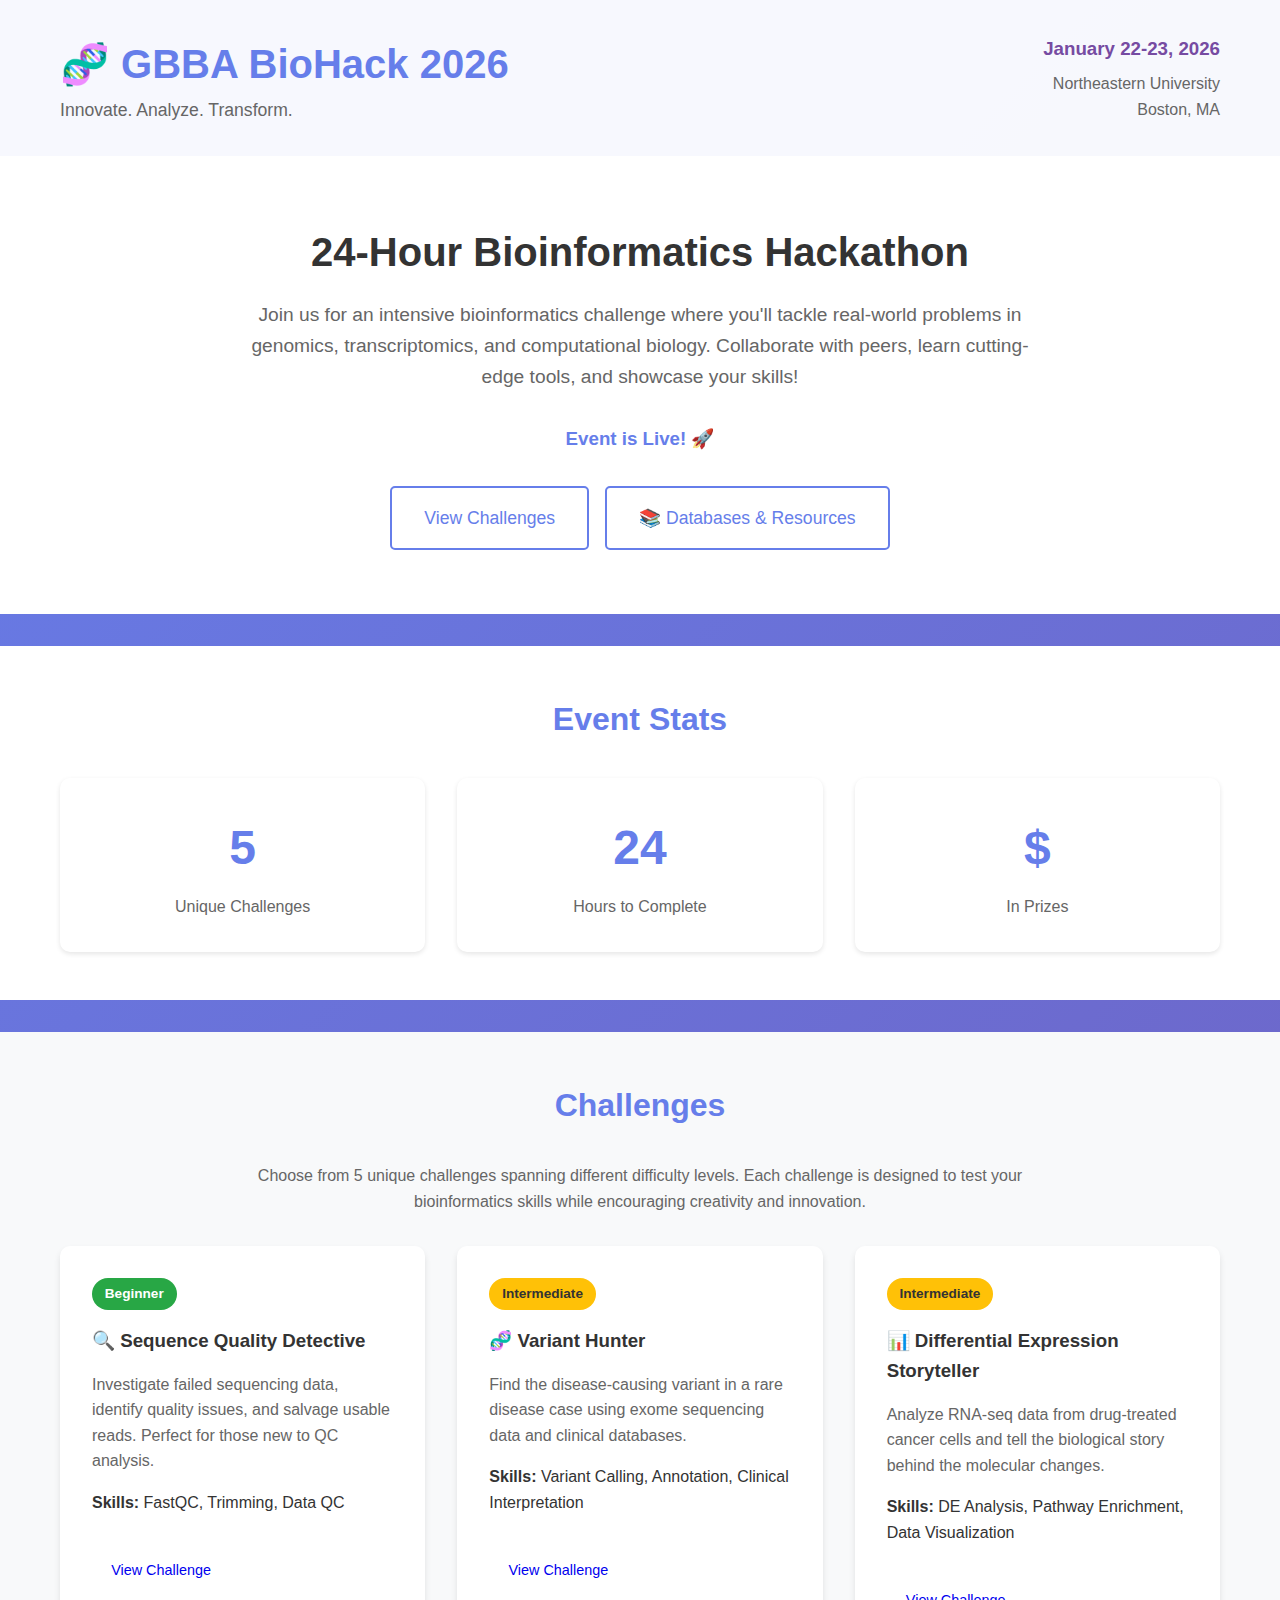
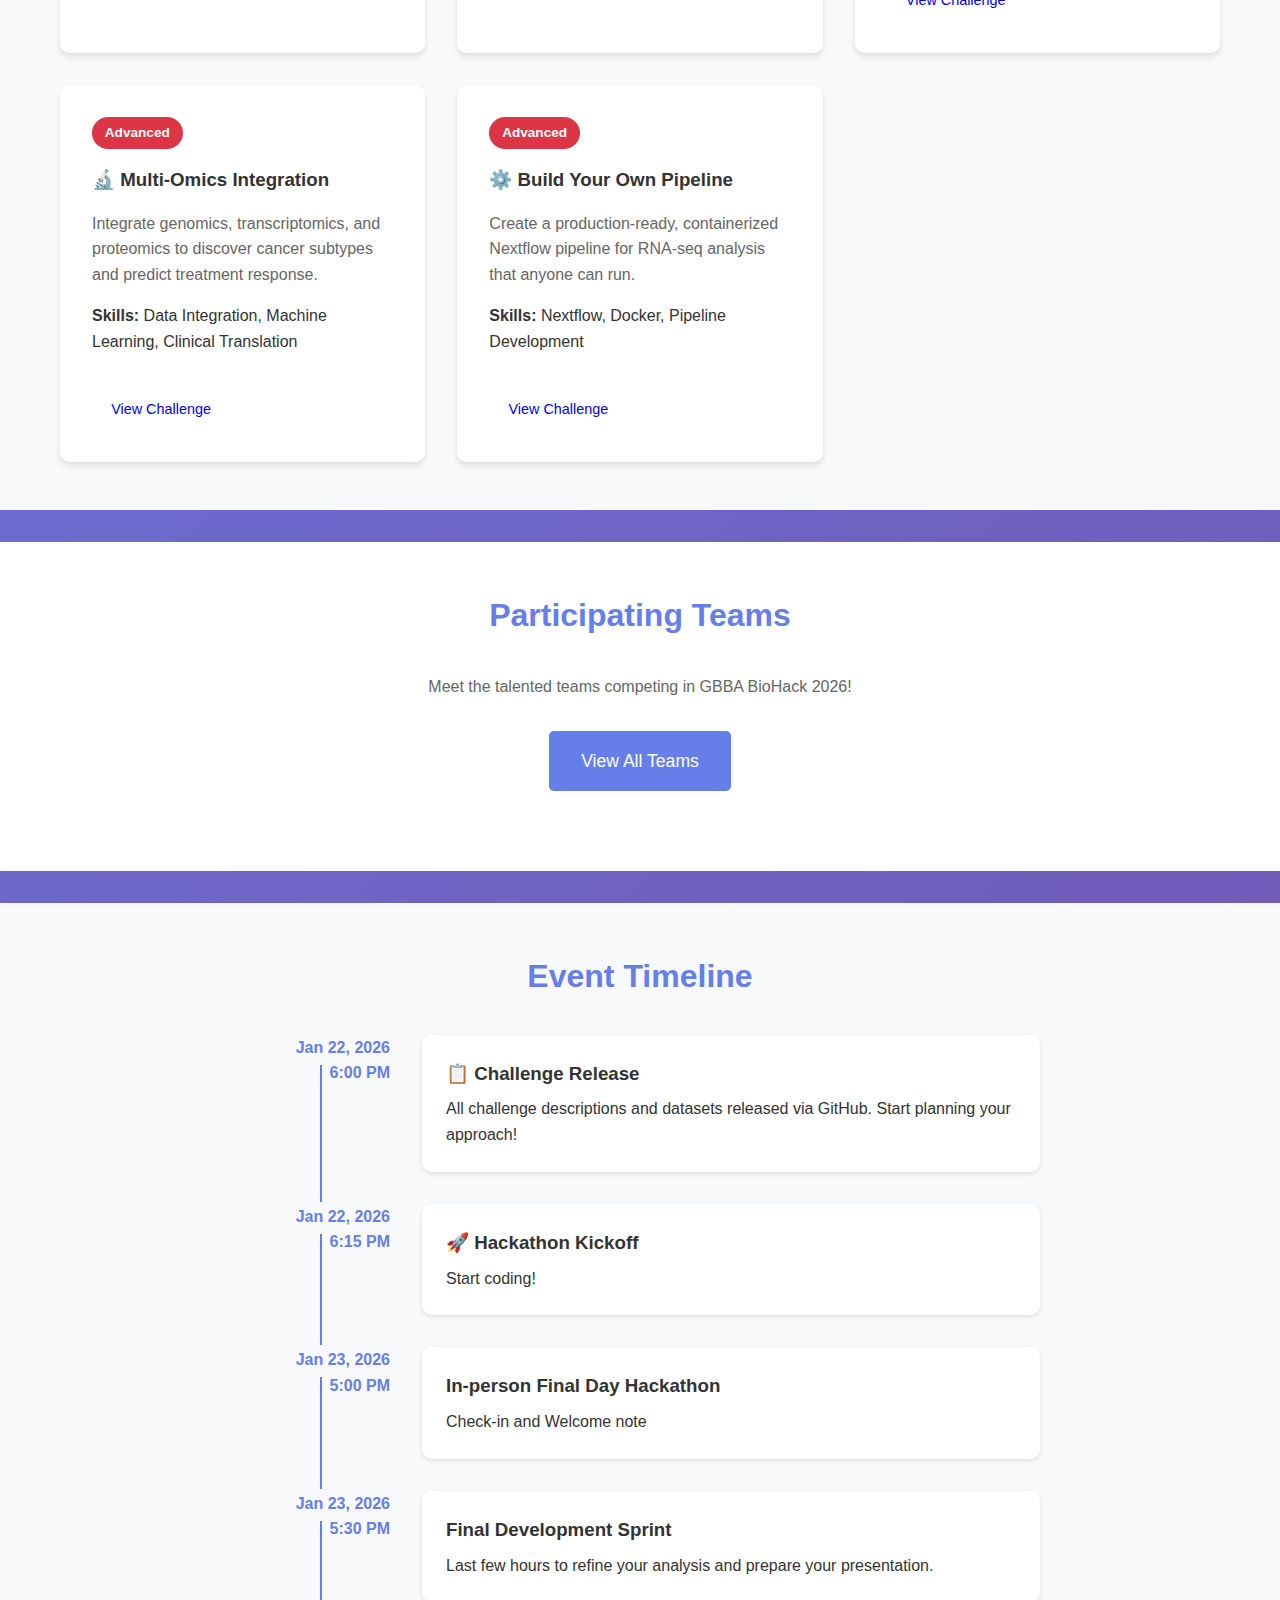
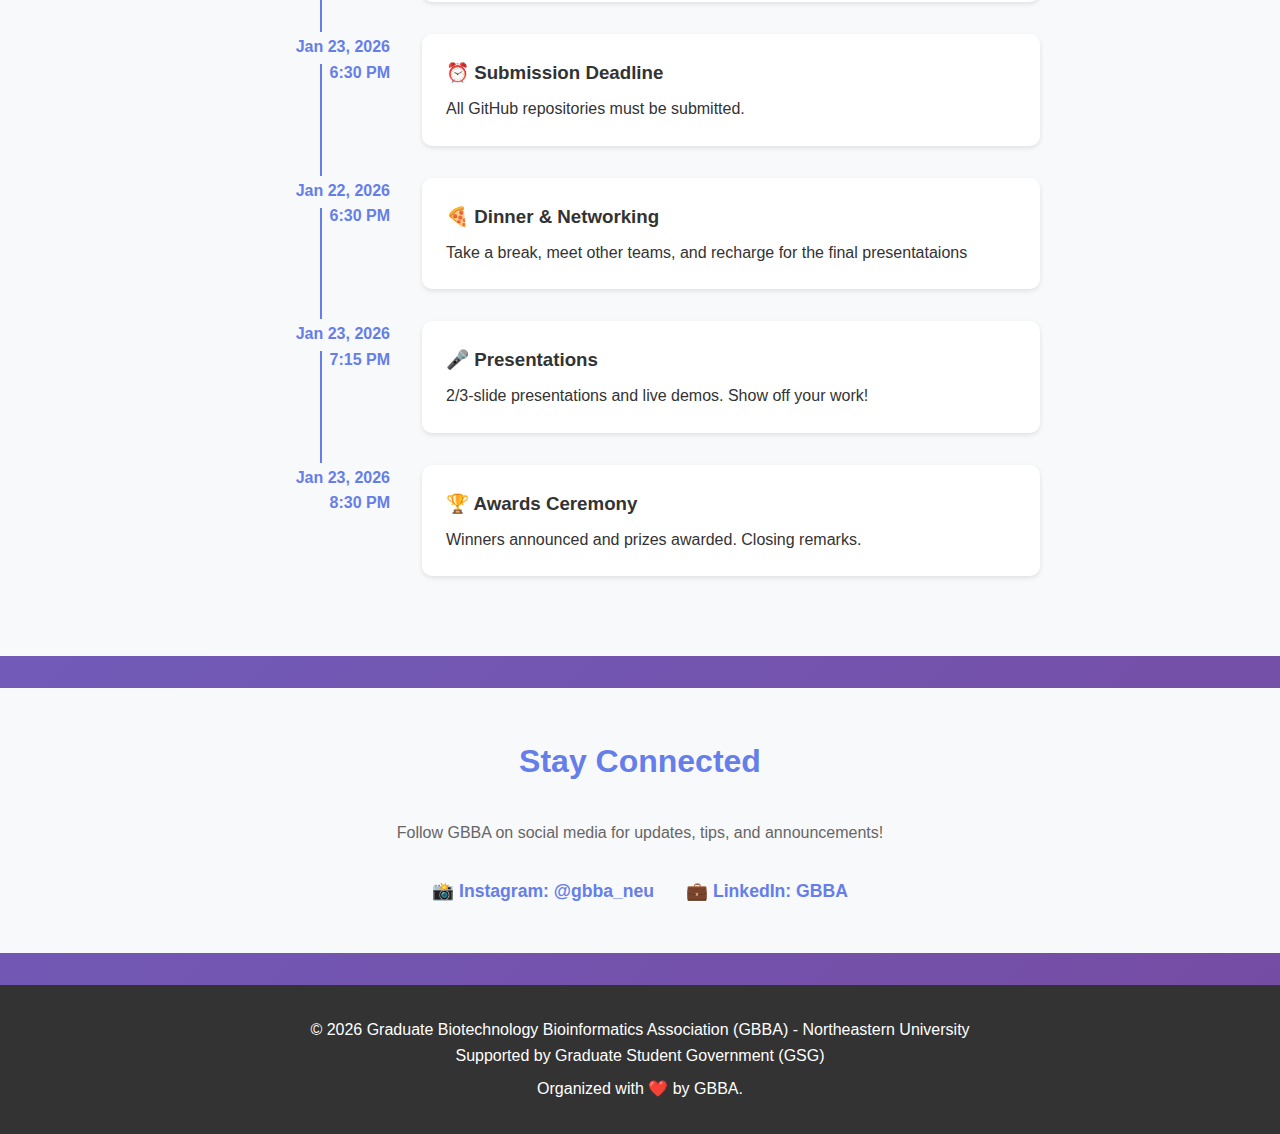
<file: index.html>
<!DOCTYPE html>
<html lang="en">
<head>
    <meta charset="UTF-8">
    <meta name="viewport" content="width=device-width, initial-scale=1.0">
    <title>GBBA BioHack 2026</title>
    <link rel="stylesheet" href="css/style.css">
</head>
<body>
    <header>
        <div class="container">
            <div class="header-content">
                <div class="logo">
                    <h1>🧬 GBBA BioHack 2026</h1>
                    <p>Innovate. Analyze. Transform.</p>
                </div>
                <div class="event-details">
                    <h3>January 22-23, 2026</h3>
                    <p>Northeastern University</p>
                    <p>Boston, MA</p>
                </div>
            </div>
        </div>
    </header>

    <section class="hero">
        <div class="container">
            <h2>24-Hour Bioinformatics Hackathon</h2>
            <p>Join us for an intensive bioinformatics challenge where you'll tackle real-world problems in genomics, transcriptomics, and computational biology. Collaborate with peers, learn cutting-edge tools, and showcase your skills!</p>
            
            <div class="countdown">
                <div class="countdown-item">
                    <span id="days">03</span>
                    <p>Days</p>
                </div>
                <div class="countdown-item">
                    <span id="hours">14</span>
                    <p>Hours</p>
                </div>
                <div class="countdown-item">
                    <span id="minutes">27</span>
                    <p>Minutes</p>
                </div>
                <div class="countdown-item">
                    <span id="seconds">45</span>
                    <p>Seconds</p>
                </div>
            </div>

            <div class="cta-buttons">
                <a href="#challenges" class="btn btn-secondary">View Challenges</a>
                <a href="databases.html" class="btn btn-secondary">📚 Databases & Resources</a>
            </div>
        </div>
    </section>

    <section class="section">
        <div class="container">
            <h2>Event Stats</h2>
            <div class="stats">
                <div class="stat-card">
                    <h3>5</h3>
                    <p>Unique Challenges</p>
                </div>
                <div class="stat-card">
                    <h3>24</h3>
                    <p>Hours to Complete</p>
                </div>
                <div class="stat-card">
                    <h3>$</h3>
                    <p>In Prizes</p>
                </div>
            </div>
        </div>
    </section>

    <section class="section section-alt" id="challenges">
        <div class="container">
            <h2>Challenges</h2>
            <p style="text-align: center; max-width: 800px; margin: 0 auto 2rem; color: #666;">
                Choose from 5 unique challenges spanning different difficulty levels. Each challenge is designed to test your bioinformatics skills while encouraging creativity and innovation.
            </p>
            
            <div class="challenges-grid">
                <div class="challenge-card">
                    <span class="difficulty beginner">Beginner</span>
                    <h3>🔍 Sequence Quality Detective</h3>
                    <p>Investigate failed sequencing data, identify quality issues, and salvage usable reads. Perfect for those new to QC analysis.</p>
                    <strong>Skills:</strong> FastQC, Trimming, Data QC
                    <br><br>
                    <a href="challenges/challenge1.html" class="btn btn-small">View Challenge</a>
                </div>

                <div class="challenge-card">
                    <span class="difficulty intermediate">Intermediate</span>
                    <h3>🧬 Variant Hunter</h3>
                    <p>Find the disease-causing variant in a rare disease case using exome sequencing data and clinical databases.</p>
                    <strong>Skills:</strong> Variant Calling, Annotation, Clinical Interpretation
                    <br><br>
                    <a href="challenges/challenge2.html" class="btn btn-small">View Challenge</a>
                </div>

                <div class="challenge-card">
                    <span class="difficulty intermediate">Intermediate</span>
                    <h3>📊 Differential Expression Storyteller</h3>
                    <p>Analyze RNA-seq data from drug-treated cancer cells and tell the biological story behind the molecular changes.</p>
                    <strong>Skills:</strong> DE Analysis, Pathway Enrichment, Data Visualization
                    <br><br>
                    <a href="challenges/challenge3.html" class="btn btn-small">View Challenge</a>
                </div>

                <div class="challenge-card">
                    <span class="difficulty advanced">Advanced</span>
                    <h3>🔬 Multi-Omics Integration</h3>
                    <p>Integrate genomics, transcriptomics, and proteomics to discover cancer subtypes and predict treatment response.</p>
                    <strong>Skills:</strong> Data Integration, Machine Learning, Clinical Translation
                    <br><br>
                    <a href="challenges/challenge4.html" class="btn btn-small">View Challenge</a>
                </div>

                <div class="challenge-card">
                    <span class="difficulty advanced">Advanced</span>
                    <h3>⚙️ Build Your Own Pipeline</h3>
                    <p>Create a production-ready, containerized Nextflow pipeline for RNA-seq analysis that anyone can run.</p>
                    <strong>Skills:</strong> Nextflow, Docker, Pipeline Development
                    <br><br>
                    <a href="challenges/challenge5.html" class="btn btn-small">View Challenge</a>
                </div>
            </div>
        </div>
    </section>

    <section class="section" id="teams">
        <div class="container">
            <h2>Participating Teams</h2>
            <p style="text-align: center; max-width: 800px; margin: 0 auto 2rem; color: #666;">
                Meet the talented teams competing in GBBA BioHack 2026!
            </p>
            <div style="text-align: center; margin: 2rem 0;">
                <a href="teams.html" class="btn btn-primary">View All Teams</a>
            </div>
        </div>
    </section>

    <section class="section section-alt" id="timeline">
        <div class="container">
            <h2>Event Timeline</h2>
            <div class="timeline">
                <div class="timeline-item">
                    <div class="timeline-date">Jan 22, 2026<br>6:00 PM</div>
                    <div class="timeline-content">
                        <h3>📋 Challenge Release</h3>
                        <p>All challenge descriptions and datasets released via GitHub. Start planning your approach!</p>
                    </div>
                </div>

                <div class="timeline-item">
                    <div class="timeline-date">Jan 22, 2026<br>6:15 PM</div>
                    <div class="timeline-content">
                        <h3>🚀 Hackathon Kickoff</h3>
                        <p>Start coding!</p>
                    </div>
                </div>

                <div class="timeline-item">
                    <div class="timeline-date">Jan 23, 2026<br>5:00 PM</div>
                    <div class="timeline-content">
                        <h3>In-person Final Day Hackathon</h3>
                        <p>Check-in and Welcome note</p>
                    </div>
                </div>

                <div class="timeline-item">
                    <div class="timeline-date">Jan 23, 2026<br>5:30 PM</div>
                    <div class="timeline-content">
                        <h3>Final Development Sprint</h3>
                        <p>Last few hours to refine your analysis and prepare your presentation.</p>
                    </div>
                </div>

                <div class="timeline-item">
                    <div class="timeline-date">Jan 23, 2026<br>6:30 PM</div>
                    <div class="timeline-content">
                        <h3>⏰ Submission Deadline</h3>
                        <p>All GitHub repositories must be submitted.</p>
                    </div>
                </div>

                <div class="timeline-item">
                    <div class="timeline-date">Jan 22, 2026<br>6:30 PM</div>
                    <div class="timeline-content">
                        <h3>🍕 Dinner & Networking</h3>
                        <p>Take a break, meet other teams, and recharge for the final presentataions</p>
                    </div>
                </div>

                <div class="timeline-item">
                    <div class="timeline-date">Jan 23, 2026<br>7:15 PM</div>
                    <div class="timeline-content">
                        <h3>🎤 Presentations</h3>
                        <p>2/3-slide presentations and live demos. Show off your work!</p>
                    </div>
                </div>

                <div class="timeline-item">
                    <div class="timeline-date">Jan 23, 2026<br>8:30 PM</div>
                    <div class="timeline-content">
                        <h3>🏆 Awards Ceremony</h3>
                        <p>Winners announced and prizes awarded. Closing remarks.</p>
                    </div>
                </div>
            </div>
        </div>
    </section>

    <section class="section section-alt">
        <div class="container">
            <h2>Stay Connected</h2>
            <p style="text-align: center; max-width: 600px; margin: 0 auto 2rem; color: #666;">
                Follow GBBA on social media for updates, tips, and announcements!
            </p>
            <div class="social-links">
                <a href="https://www.instagram.com/gbba_neu/" class="social-link" target="_blank">
                    📸 Instagram: @gbba_neu
                </a>
                <a href="https://www.linkedin.com/company/gbbaneu/" class="social-link" target="_blank">
                    💼 LinkedIn: GBBA
                </a>
            </div>
        </div>
    </section>

    <footer>
        <div class="container">
            <p>&copy; 2026 Graduate Biotechnology Bioinformatics Association (GBBA) - Northeastern University</p>
            <p>Supported by Graduate Student Government (GSG)</p>
            <p style="margin-top: 0.5rem;">Organized with ❤️ by GBBA.</p>
        </div>
    </footer>

    <script>
        // Countdown timer
        const countdownDate = new Date("Jan 23, 2026 18:30:00").getTime();

        const updateCountdown = () => {
            const now = new Date().getTime();
            const distance = countdownDate - now;

            const days = Math.floor(distance / (1000 * 60 * 60 * 24));
            const hours = Math.floor((distance % (1000 * 60 * 60 * 24)) / (1000 * 60 * 60));
            const minutes = Math.floor((distance % (1000 * 60 * 60)) / (1000 * 60));
            const seconds = Math.floor((distance % (1000 * 60)) / 1000);

            document.getElementById("days").textContent = String(days).padStart(2, '0');
            document.getElementById("hours").textContent = String(hours).padStart(2, '0');
            document.getElementById("minutes").textContent = String(minutes).padStart(2, '0');
            document.getElementById("seconds").textContent = String(seconds).padStart(2, '0');

            if (distance < 0) {
                clearInterval(countdownInterval);
                document.querySelector('.countdown').innerHTML = '<h3 style="color: #667eea;">Event is Live! 🚀</h3>';
            }
        };

        const countdownInterval = setInterval(updateCountdown, 1000);
        updateCountdown();
    </script>
</body>
</html>
</file>
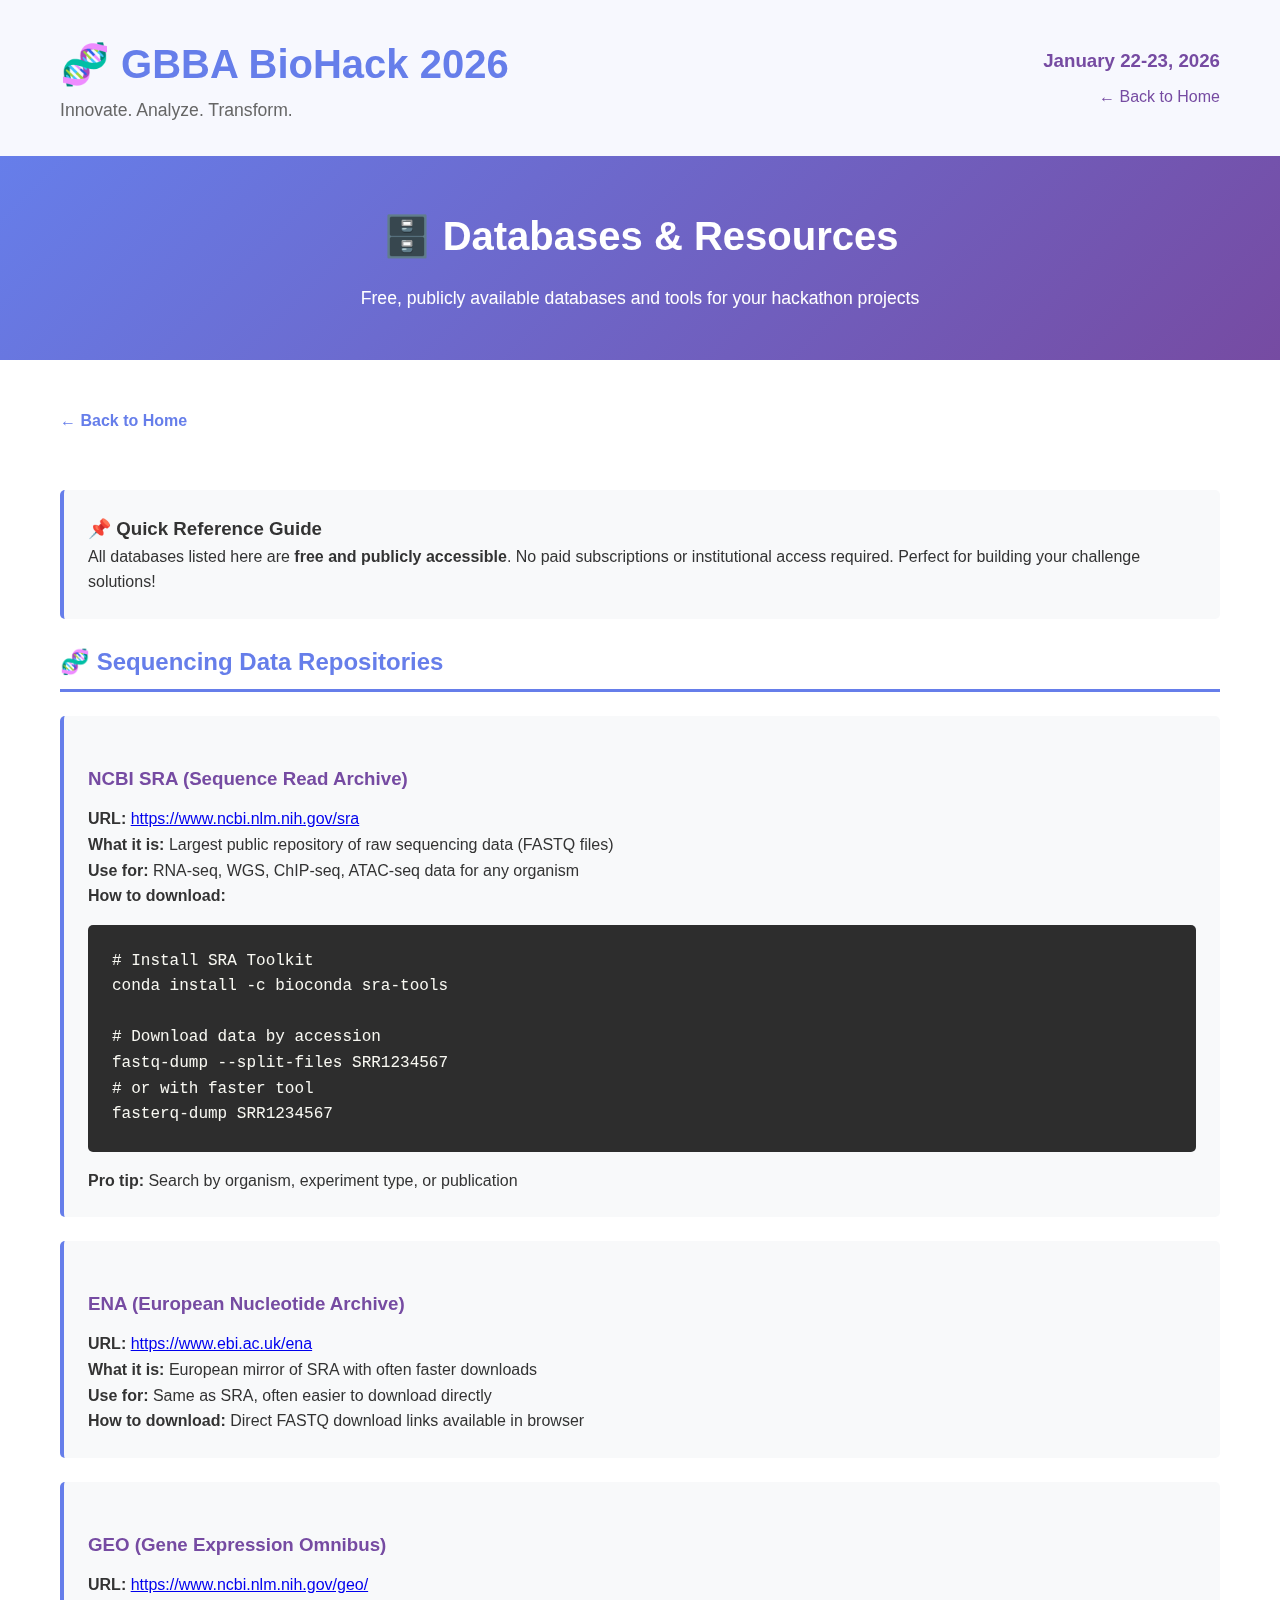
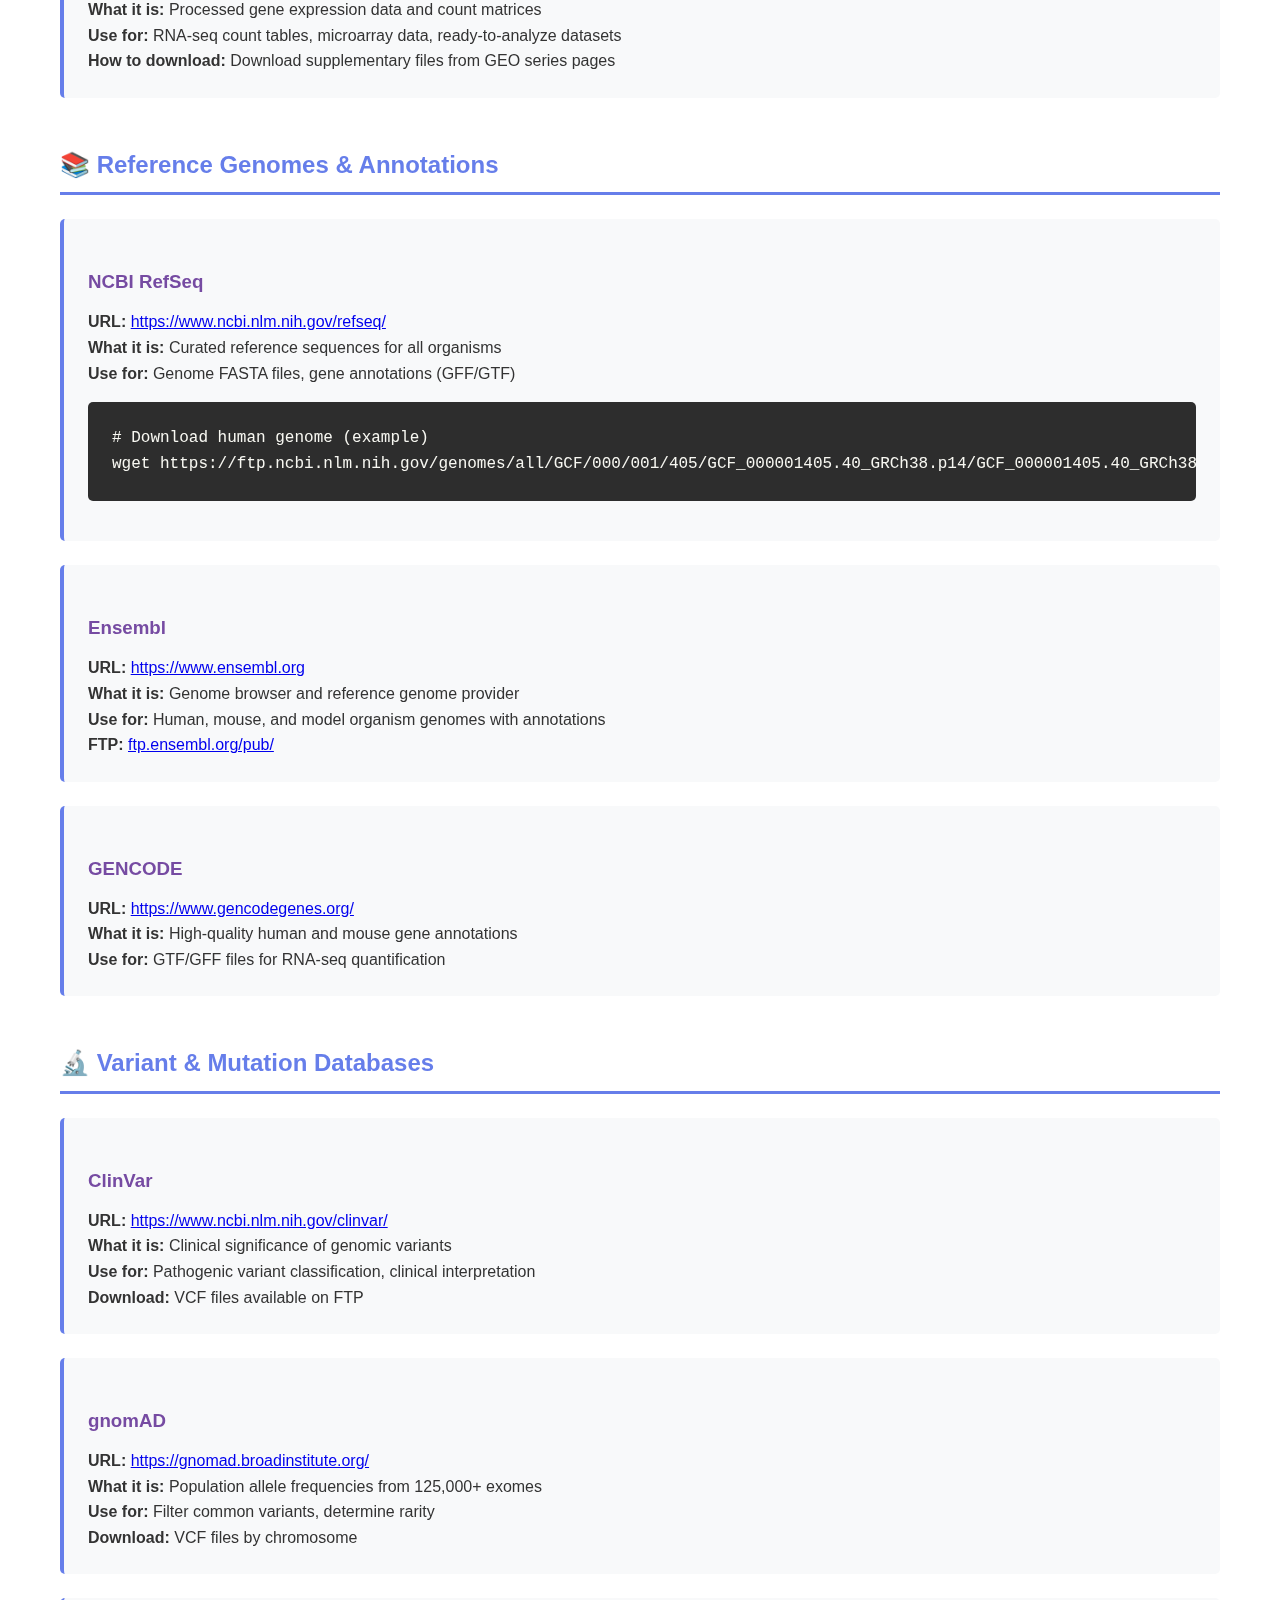
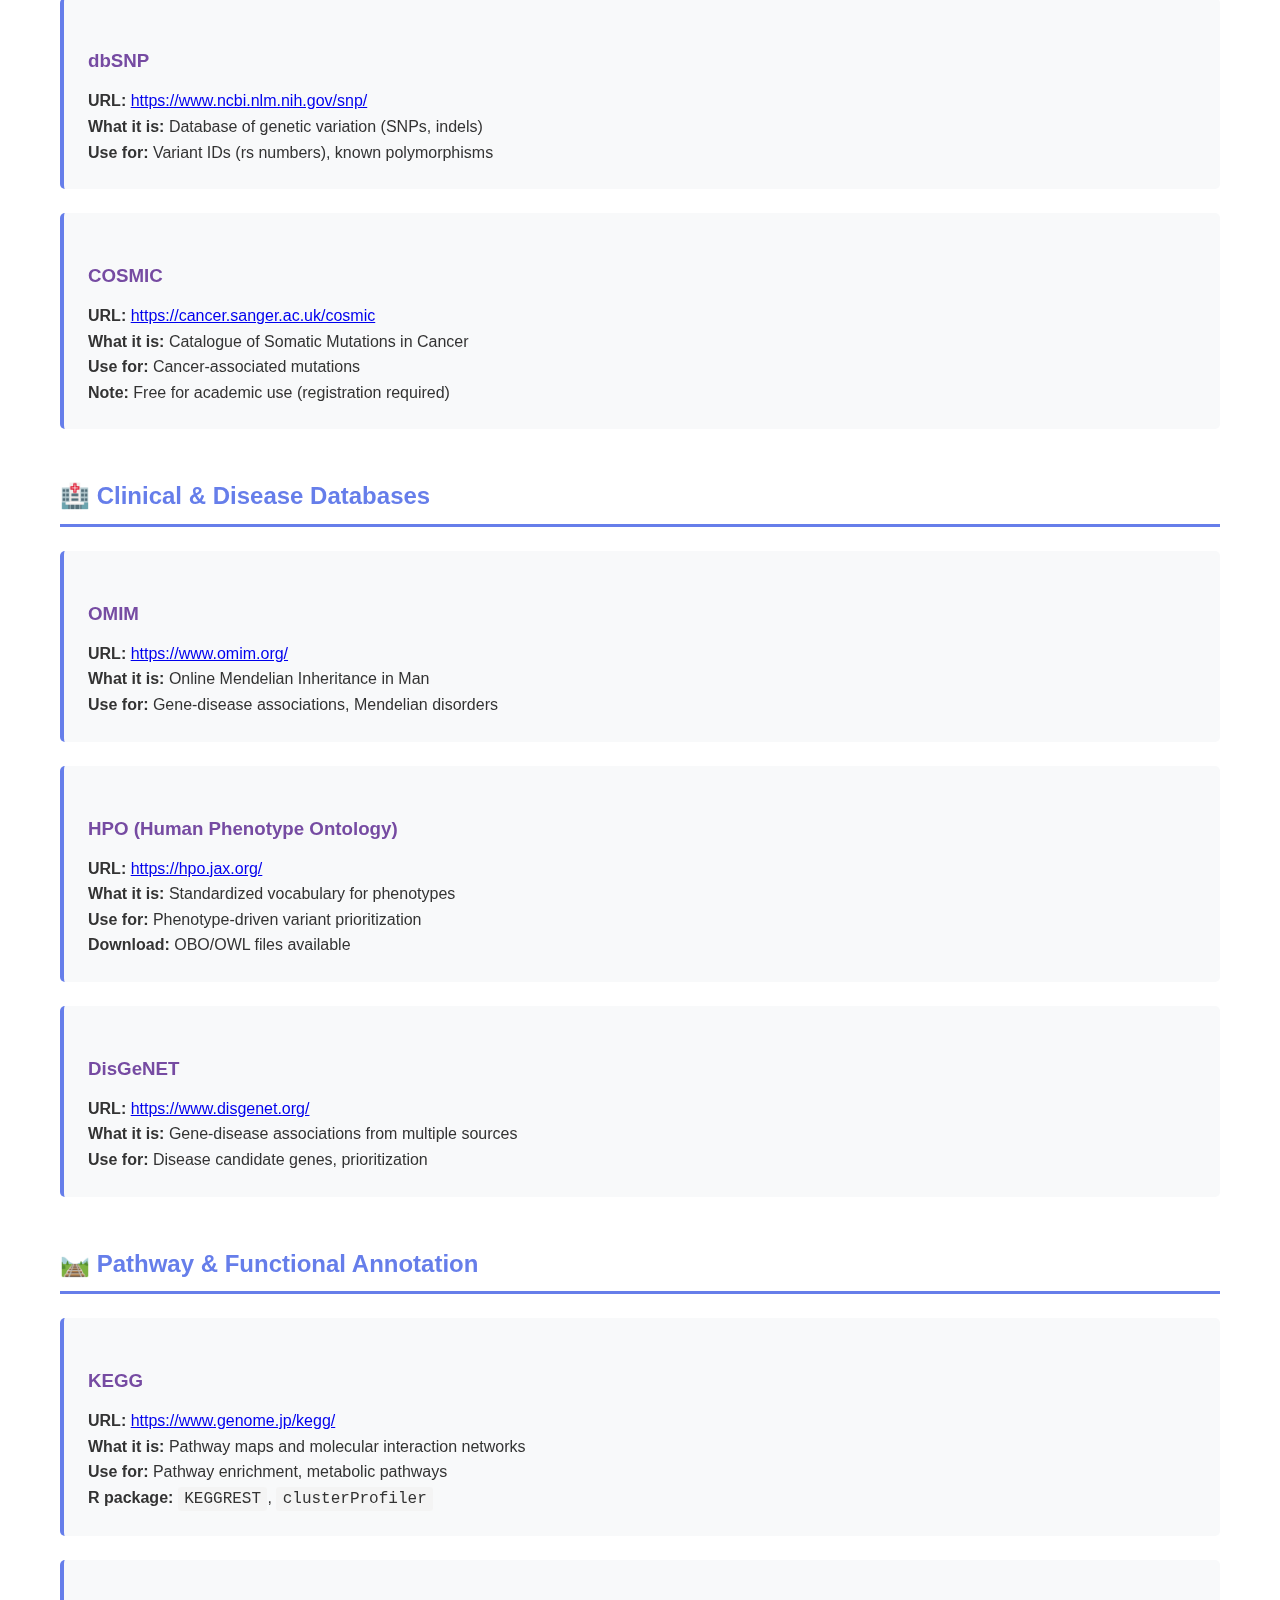
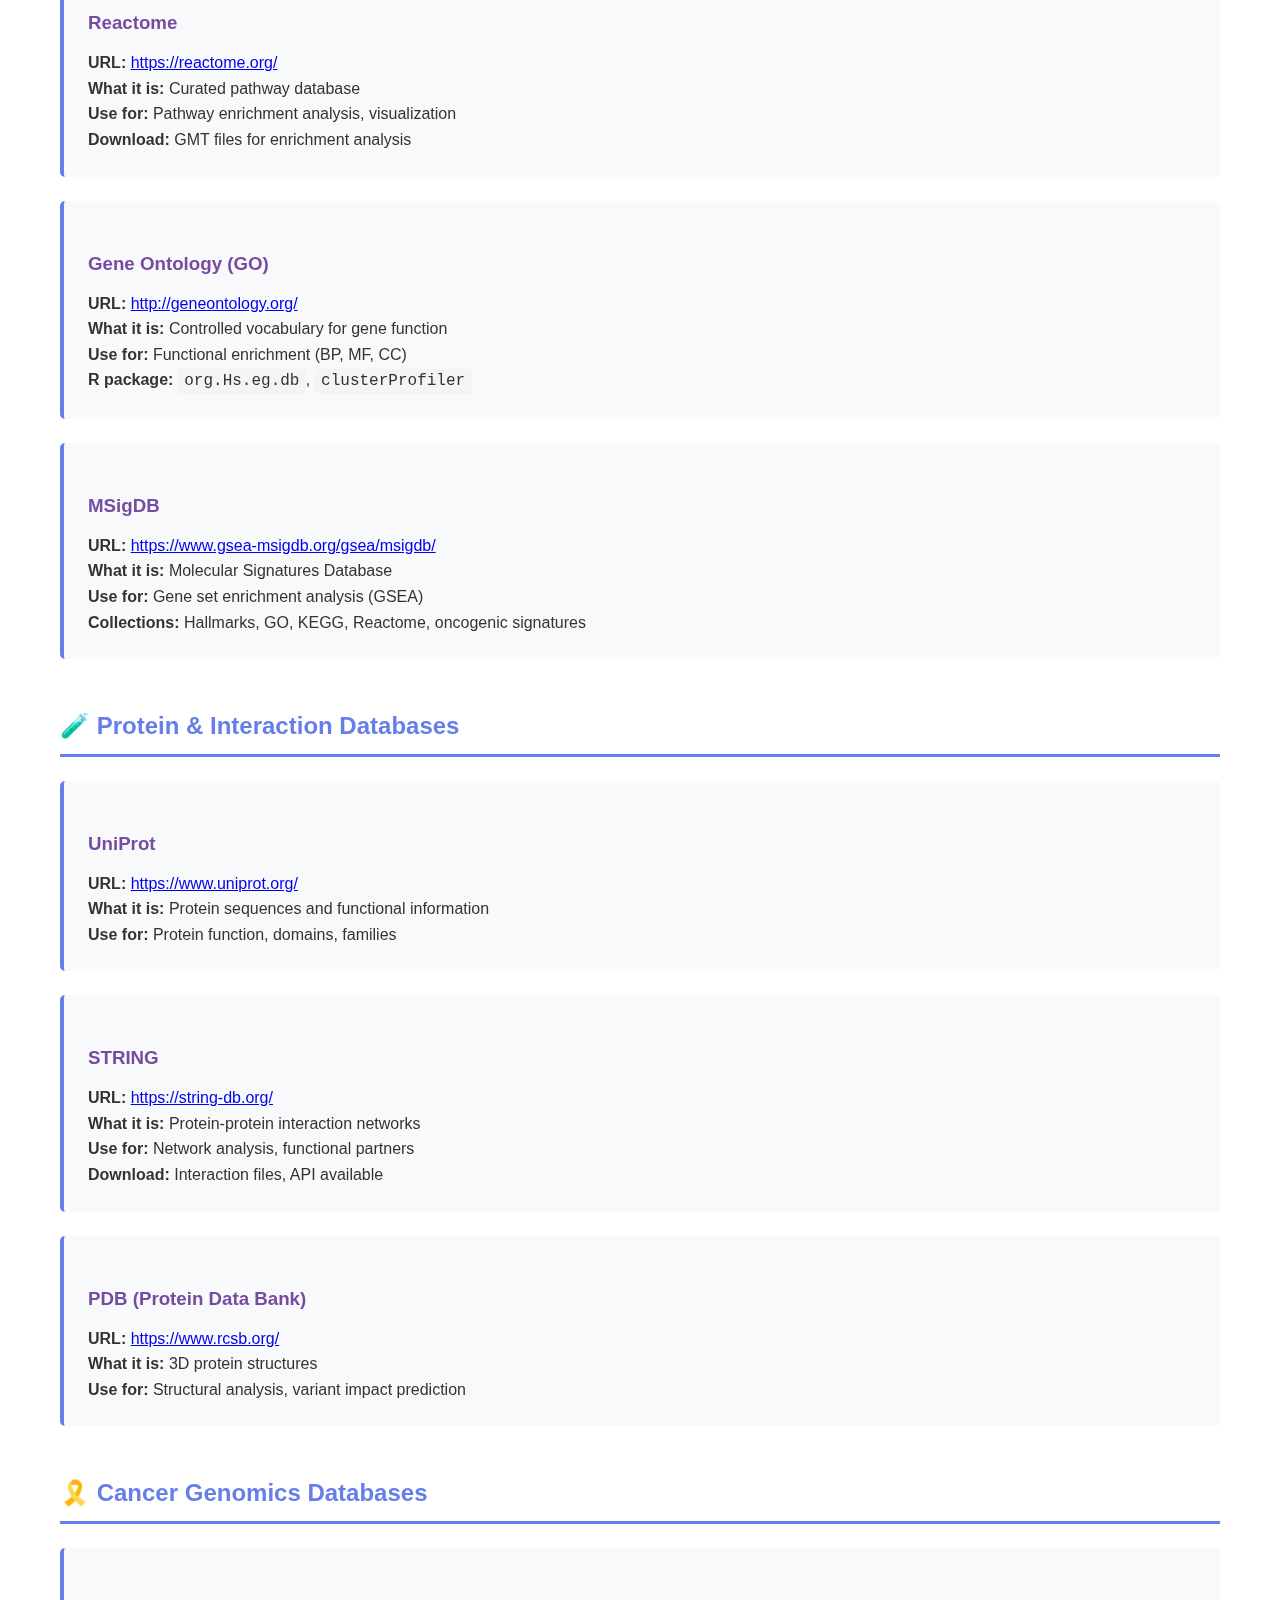
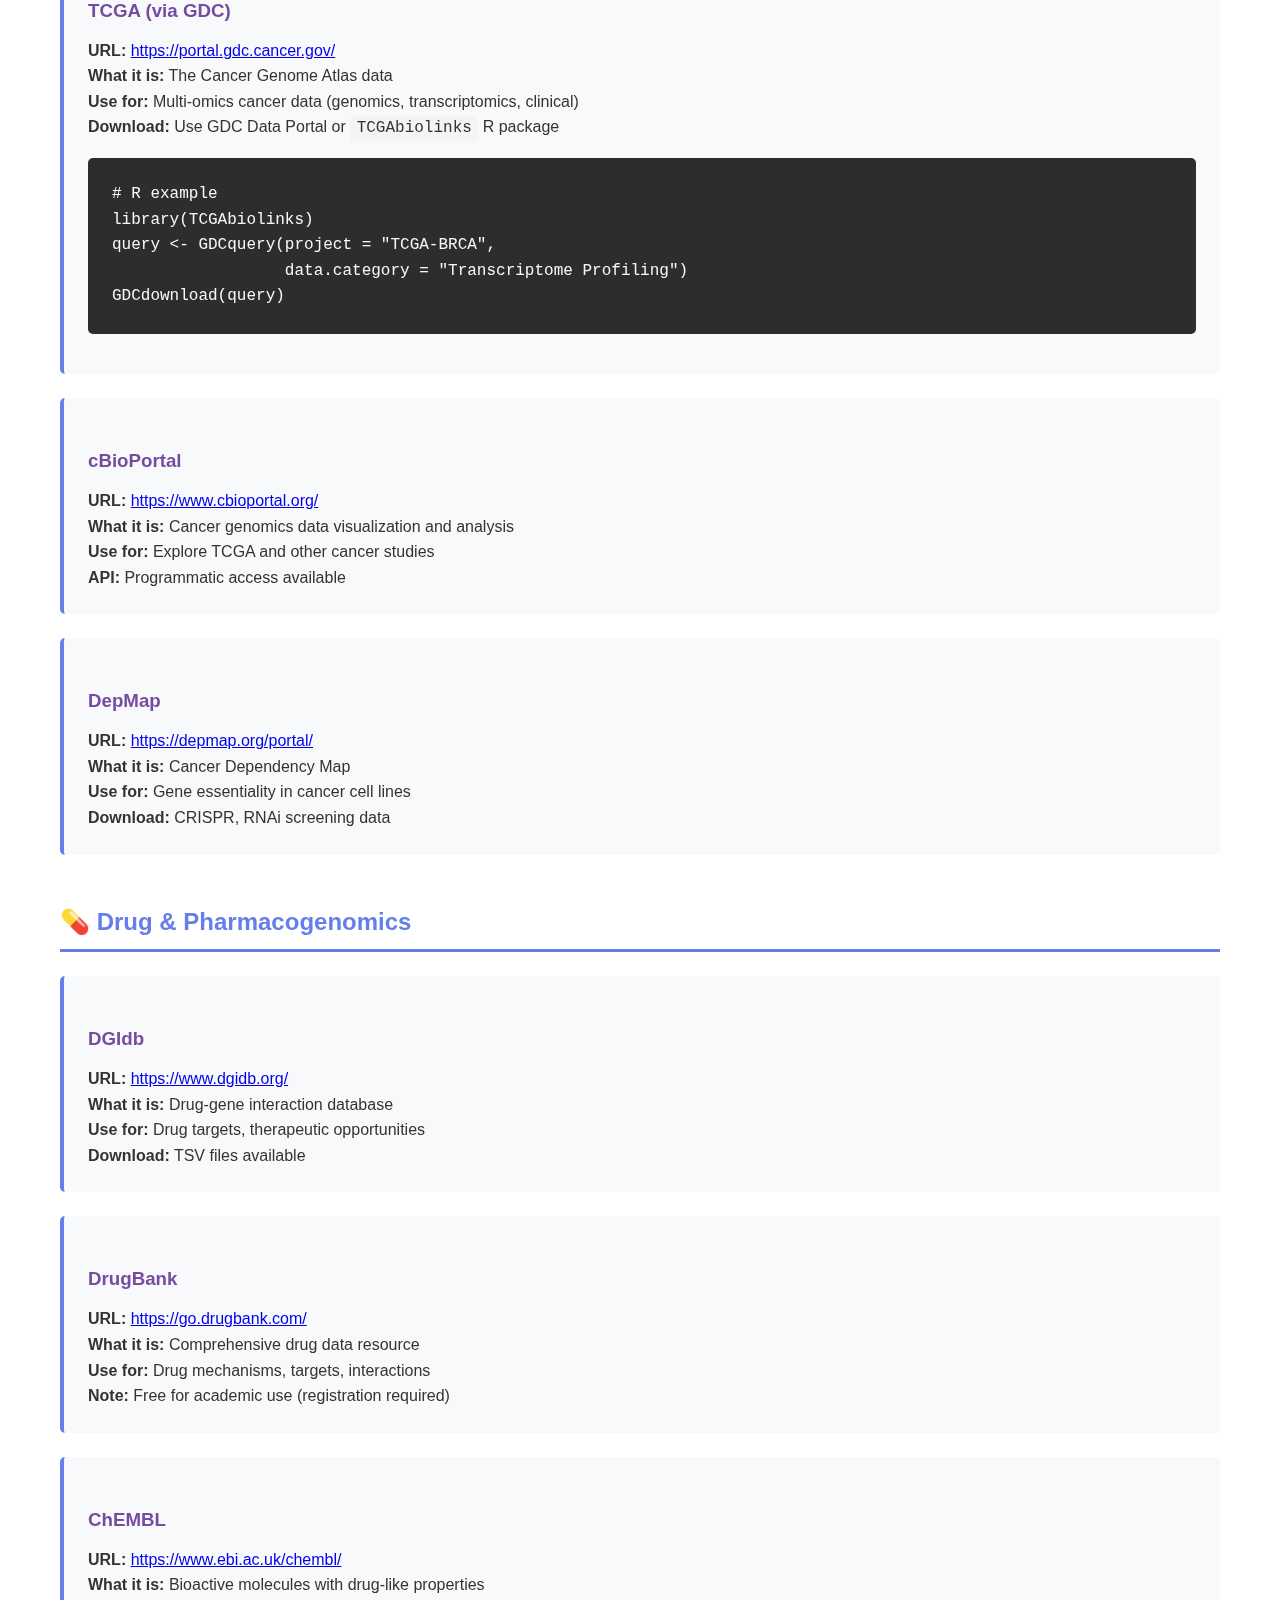
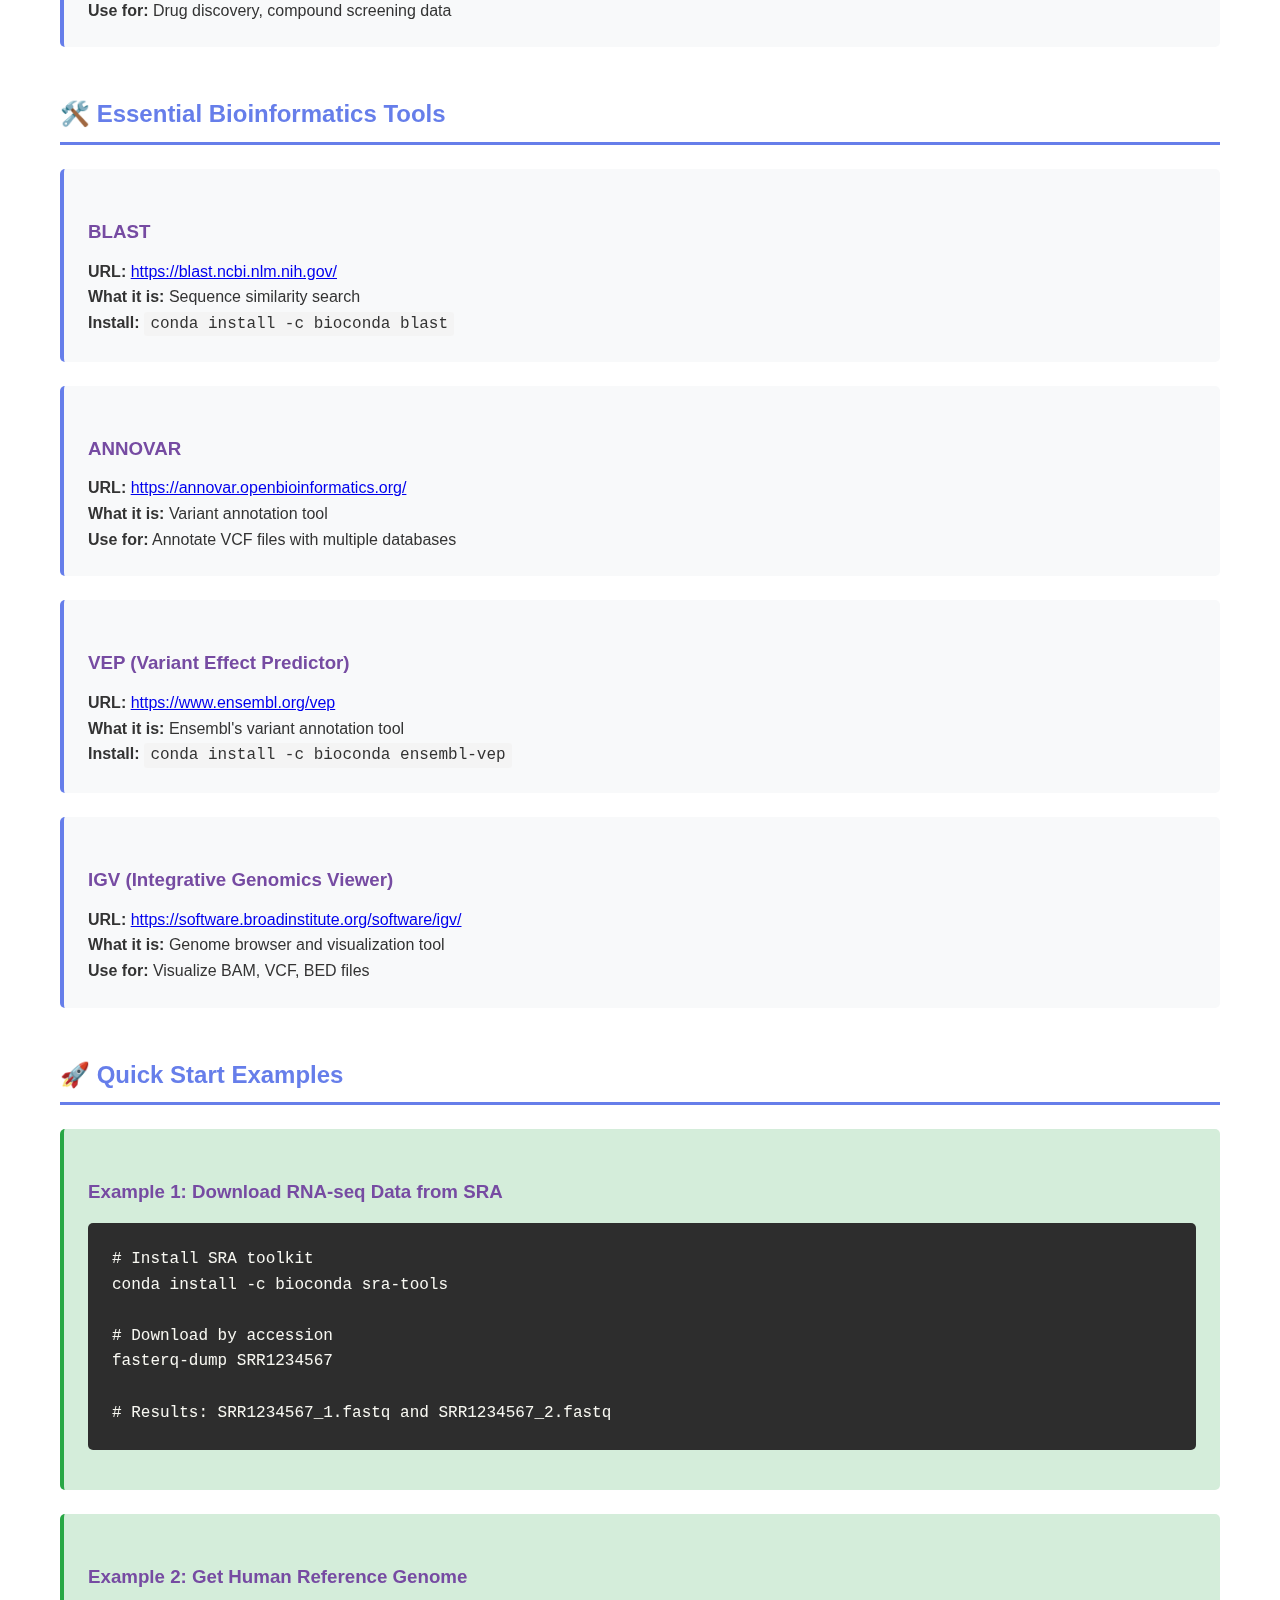
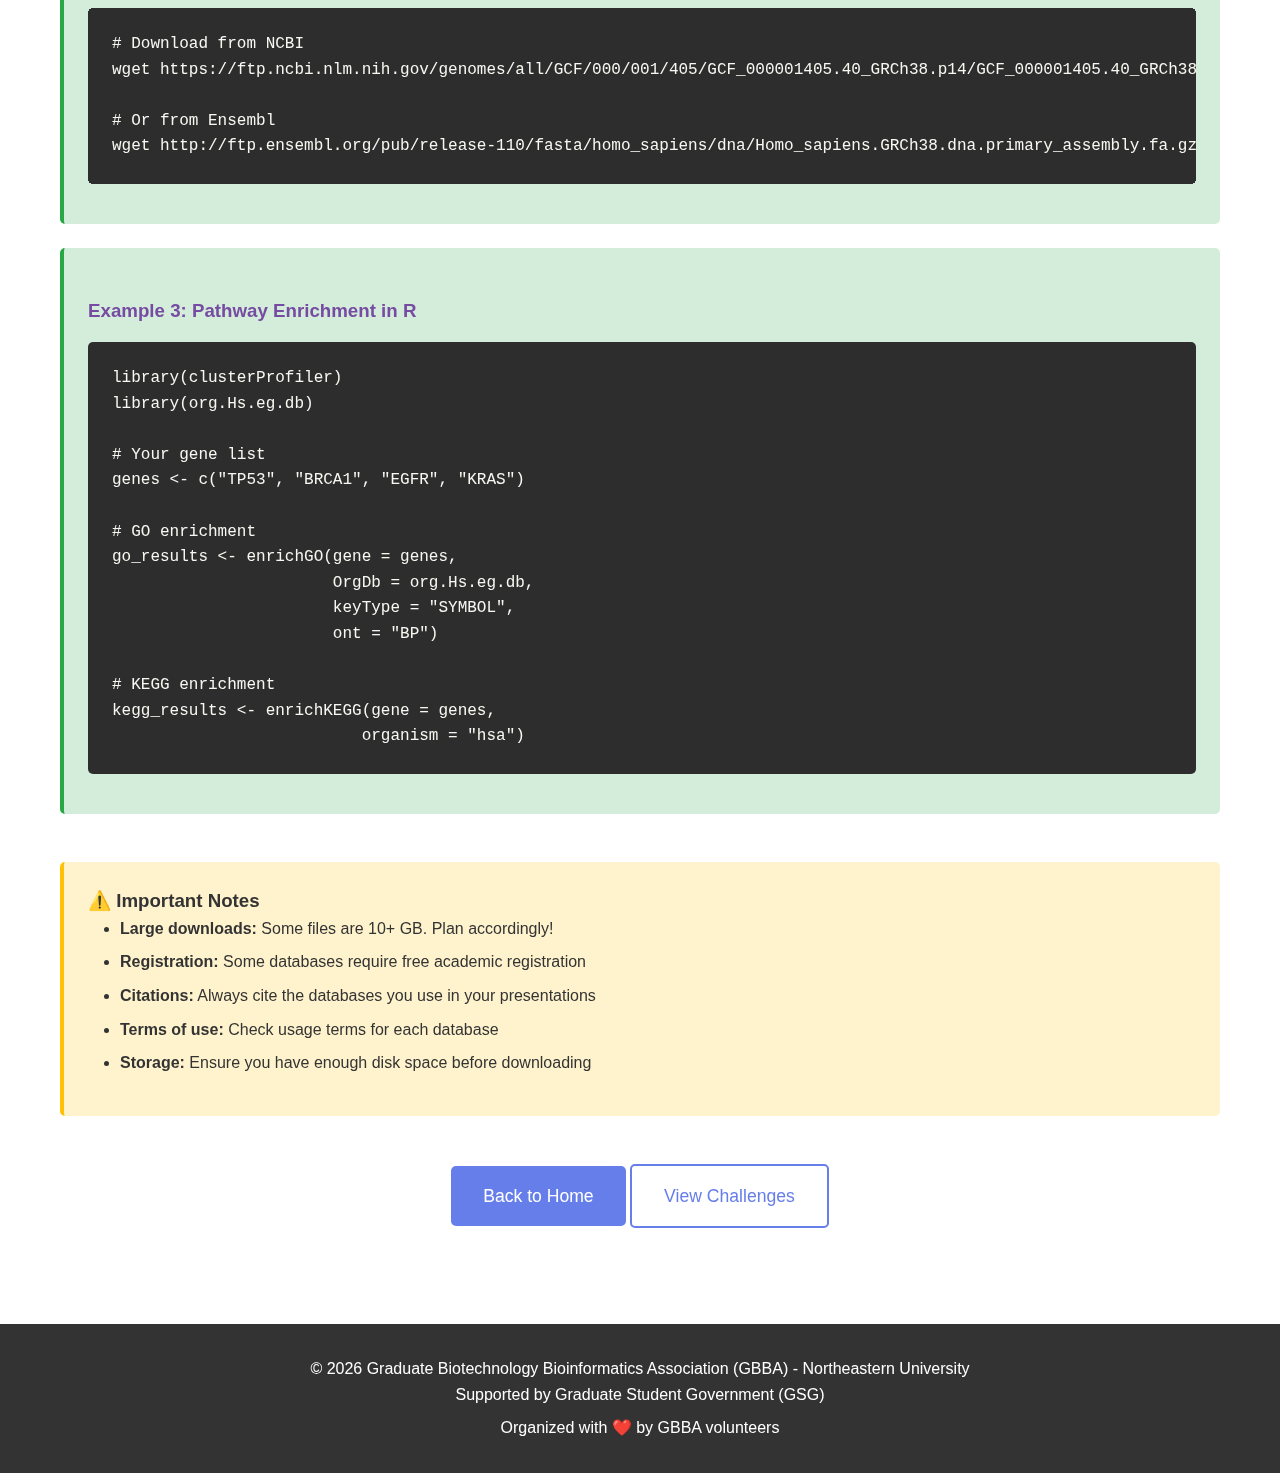
<file: databases.html>
<!DOCTYPE html>
<html lang="en">
<head>
    <meta charset="UTF-8">
    <meta name="viewport" content="width=device-width, initial-scale=1.0">
    <title>Databases & Resources | GBBA BioHack 2026</title>
    <link rel="stylesheet" href="css/style.css">
</head>
<body>
    <header>
        <div class="container">
            <div class="header-content">
                <div class="logo">
                    <h1>🧬 GBBA BioHack 2026</h1>
                    <p>Innovate. Analyze. Transform.</p>
                </div>
                <div class="event-details">
                    <h3>January 22-23, 2026</h3>
                    <p><a href="index.html" style="color: #764ba2; text-decoration: none;">← Back to Home</a></p>
                </div>
            </div>
        </div>
    </header>

    <section class="challenge-header">
        <div class="container">
            <h1>🗄️ Databases & Resources</h1>
            <p style="margin-top: 1rem; font-size: 1.1rem;">Free, publicly available databases and tools for your hackathon projects</p>
        </div>
    </section>

    <section class="challenge-content">
        <div class="container">
            <a href="index.html" class="back-link">← Back to Home</a>

            <div class="info-box">
                <h3>📌 Quick Reference Guide</h3>
                <p>All databases listed here are <strong>free and publicly accessible</strong>. No paid subscriptions or institutional access required. Perfect for building your challenge solutions!</p>
            </div>

            <!-- SEQUENCING DATA -->
            <div class="content-section">
                <h2>🧬 Sequencing Data Repositories</h2>
                
                <div class="info-box">
                    <h3>NCBI SRA (Sequence Read Archive)</h3>
                    <p><strong>URL:</strong> <a href="https://www.ncbi.nlm.nih.gov/sra" target="_blank">https://www.ncbi.nlm.nih.gov/sra</a></p>
                    <p><strong>What it is:</strong> Largest public repository of raw sequencing data (FASTQ files)</p>
                    <p><strong>Use for:</strong> RNA-seq, WGS, ChIP-seq, ATAC-seq data for any organism</p>
                    <p><strong>How to download:</strong></p>
                    <pre><code># Install SRA Toolkit
conda install -c bioconda sra-tools

# Download data by accession
fastq-dump --split-files SRR1234567
# or with faster tool
fasterq-dump SRR1234567</code></pre>
                    <p><strong>Pro tip:</strong> Search by organism, experiment type, or publication</p>
                </div>

                <div class="info-box">
                    <h3>ENA (European Nucleotide Archive)</h3>
                    <p><strong>URL:</strong> <a href="https://www.ebi.ac.uk/ena" target="_blank">https://www.ebi.ac.uk/ena</a></p>
                    <p><strong>What it is:</strong> European mirror of SRA with often faster downloads</p>
                    <p><strong>Use for:</strong> Same as SRA, often easier to download directly</p>
                    <p><strong>How to download:</strong> Direct FASTQ download links available in browser</p>
                </div>

                <div class="info-box">
                    <h3>GEO (Gene Expression Omnibus)</h3>
                    <p><strong>URL:</strong> <a href="https://www.ncbi.nlm.nih.gov/geo/" target="_blank">https://www.ncbi.nlm.nih.gov/geo/</a></p>
                    <p><strong>What it is:</strong> Processed gene expression data and count matrices</p>
                    <p><strong>Use for:</strong> RNA-seq count tables, microarray data, ready-to-analyze datasets</p>
                    <p><strong>How to download:</strong> Download supplementary files from GEO series pages</p>
                </div>
            </div>

            <!-- REFERENCE GENOMES -->
            <div class="content-section">
                <h2>📚 Reference Genomes & Annotations</h2>
                
                <div class="info-box">
                    <h3>NCBI RefSeq</h3>
                    <p><strong>URL:</strong> <a href="https://www.ncbi.nlm.nih.gov/refseq/" target="_blank">https://www.ncbi.nlm.nih.gov/refseq/</a></p>
                    <p><strong>What it is:</strong> Curated reference sequences for all organisms</p>
                    <p><strong>Use for:</strong> Genome FASTA files, gene annotations (GFF/GTF)</p>
                    <pre><code># Download human genome (example)
wget https://ftp.ncbi.nlm.nih.gov/genomes/all/GCF/000/001/405/GCF_000001405.40_GRCh38.p14/GCF_000001405.40_GRCh38.p14_genomic.fna.gz</code></pre>
                </div>

                <div class="info-box">
                    <h3>Ensembl</h3>
                    <p><strong>URL:</strong> <a href="https://www.ensembl.org" target="_blank">https://www.ensembl.org</a></p>
                    <p><strong>What it is:</strong> Genome browser and reference genome provider</p>
                    <p><strong>Use for:</strong> Human, mouse, and model organism genomes with annotations</p>
                    <p><strong>FTP:</strong> <a href="http://ftp.ensembl.org/pub/" target="_blank">ftp.ensembl.org/pub/</a></p>
                </div>

                <div class="info-box">
                    <h3>GENCODE</h3>
                    <p><strong>URL:</strong> <a href="https://www.gencodegenes.org/" target="_blank">https://www.gencodegenes.org/</a></p>
                    <p><strong>What it is:</strong> High-quality human and mouse gene annotations</p>
                    <p><strong>Use for:</strong> GTF/GFF files for RNA-seq quantification</p>
                </div>
            </div>

            <!-- VARIANT DATABASES -->
            <div class="content-section">
                <h2>🔬 Variant & Mutation Databases</h2>
                
                <div class="info-box">
                    <h3>ClinVar</h3>
                    <p><strong>URL:</strong> <a href="https://www.ncbi.nlm.nih.gov/clinvar/" target="_blank">https://www.ncbi.nlm.nih.gov/clinvar/</a></p>
                    <p><strong>What it is:</strong> Clinical significance of genomic variants</p>
                    <p><strong>Use for:</strong> Pathogenic variant classification, clinical interpretation</p>
                    <p><strong>Download:</strong> VCF files available on FTP</p>
                </div>

                <div class="info-box">
                    <h3>gnomAD</h3>
                    <p><strong>URL:</strong> <a href="https://gnomad.broadinstitute.org/" target="_blank">https://gnomad.broadinstitute.org/</a></p>
                    <p><strong>What it is:</strong> Population allele frequencies from 125,000+ exomes</p>
                    <p><strong>Use for:</strong> Filter common variants, determine rarity</p>
                    <p><strong>Download:</strong> VCF files by chromosome</p>
                </div>

                <div class="info-box">
                    <h3>dbSNP</h3>
                    <p><strong>URL:</strong> <a href="https://www.ncbi.nlm.nih.gov/snp/" target="_blank">https://www.ncbi.nlm.nih.gov/snp/</a></p>
                    <p><strong>What it is:</strong> Database of genetic variation (SNPs, indels)</p>
                    <p><strong>Use for:</strong> Variant IDs (rs numbers), known polymorphisms</p>
                </div>

                <div class="info-box">
                    <h3>COSMIC</h3>
                    <p><strong>URL:</strong> <a href="https://cancer.sanger.ac.uk/cosmic" target="_blank">https://cancer.sanger.ac.uk/cosmic</a></p>
                    <p><strong>What it is:</strong> Catalogue of Somatic Mutations in Cancer</p>
                    <p><strong>Use for:</strong> Cancer-associated mutations</p>
                    <p><strong>Note:</strong> Free for academic use (registration required)</p>
                </div>
            </div>

            <!-- CLINICAL & DISEASE -->
            <div class="content-section">
                <h2>🏥 Clinical & Disease Databases</h2>
                
                <div class="info-box">
                    <h3>OMIM</h3>
                    <p><strong>URL:</strong> <a href="https://www.omim.org/" target="_blank">https://www.omim.org/</a></p>
                    <p><strong>What it is:</strong> Online Mendelian Inheritance in Man</p>
                    <p><strong>Use for:</strong> Gene-disease associations, Mendelian disorders</p>
                </div>

                <div class="info-box">
                    <h3>HPO (Human Phenotype Ontology)</h3>
                    <p><strong>URL:</strong> <a href="https://hpo.jax.org/" target="_blank">https://hpo.jax.org/</a></p>
                    <p><strong>What it is:</strong> Standardized vocabulary for phenotypes</p>
                    <p><strong>Use for:</strong> Phenotype-driven variant prioritization</p>
                    <p><strong>Download:</strong> OBO/OWL files available</p>
                </div>

                <div class="info-box">
                    <h3>DisGeNET</h3>
                    <p><strong>URL:</strong> <a href="https://www.disgenet.org/" target="_blank">https://www.disgenet.org/</a></p>
                    <p><strong>What it is:</strong> Gene-disease associations from multiple sources</p>
                    <p><strong>Use for:</strong> Disease candidate genes, prioritization</p>
                </div>
            </div>

            <!-- PATHWAY & FUNCTIONAL -->
            <div class="content-section">
                <h2>🛤️ Pathway & Functional Annotation</h2>
                
                <div class="info-box">
                    <h3>KEGG</h3>
                    <p><strong>URL:</strong> <a href="https://www.genome.jp/kegg/" target="_blank">https://www.genome.jp/kegg/</a></p>
                    <p><strong>What it is:</strong> Pathway maps and molecular interaction networks</p>
                    <p><strong>Use for:</strong> Pathway enrichment, metabolic pathways</p>
                    <p><strong>R package:</strong> <code>KEGGREST</code>, <code>clusterProfiler</code></p>
                </div>

                <div class="info-box">
                    <h3>Reactome</h3>
                    <p><strong>URL:</strong> <a href="https://reactome.org/" target="_blank">https://reactome.org/</a></p>
                    <p><strong>What it is:</strong> Curated pathway database</p>
                    <p><strong>Use for:</strong> Pathway enrichment analysis, visualization</p>
                    <p><strong>Download:</strong> GMT files for enrichment analysis</p>
                </div>

                <div class="info-box">
                    <h3>Gene Ontology (GO)</h3>
                    <p><strong>URL:</strong> <a href="http://geneontology.org/" target="_blank">http://geneontology.org/</a></p>
                    <p><strong>What it is:</strong> Controlled vocabulary for gene function</p>
                    <p><strong>Use for:</strong> Functional enrichment (BP, MF, CC)</p>
                    <p><strong>R package:</strong> <code>org.Hs.eg.db</code>, <code>clusterProfiler</code></p>
                </div>

                <div class="info-box">
                    <h3>MSigDB</h3>
                    <p><strong>URL:</strong> <a href="https://www.gsea-msigdb.org/gsea/msigdb/" target="_blank">https://www.gsea-msigdb.org/gsea/msigdb/</a></p>
                    <p><strong>What it is:</strong> Molecular Signatures Database</p>
                    <p><strong>Use for:</strong> Gene set enrichment analysis (GSEA)</p>
                    <p><strong>Collections:</strong> Hallmarks, GO, KEGG, Reactome, oncogenic signatures</p>
                </div>
            </div>

            <!-- PROTEIN & INTERACTION -->
            <div class="content-section">
                <h2>🧪 Protein & Interaction Databases</h2>
                
                <div class="info-box">
                    <h3>UniProt</h3>
                    <p><strong>URL:</strong> <a href="https://www.uniprot.org/" target="_blank">https://www.uniprot.org/</a></p>
                    <p><strong>What it is:</strong> Protein sequences and functional information</p>
                    <p><strong>Use for:</strong> Protein function, domains, families</p>
                </div>

                <div class="info-box">
                    <h3>STRING</h3>
                    <p><strong>URL:</strong> <a href="https://string-db.org/" target="_blank">https://string-db.org/</a></p>
                    <p><strong>What it is:</strong> Protein-protein interaction networks</p>
                    <p><strong>Use for:</strong> Network analysis, functional partners</p>
                    <p><strong>Download:</strong> Interaction files, API available</p>
                </div>

                <div class="info-box">
                    <h3>PDB (Protein Data Bank)</h3>
                    <p><strong>URL:</strong> <a href="https://www.rcsb.org/" target="_blank">https://www.rcsb.org/</a></p>
                    <p><strong>What it is:</strong> 3D protein structures</p>
                    <p><strong>Use for:</strong> Structural analysis, variant impact prediction</p>
                </div>
            </div>

            <!-- CANCER GENOMICS -->
            <div class="content-section">
                <h2>🎗️ Cancer Genomics Databases</h2>
                
                <div class="info-box">
                    <h3>TCGA (via GDC)</h3>
                    <p><strong>URL:</strong> <a href="https://portal.gdc.cancer.gov/" target="_blank">https://portal.gdc.cancer.gov/</a></p>
                    <p><strong>What it is:</strong> The Cancer Genome Atlas data</p>
                    <p><strong>Use for:</strong> Multi-omics cancer data (genomics, transcriptomics, clinical)</p>
                    <p><strong>Download:</strong> Use GDC Data Portal or <code>TCGAbiolinks</code> R package</p>
                    <pre><code># R example
library(TCGAbiolinks)
query <- GDCquery(project = "TCGA-BRCA", 
                  data.category = "Transcriptome Profiling")
GDCdownload(query)</code></pre>
                </div>

                <div class="info-box">
                    <h3>cBioPortal</h3>
                    <p><strong>URL:</strong> <a href="https://www.cbioportal.org/" target="_blank">https://www.cbioportal.org/</a></p>
                    <p><strong>What it is:</strong> Cancer genomics data visualization and analysis</p>
                    <p><strong>Use for:</strong> Explore TCGA and other cancer studies</p>
                    <p><strong>API:</strong> Programmatic access available</p>
                </div>

                <div class="info-box">
                    <h3>DepMap</h3>
                    <p><strong>URL:</strong> <a href="https://depmap.org/portal/" target="_blank">https://depmap.org/portal/</a></p>
                    <p><strong>What it is:</strong> Cancer Dependency Map</p>
                    <p><strong>Use for:</strong> Gene essentiality in cancer cell lines</p>
                    <p><strong>Download:</strong> CRISPR, RNAi screening data</p>
                </div>
            </div>

            <!-- DRUG & PHARMACOGENOMICS -->
            <div class="content-section">
                <h2>💊 Drug & Pharmacogenomics</h2>
                
                <div class="info-box">
                    <h3>DGIdb</h3>
                    <p><strong>URL:</strong> <a href="https://www.dgidb.org/" target="_blank">https://www.dgidb.org/</a></p>
                    <p><strong>What it is:</strong> Drug-gene interaction database</p>
                    <p><strong>Use for:</strong> Drug targets, therapeutic opportunities</p>
                    <p><strong>Download:</strong> TSV files available</p>
                </div>

                <div class="info-box">
                    <h3>DrugBank</h3>
                    <p><strong>URL:</strong> <a href="https://go.drugbank.com/" target="_blank">https://go.drugbank.com/</a></p>
                    <p><strong>What it is:</strong> Comprehensive drug data resource</p>
                    <p><strong>Use for:</strong> Drug mechanisms, targets, interactions</p>
                    <p><strong>Note:</strong> Free for academic use (registration required)</p>
                </div>

                <div class="info-box">
                    <h3>ChEMBL</h3>
                    <p><strong>URL:</strong> <a href="https://www.ebi.ac.uk/chembl/" target="_blank">https://www.ebi.ac.uk/chembl/</a></p>
                    <p><strong>What it is:</strong> Bioactive molecules with drug-like properties</p>
                    <p><strong>Use for:</strong> Drug discovery, compound screening data</p>
                </div>
            </div>

            <!-- TOOLS & SOFTWARE -->
            <div class="content-section">
                <h2>🛠️ Essential Bioinformatics Tools</h2>
                
                <div class="info-box">
                    <h3>BLAST</h3>
                    <p><strong>URL:</strong> <a href="https://blast.ncbi.nlm.nih.gov/" target="_blank">https://blast.ncbi.nlm.nih.gov/</a></p>
                    <p><strong>What it is:</strong> Sequence similarity search</p>
                    <p><strong>Install:</strong> <code>conda install -c bioconda blast</code></p>
                </div>

                <div class="info-box">
                    <h3>ANNOVAR</h3>
                    <p><strong>URL:</strong> <a href="https://annovar.openbioinformatics.org/" target="_blank">https://annovar.openbioinformatics.org/</a></p>
                    <p><strong>What it is:</strong> Variant annotation tool</p>
                    <p><strong>Use for:</strong> Annotate VCF files with multiple databases</p>
                </div>

                <div class="info-box">
                    <h3>VEP (Variant Effect Predictor)</h3>
                    <p><strong>URL:</strong> <a href="https://www.ensembl.org/vep" target="_blank">https://www.ensembl.org/vep</a></p>
                    <p><strong>What it is:</strong> Ensembl's variant annotation tool</p>
                    <p><strong>Install:</strong> <code>conda install -c bioconda ensembl-vep</code></p>
                </div>

                <div class="info-box">
                    <h3>IGV (Integrative Genomics Viewer)</h3>
                    <p><strong>URL:</strong> <a href="https://software.broadinstitute.org/software/igv/" target="_blank">https://software.broadinstitute.org/software/igv/</a></p>
                    <p><strong>What it is:</strong> Genome browser and visualization tool</p>
                    <p><strong>Use for:</strong> Visualize BAM, VCF, BED files</p>
                </div>
            </div>

            <!-- QUICK START EXAMPLES -->
            <div class="content-section">
                <h2>🚀 Quick Start Examples</h2>
                
                <div class="success-box">
                    <h3>Example 1: Download RNA-seq Data from SRA</h3>
                    <pre><code># Install SRA toolkit
conda install -c bioconda sra-tools

# Download by accession
fasterq-dump SRR1234567

# Results: SRR1234567_1.fastq and SRR1234567_2.fastq</code></pre>
                </div>

                <div class="success-box">
                    <h3>Example 2: Get Human Reference Genome</h3>
                    <pre><code># Download from NCBI
wget https://ftp.ncbi.nlm.nih.gov/genomes/all/GCF/000/001/405/GCF_000001405.40_GRCh38.p14/GCF_000001405.40_GRCh38.p14_genomic.fna.gz

# Or from Ensembl
wget http://ftp.ensembl.org/pub/release-110/fasta/homo_sapiens/dna/Homo_sapiens.GRCh38.dna.primary_assembly.fa.gz</code></pre>
                </div>

                <div class="success-box">
                    <h3>Example 3: Pathway Enrichment in R</h3>
                    <pre><code>library(clusterProfiler)
library(org.Hs.eg.db)

# Your gene list
genes <- c("TP53", "BRCA1", "EGFR", "KRAS")

# GO enrichment
go_results <- enrichGO(gene = genes,
                       OrgDb = org.Hs.eg.db,
                       keyType = "SYMBOL",
                       ont = "BP")

# KEGG enrichment
kegg_results <- enrichKEGG(gene = genes,
                          organism = "hsa")</code></pre>
                </div>
            </div>

            <div class="warning-box">
                <h3>⚠️ Important Notes</h3>
                <ul>
                    <li><strong>Large downloads:</strong> Some files are 10+ GB. Plan accordingly!</li>
                    <li><strong>Registration:</strong> Some databases require free academic registration</li>
                    <li><strong>Citations:</strong> Always cite the databases you use in your presentations</li>
                    <li><strong>Terms of use:</strong> Check usage terms for each database</li>
                    <li><strong>Storage:</strong> Ensure you have enough disk space before downloading</li>
                </ul>
            </div>

            <div style="text-align: center; margin: 3rem 0;">
                <a href="index.html" class="btn btn-primary">Back to Home</a>
                <a href="index.html#challenges" class="btn btn-secondary">View Challenges</a>
            </div>
        </div>
    </section>

    <footer>
        <div class="container">
            <p>&copy; 2026 Graduate Biotechnology Bioinformatics Association (GBBA) - Northeastern University</p>
            <p>Supported by Graduate Student Government (GSG)</p>
            <p style="margin-top: 0.5rem;">Organized with ❤️ by GBBA volunteers</p>
        </div>
    </footer>
</body>
</html>
</file>
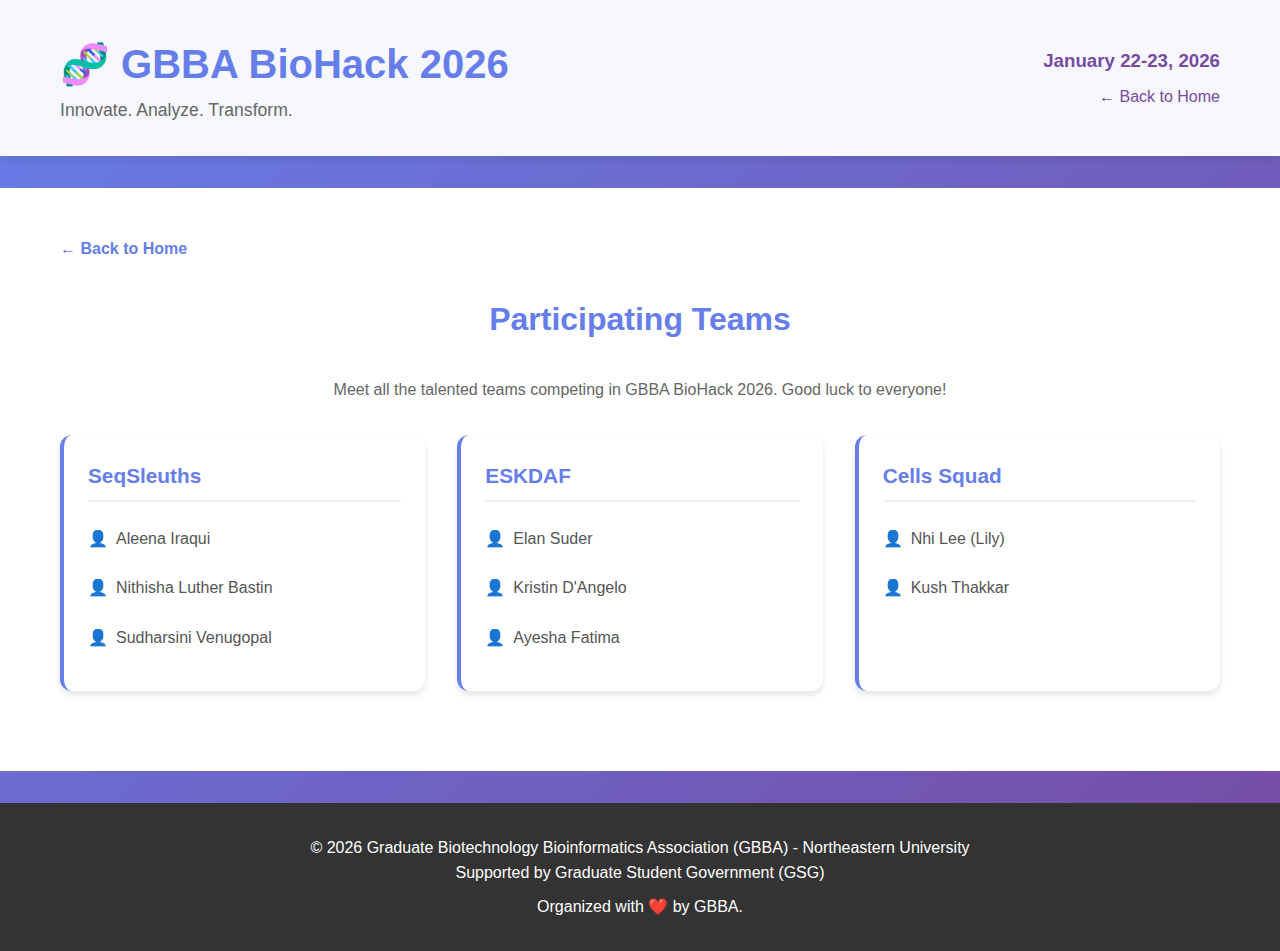
<file: teams.html>
<!DOCTYPE html>
<html lang="en">
<head>
    <meta charset="UTF-8">
    <meta name="viewport" content="width=device-width, initial-scale=1.0">
    <title>Teams | GBBA BioHack 2026</title>
    <link rel="stylesheet" href="css/style.css">
    <style>
        .teams-grid {
            display: grid;
            grid-template-columns: repeat(auto-fill, minmax(300px, 1fr));
            gap: 2rem;
            margin: 2rem 0;
        }

        .team-box {
            background: white;
            border-radius: 12px;
            padding: 1.5rem;
            box-shadow: 0 4px 6px rgba(0, 0, 0, 0.1);
            border-left: 4px solid #667eea;
            transition: transform 0.3s ease, box-shadow 0.3s ease;
        }

        .team-box:hover {
            transform: translateY(-5px);
            box-shadow: 0 8px 12px rgba(0, 0, 0, 0.15);
        }

        .team-name {
            color: #667eea;
            font-size: 1.3rem;
            font-weight: bold;
            margin-bottom: 1rem;
            padding-bottom: 0.5rem;
            border-bottom: 2px solid #f0f0f0;
        }

        .team-members {
            list-style: none;
            padding: 0;
            margin: 0;
        }

        .team-members li {
            padding: 0.5rem 0;
            color: #555;
            display: flex;
            align-items: center;
        }

        .team-members li:before {
            content: "👤";
            margin-right: 0.5rem;
        }

        .team-challenge {
            margin-top: 1rem;
            padding: 0.5rem;
            background: #f8f9ff;
            border-radius: 6px;
            font-size: 0.9rem;
            color: #667eea;
            font-weight: 600;
        }

        .back-link {
            display: inline-block;
            margin-bottom: 2rem;
            color: #667eea;
            text-decoration: none;
            font-weight: 600;
        }

        .back-link:hover {
            text-decoration: underline;
        }
    </style>
</head>
<body>
    <header>
        <div class="container">
            <div class="header-content">
                <div class="logo">
                    <h1>🧬 GBBA BioHack 2026</h1>
                    <p>Innovate. Analyze. Transform.</p>
                </div>
                <div class="event-details">
                    <h3>January 22-23, 2026</h3>
                    <p><a href="index.html" style="color: #764ba2; text-decoration: none;">← Back to Home</a></p>
                </div>
            </div>
        </div>
    </header>

    <section class="section">
        <div class="container">
            <a href="index.html" class="back-link">← Back to Home</a>
            
            <h2>Participating Teams</h2>
            <p style="text-align: center; max-width: 800px; margin: 0 auto 2rem; color: #666;">
                Meet all the talented teams competing in GBBA BioHack 2026. Good luck to everyone!
            </p>

            <!-- ========================================
                 ADD NEW TEAMS BELOW THIS COMMENT
                 Copy the team-box div and modify:
                 - Team name
                 - Member names
                 - Challenge (optional)
            ========================================= -->

            <div class="teams-grid">
                
                <!-- Example Team 1 -->
                <div class="team-box">
                    <div class="team-name">SeqSleuths</div>
                    <ul class="team-members">
                        <li>Aleena Iraqui</li>
                        <li>Nithisha Luther Bastin</li>
                        <li>Sudharsini Venugopal</li>
                    </ul>
                </div>

                <!-- Example Team 2 -->
                <div class="team-box">
                    <div class="team-name">ESKDAF</div>
                    <ul class="team-members">
                        <li>Elan Suder</li>
                        <li>Kristin D'Angelo</li>
                        <li>Ayesha Fatima</li>
                    </ul>
                </div>

                <!-- Example Team 3 -->
                <div class="team-box">
                    <div class="team-name">Cells Squad</div>
                    <ul class="team-members">
                        <li>Nhi Lee (Lily)</li>
                        <li>Kush Thakkar</li>
                    </ul>
                </div>

                <!-- ========================================
                     TEMPLATE FOR NEW TEAM:
                     Copy this block and paste below
                ========================================= -->
                <!--
                <div class="team-box">
                    <div class="team-name">🧬 Team Name Here</div>
                    <ul class="team-members">
                        <li>Member Name 1</li>
                        <li>Member Name 2</li>
                        <li>Member Name 3</li>
                    </ul>
                    <div class="team-challenge">Challenge X: Challenge Name</div>
                </div>
                -->

            </div>
            <!-- ========================================
                 END OF TEAMS SECTION
            ========================================= -->

        </div>
    </section>

    <footer>
        <div class="container">
            <p>&copy; 2026 Graduate Biotechnology Bioinformatics Association (GBBA) - Northeastern University</p>
            <p>Supported by Graduate Student Government (GSG)</p>
            <p style="margin-top: 0.5rem;">Organized with ❤️ by GBBA.</p>
        </div>
    </footer>
</body>
</html>
</file>
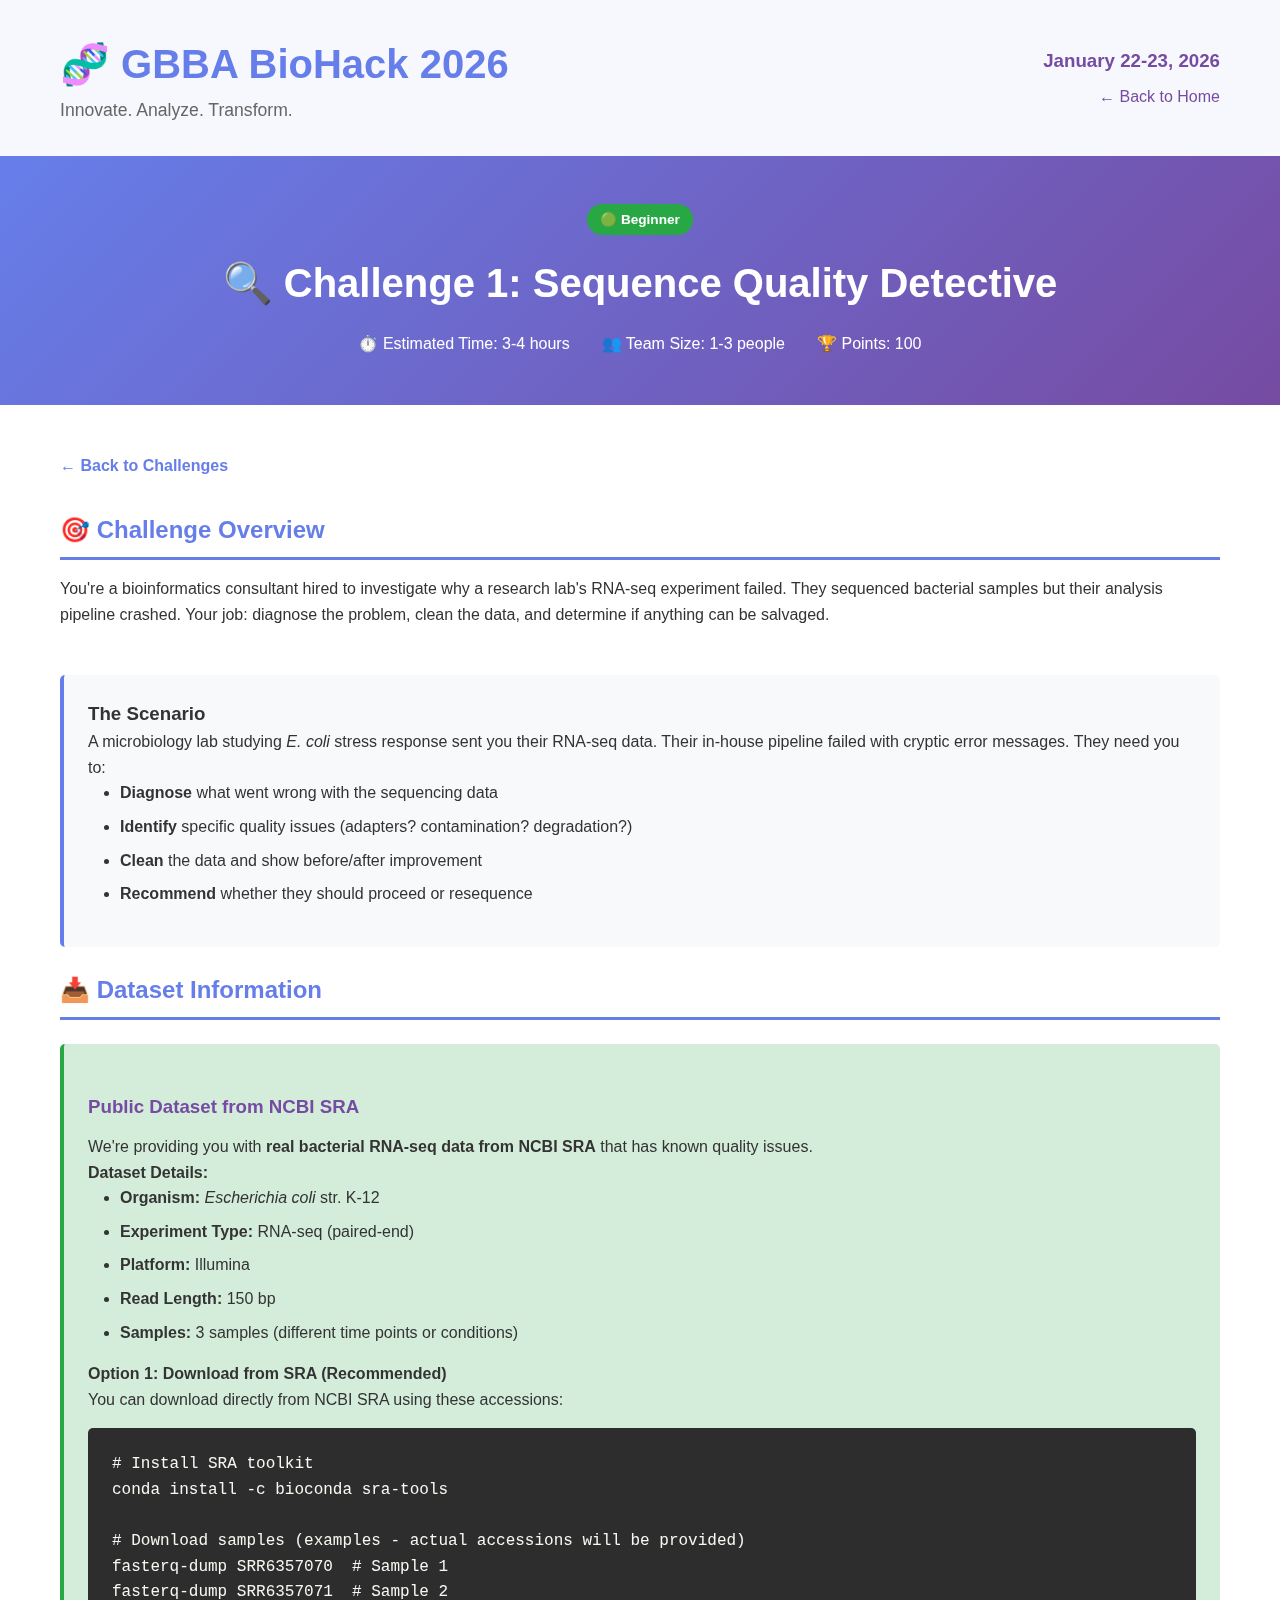
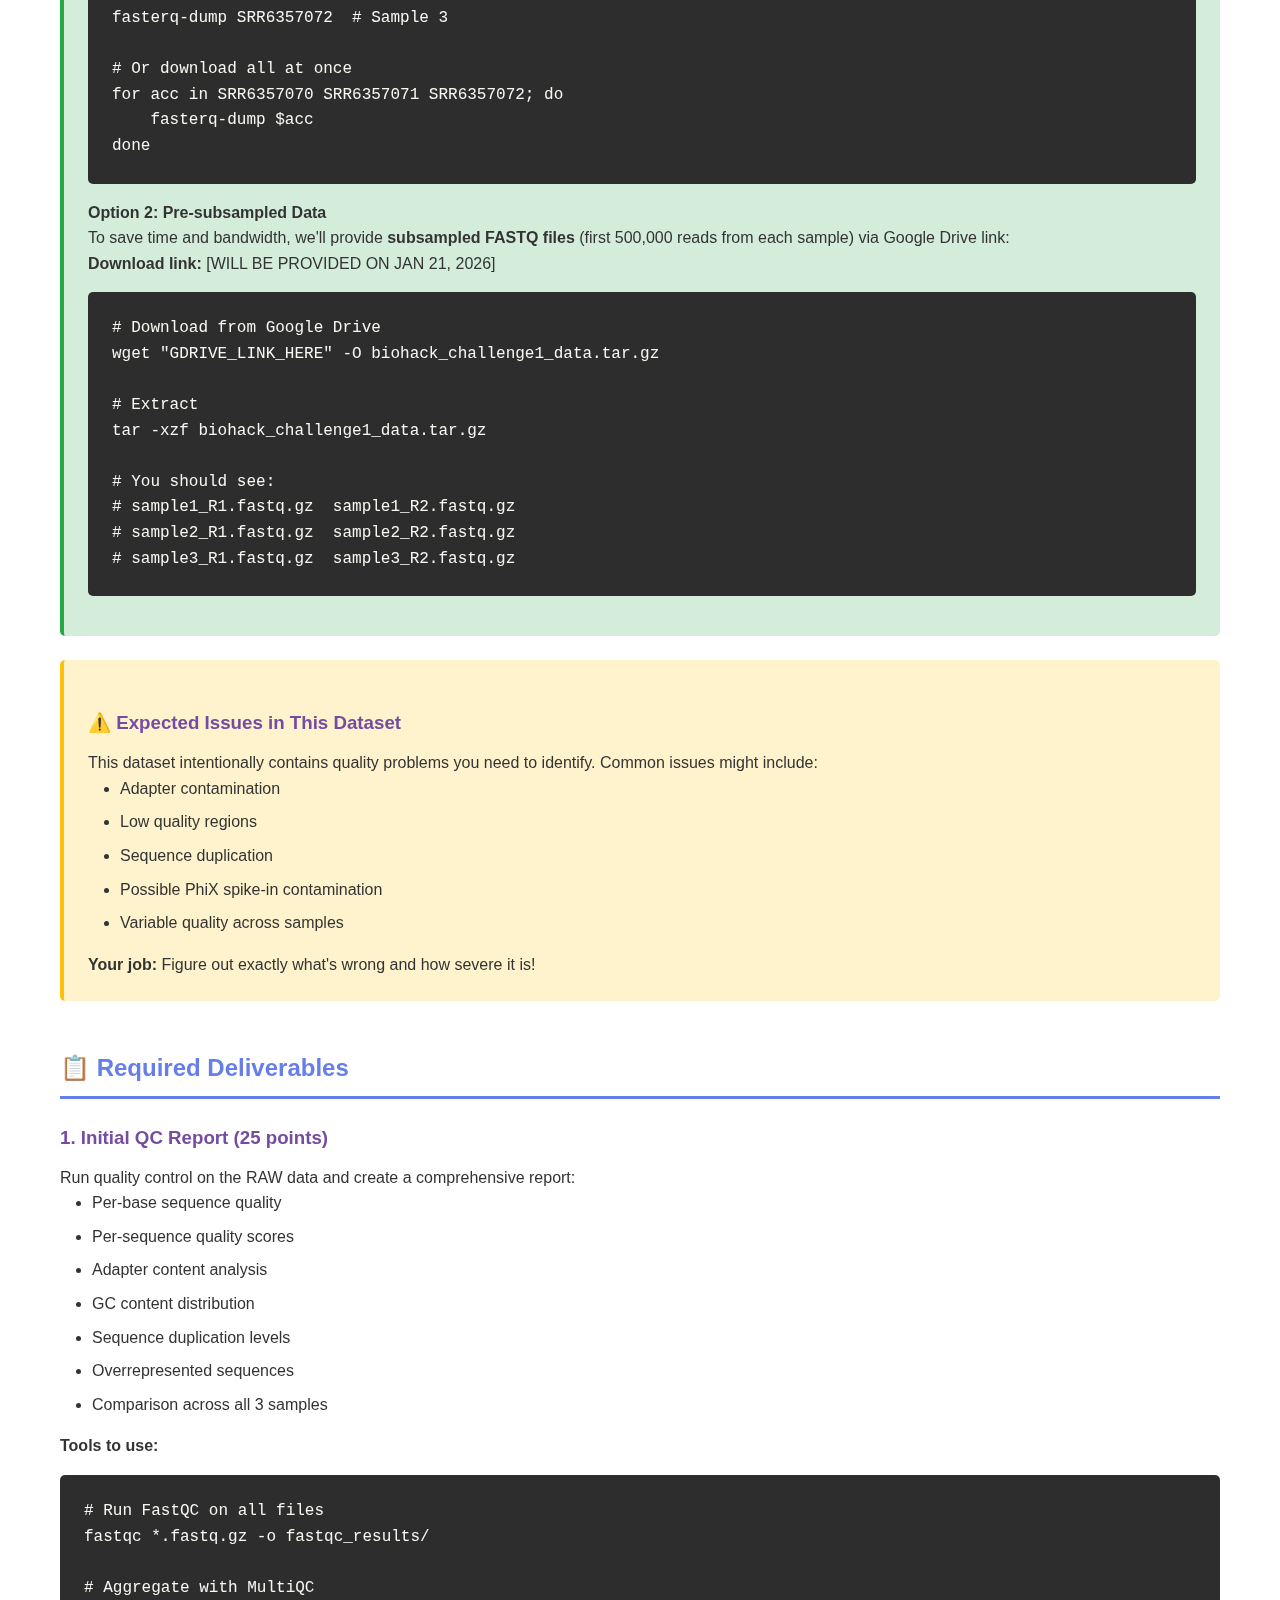
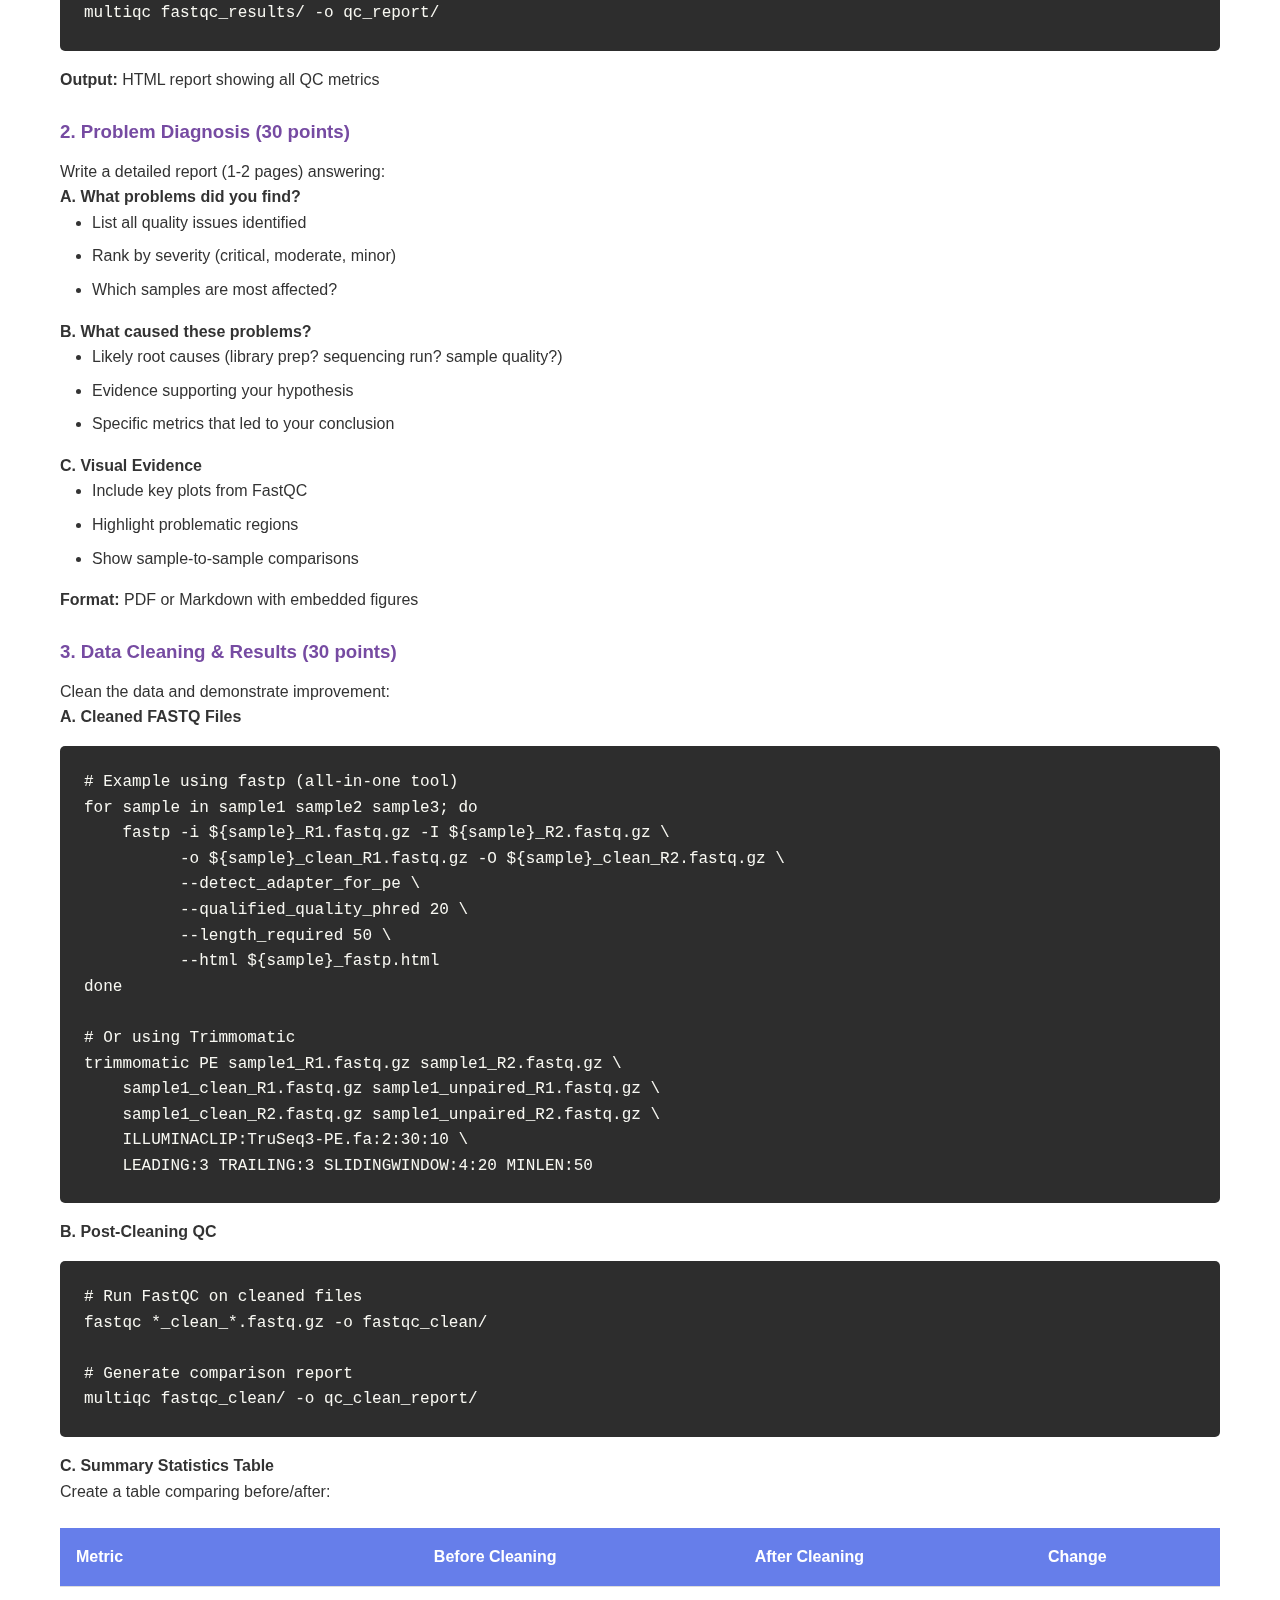
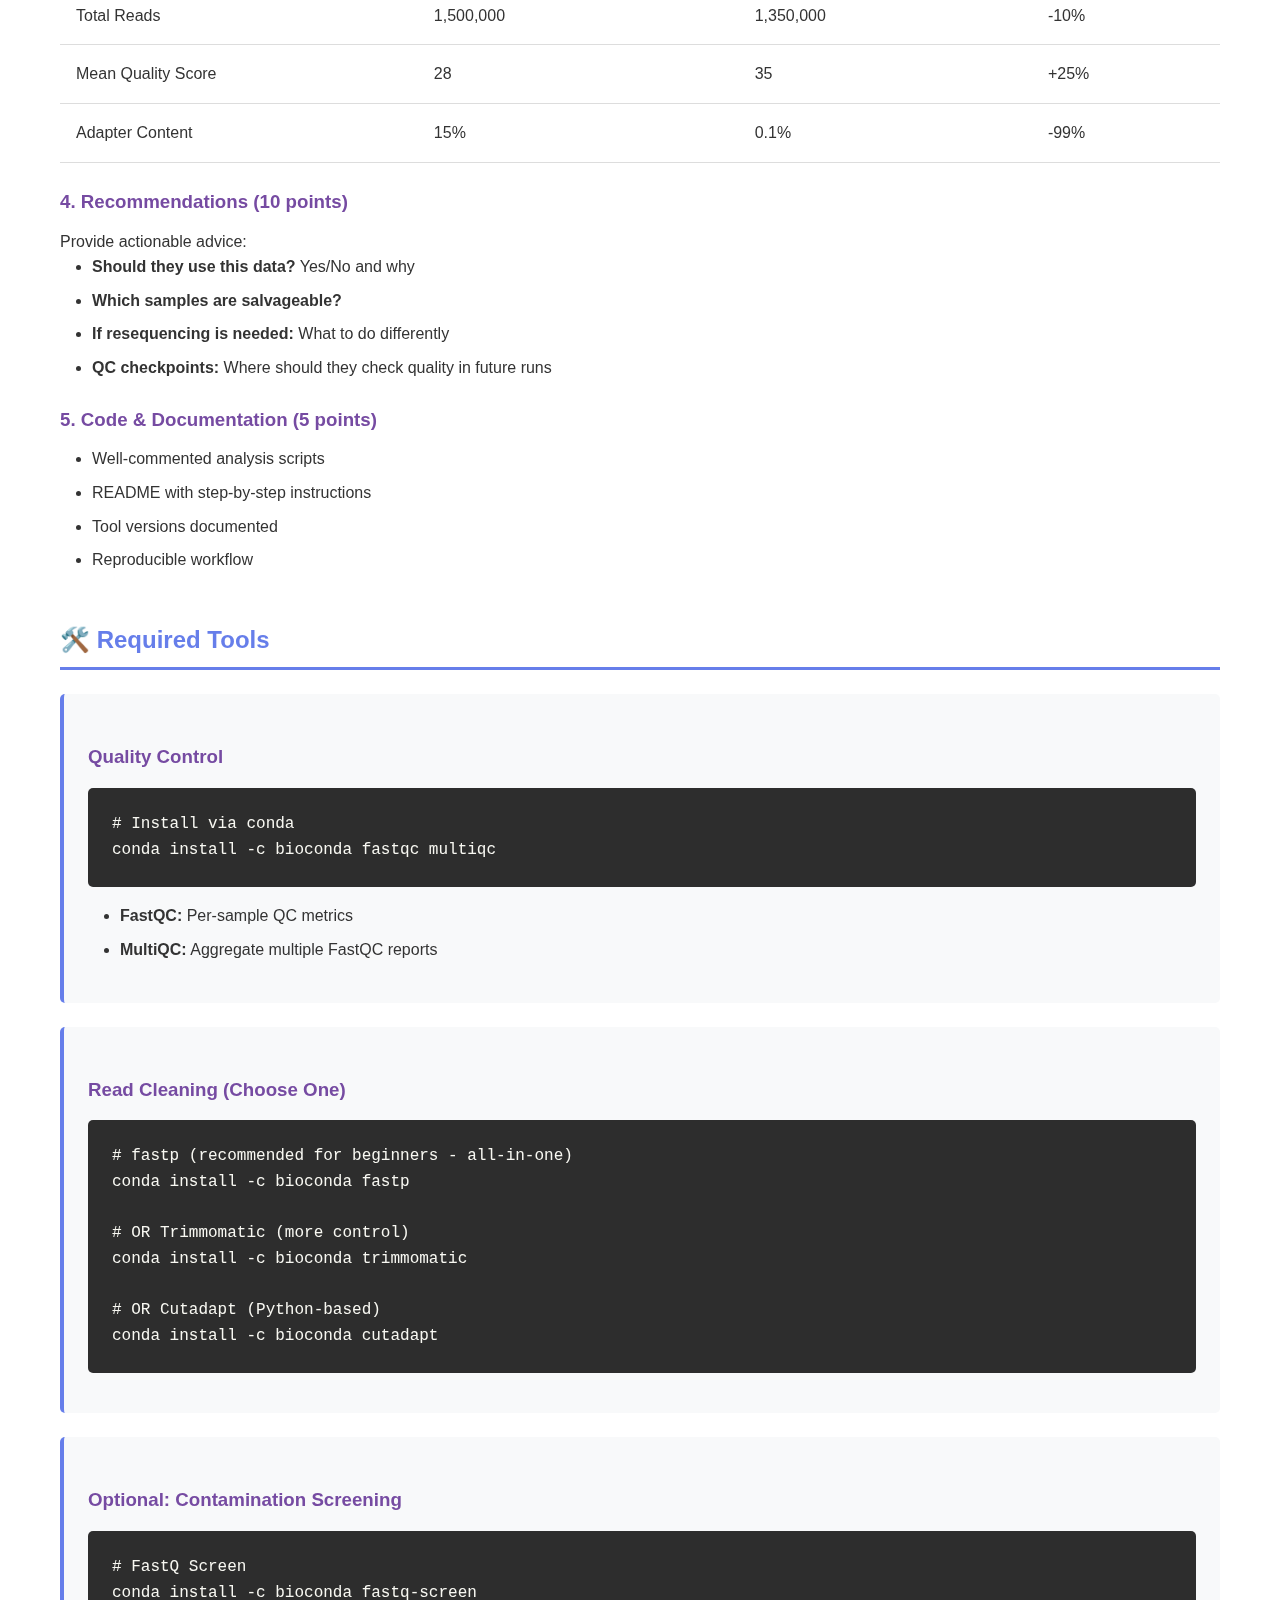
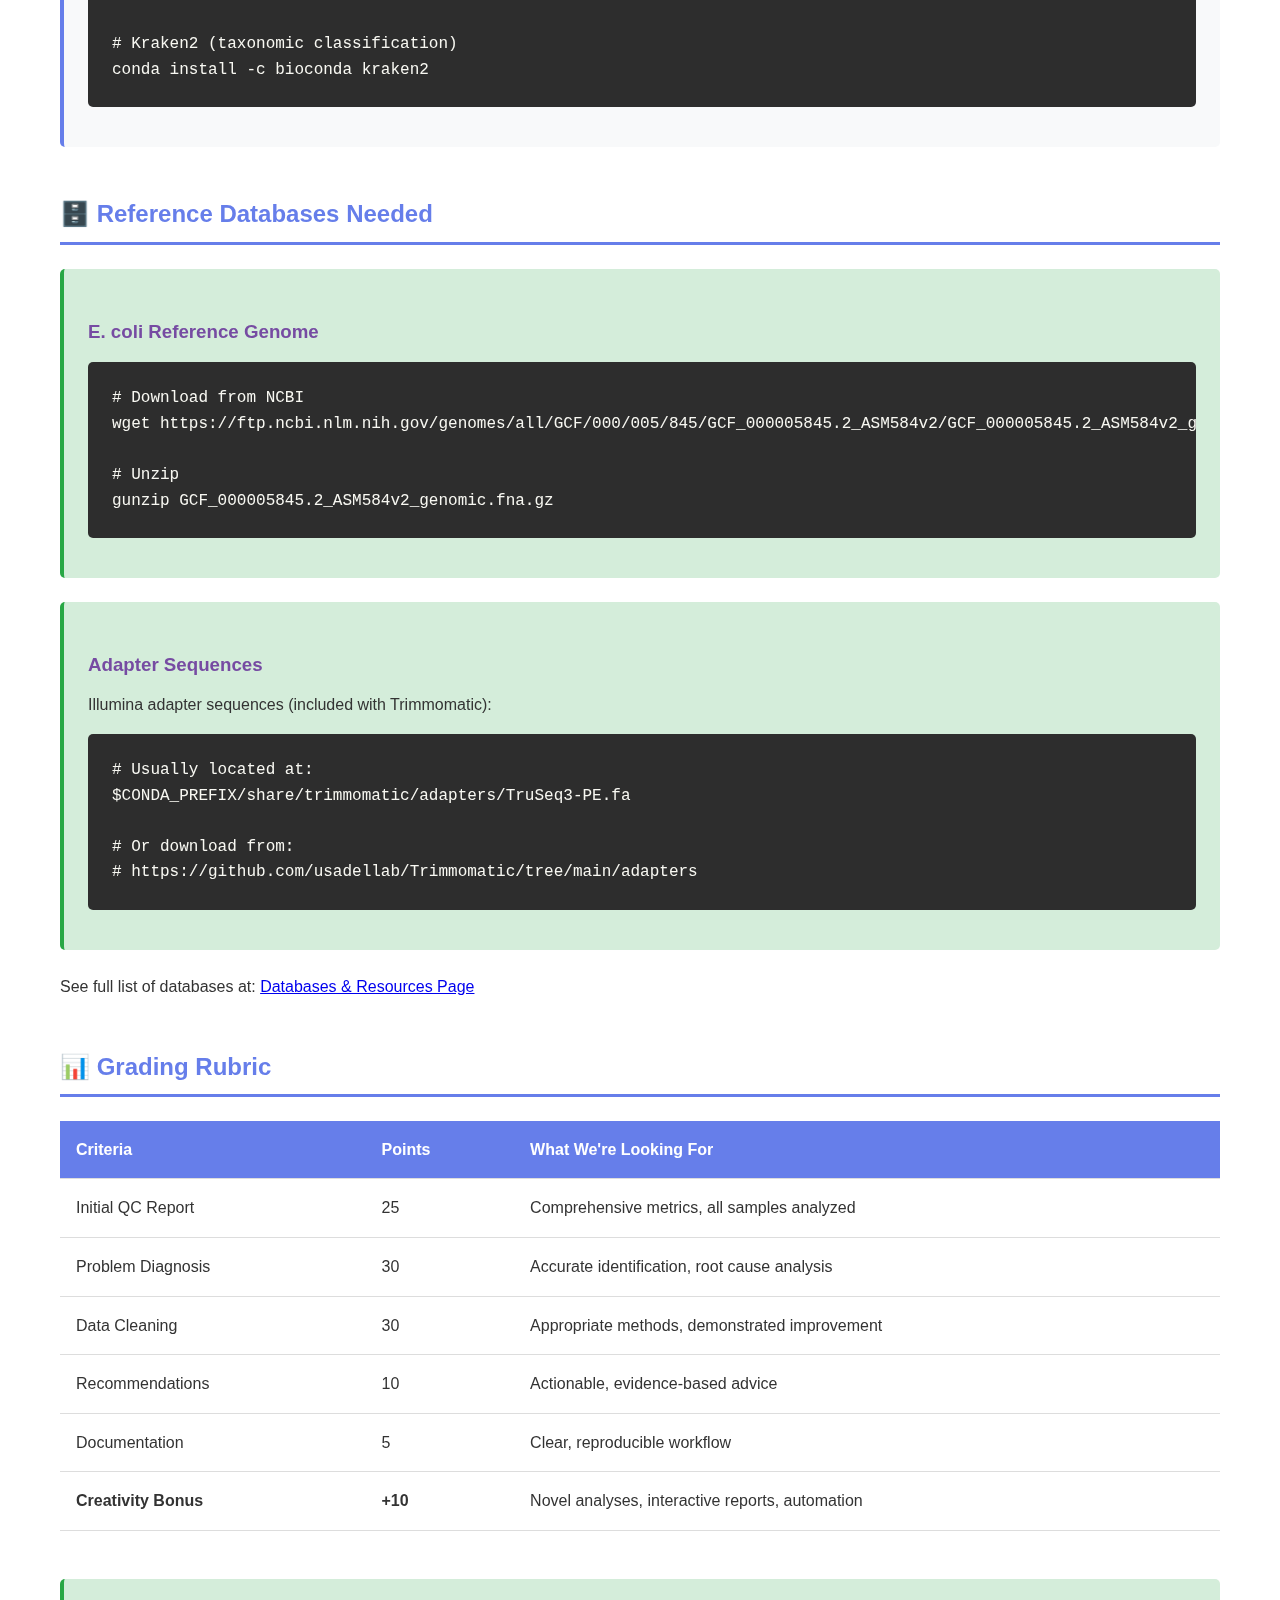
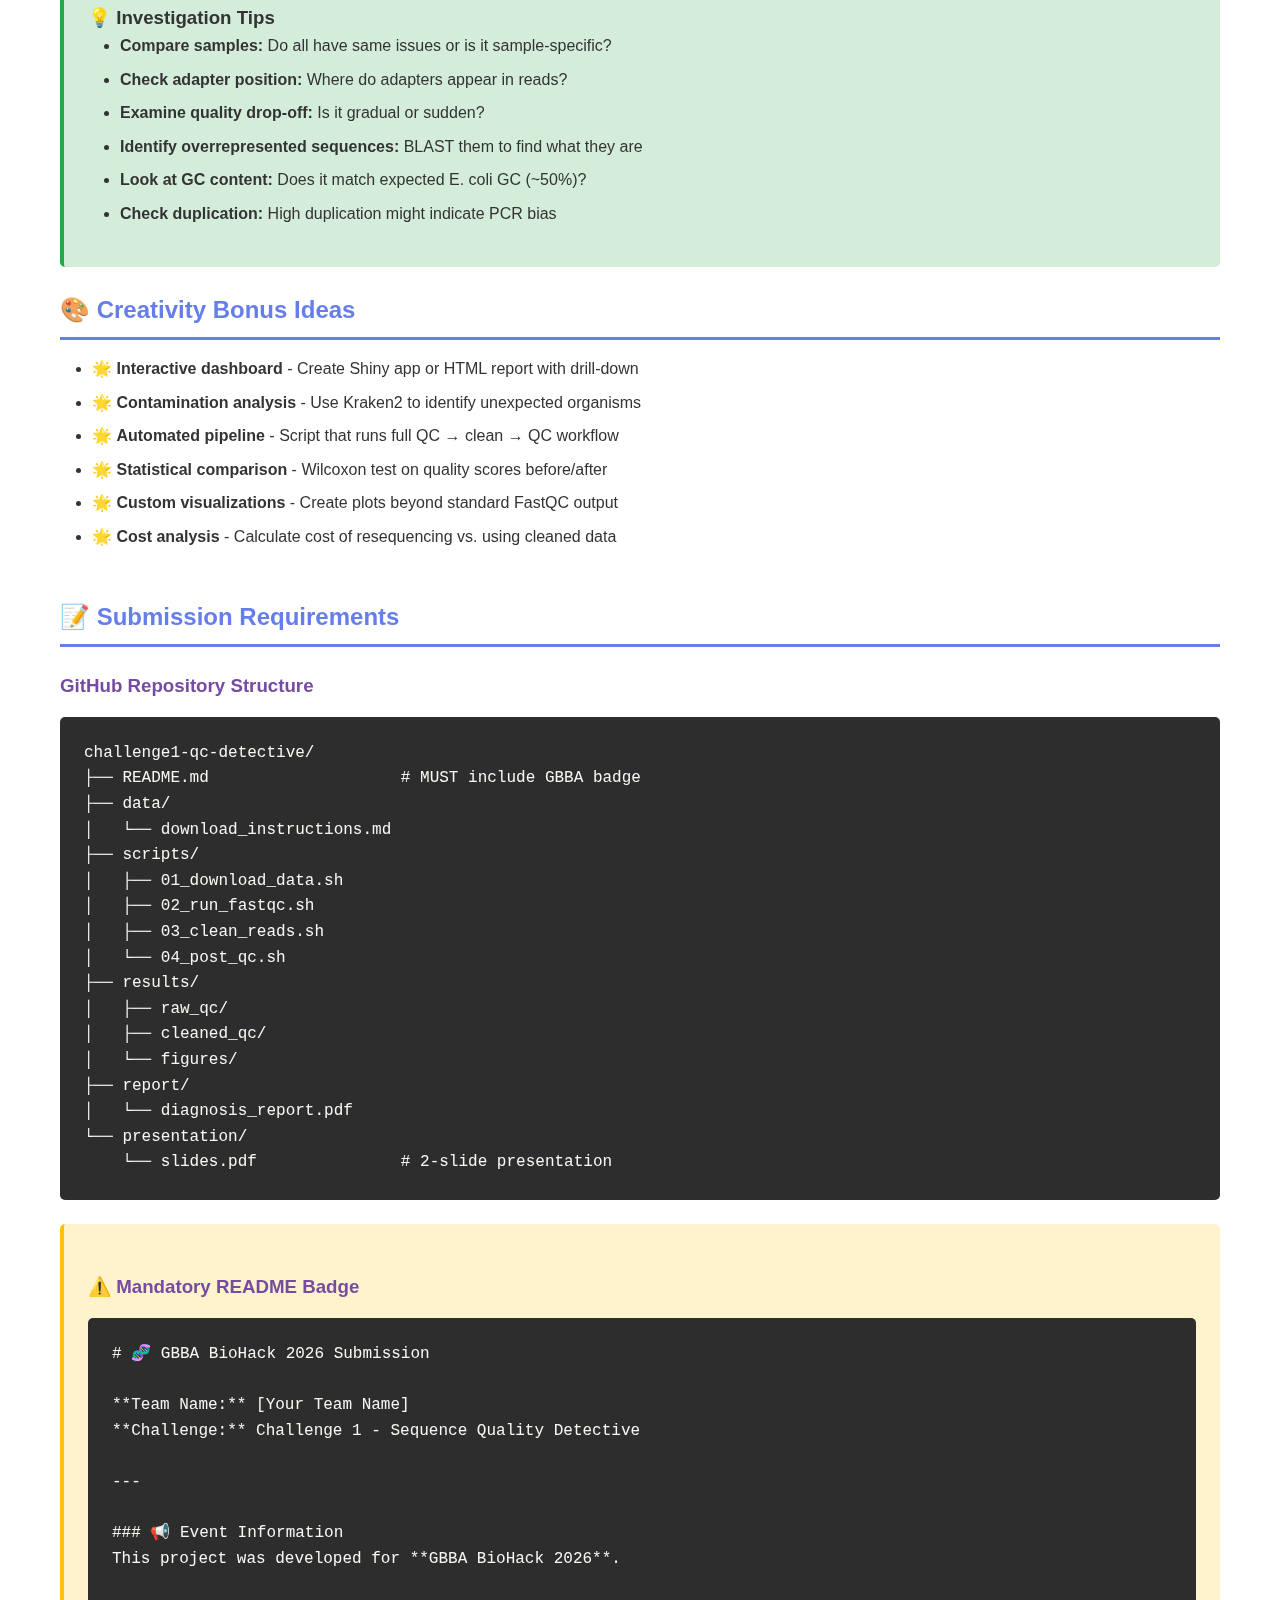
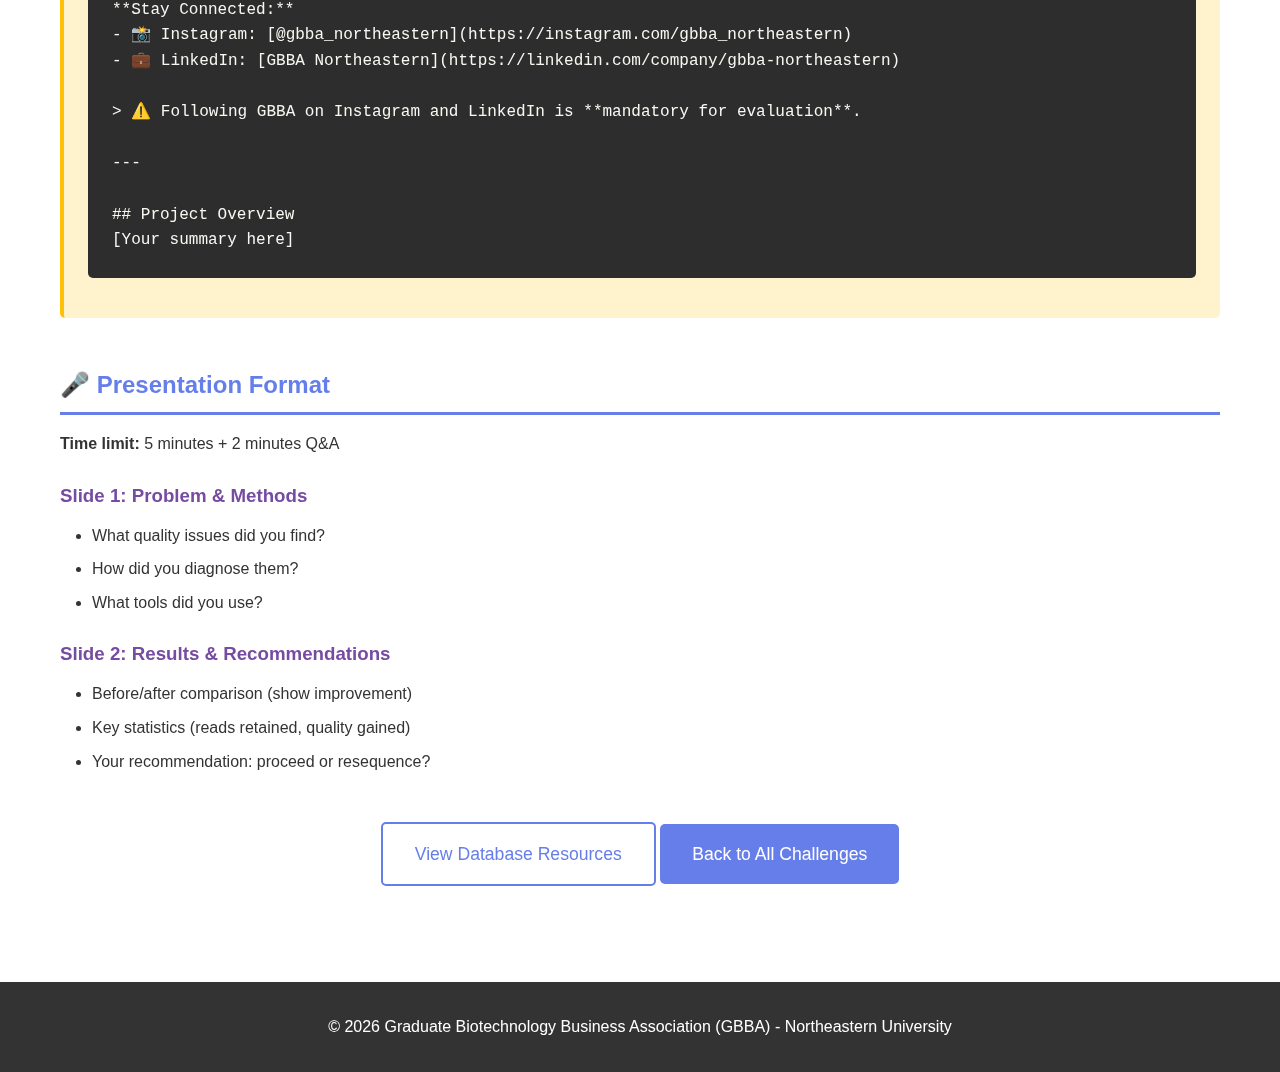
<file: challenges/challenge1.html>
<!DOCTYPE html>
<html lang="en">
<head>
    <meta charset="UTF-8">
    <meta name="viewport" content="width=device-width, initial-scale=1.0">
    <title>Challenge 1: Sequence Quality Detective | GBBA BioHack 2026</title>
    <link rel="stylesheet" href="../css/style.css">
</head>
<body>
    <header>
        <div class="container">
            <div class="header-content">
                <div class="logo">
                    <h1>🧬 GBBA BioHack 2026</h1>
                    <p>Innovate. Analyze. Transform.</p>
                </div>
                <div class="event-details">
                    <h3>January 22-23, 2026</h3>
                    <p><a href="../index.html" style="color: #764ba2; text-decoration: none;">← Back to Home</a></p>
                </div>
            </div>
        </div>
    </header>

    <section class="challenge-header">
        <div class="container">
            <span class="difficulty beginner">🟢 Beginner</span>
            <h1>🔍 Challenge 1: Sequence Quality Detective</h1>
            <div class="challenge-meta">
                <div class="meta-item">
                    <span>⏱️ Estimated Time: 3-4 hours</span>
                </div>
                <div class="meta-item">
                    <span>👥 Team Size: 1-3 people</span>
                </div>
                <div class="meta-item">
                    <span>🏆 Points: 100</span>
                </div>
            </div>
        </div>
    </section>

    <section class="challenge-content">
        <div class="container">
            <a href="../index.html#challenges" class="back-link">← Back to Challenges</a>

            <div class="content-section">
                <h2>🎯 Challenge Overview</h2>
                <p>You're a bioinformatics consultant hired to investigate why a research lab's RNA-seq experiment failed. They sequenced bacterial samples but their analysis pipeline crashed. Your job: diagnose the problem, clean the data, and determine if anything can be salvaged.</p>
            </div>

            <div class="info-box">
                <h3>The Scenario</h3>
                <p>A microbiology lab studying <em>E. coli</em> stress response sent you their RNA-seq data. Their in-house pipeline failed with cryptic error messages. They need you to:</p>
                <ul>
                    <li><strong>Diagnose</strong> what went wrong with the sequencing data</li>
                    <li><strong>Identify</strong> specific quality issues (adapters? contamination? degradation?)</li>
                    <li><strong>Clean</strong> the data and show before/after improvement</li>
                    <li><strong>Recommend</strong> whether they should proceed or resequence</li>
                </ul>
            </div>

            <div class="content-section">
                <h2>📥 Dataset Information</h2>
                
                <div class="success-box">
                    <h3>Public Dataset from NCBI SRA</h3>
                    <p>We're providing you with <strong>real bacterial RNA-seq data from NCBI SRA</strong> that has known quality issues.</p>
                    
                    <p><strong>Dataset Details:</strong></p>
                    <ul>
                        <li><strong>Organism:</strong> <em>Escherichia coli</em> str. K-12</li>
                        <li><strong>Experiment Type:</strong> RNA-seq (paired-end)</li>
                        <li><strong>Platform:</strong> Illumina</li>
                        <li><strong>Read Length:</strong> 150 bp</li>
                        <li><strong>Samples:</strong> 3 samples (different time points or conditions)</li>
                    </ul>

                    <h4>Option 1: Download from SRA (Recommended)</h4>
                    <p>You can download directly from NCBI SRA using these accessions:</p>
                    <pre><code># Install SRA toolkit
conda install -c bioconda sra-tools

# Download samples (examples - actual accessions will be provided)
fasterq-dump SRR6357070  # Sample 1
fasterq-dump SRR6357071  # Sample 2
fasterq-dump SRR6357072  # Sample 3

# Or download all at once
for acc in SRR6357070 SRR6357071 SRR6357072; do
    fasterq-dump $acc
done</code></pre>

                    <h4>Option 2: Pre-subsampled Data</h4>
                    <p>To save time and bandwidth, we'll provide <strong>subsampled FASTQ files</strong> (first 500,000 reads from each sample) via Google Drive link:</p>
                    <p><strong>Download link:</strong> [WILL BE PROVIDED ON JAN 21, 2026]</p>
                    
                    <pre><code># Download from Google Drive
wget "GDRIVE_LINK_HERE" -O biohack_challenge1_data.tar.gz

# Extract
tar -xzf biohack_challenge1_data.tar.gz

# You should see:
# sample1_R1.fastq.gz  sample1_R2.fastq.gz
# sample2_R1.fastq.gz  sample2_R2.fastq.gz
# sample3_R1.fastq.gz  sample3_R2.fastq.gz</code></pre>
                </div>

                <div class="warning-box">
                    <h3>⚠️ Expected Issues in This Dataset</h3>
                    <p>This dataset intentionally contains quality problems you need to identify. Common issues might include:</p>
                    <ul>
                        <li>Adapter contamination</li>
                        <li>Low quality regions</li>
                        <li>Sequence duplication</li>
                        <li>Possible PhiX spike-in contamination</li>
                        <li>Variable quality across samples</li>
                    </ul>
                    <p><strong>Your job:</strong> Figure out exactly what's wrong and how severe it is!</p>
                </div>
            </div>

            <div class="content-section">
                <h2>📋 Required Deliverables</h2>
                
                <h3>1. Initial QC Report (25 points)</h3>
                <p>Run quality control on the RAW data and create a comprehensive report:</p>
                <ul>
                    <li>Per-base sequence quality</li>
                    <li>Per-sequence quality scores</li>
                    <li>Adapter content analysis</li>
                    <li>GC content distribution</li>
                    <li>Sequence duplication levels</li>
                    <li>Overrepresented sequences</li>
                    <li>Comparison across all 3 samples</li>
                </ul>
                
                <p><strong>Tools to use:</strong></p>
                <pre><code># Run FastQC on all files
fastqc *.fastq.gz -o fastqc_results/

# Aggregate with MultiQC
multiqc fastqc_results/ -o qc_report/</code></pre>

                <p><strong>Output:</strong> HTML report showing all QC metrics</p>

                <h3>2. Problem Diagnosis (30 points)</h3>
                <p>Write a detailed report (1-2 pages) answering:</p>
                
                <h4>A. What problems did you find?</h4>
                <ul>
                    <li>List all quality issues identified</li>
                    <li>Rank by severity (critical, moderate, minor)</li>
                    <li>Which samples are most affected?</li>
                </ul>

                <h4>B. What caused these problems?</h4>
                <ul>
                    <li>Likely root causes (library prep? sequencing run? sample quality?)</li>
                    <li>Evidence supporting your hypothesis</li>
                    <li>Specific metrics that led to your conclusion</li>
                </ul>

                <h4>C. Visual Evidence</h4>
                <ul>
                    <li>Include key plots from FastQC</li>
                    <li>Highlight problematic regions</li>
                    <li>Show sample-to-sample comparisons</li>
                </ul>

                <p><strong>Format:</strong> PDF or Markdown with embedded figures</p>

                <h3>3. Data Cleaning & Results (30 points)</h3>
                <p>Clean the data and demonstrate improvement:</p>

                <h4>A. Cleaned FASTQ Files</h4>
                <pre><code># Example using fastp (all-in-one tool)
for sample in sample1 sample2 sample3; do
    fastp -i ${sample}_R1.fastq.gz -I ${sample}_R2.fastq.gz \
          -o ${sample}_clean_R1.fastq.gz -O ${sample}_clean_R2.fastq.gz \
          --detect_adapter_for_pe \
          --qualified_quality_phred 20 \
          --length_required 50 \
          --html ${sample}_fastp.html
done

# Or using Trimmomatic
trimmomatic PE sample1_R1.fastq.gz sample1_R2.fastq.gz \
    sample1_clean_R1.fastq.gz sample1_unpaired_R1.fastq.gz \
    sample1_clean_R2.fastq.gz sample1_unpaired_R2.fastq.gz \
    ILLUMINACLIP:TruSeq3-PE.fa:2:30:10 \
    LEADING:3 TRAILING:3 SLIDINGWINDOW:4:20 MINLEN:50</code></pre>

                <h4>B. Post-Cleaning QC</h4>
                <pre><code># Run FastQC on cleaned files
fastqc *_clean_*.fastq.gz -o fastqc_clean/

# Generate comparison report
multiqc fastqc_clean/ -o qc_clean_report/</code></pre>

                <h4>C. Summary Statistics Table</h4>
                <p>Create a table comparing before/after:</p>
                <table>
                    <tr>
                        <th>Metric</th>
                        <th>Before Cleaning</th>
                        <th>After Cleaning</th>
                        <th>Change</th>
                    </tr>
                    <tr>
                        <td>Total Reads</td>
                        <td>1,500,000</td>
                        <td>1,350,000</td>
                        <td>-10%</td>
                    </tr>
                    <tr>
                        <td>Mean Quality Score</td>
                        <td>28</td>
                        <td>35</td>
                        <td>+25%</td>
                    </tr>
                    <tr>
                        <td>Adapter Content</td>
                        <td>15%</td>
                        <td>0.1%</td>
                        <td>-99%</td>
                    </tr>
                </table>

                <h3>4. Recommendations (10 points)</h3>
                <p>Provide actionable advice:</p>
                <ul>
                    <li><strong>Should they use this data?</strong> Yes/No and why</li>
                    <li><strong>Which samples are salvageable?</strong></li>
                    <li><strong>If resequencing is needed:</strong> What to do differently</li>
                    <li><strong>QC checkpoints:</strong> Where should they check quality in future runs</li>
                </ul>

                <h3>5. Code & Documentation (5 points)</h3>
                <ul>
                    <li>Well-commented analysis scripts</li>
                    <li>README with step-by-step instructions</li>
                    <li>Tool versions documented</li>
                    <li>Reproducible workflow</li>
                </ul>
            </div>

            <div class="content-section">
                <h2>🛠️ Required Tools</h2>
                
                <div class="info-box">
                    <h3>Quality Control</h3>
                    <pre><code># Install via conda
conda install -c bioconda fastqc multiqc</code></pre>
                    <ul>
                        <li><strong>FastQC:</strong> Per-sample QC metrics</li>
                        <li><strong>MultiQC:</strong> Aggregate multiple FastQC reports</li>
                    </ul>
                </div>

                <div class="info-box">
                    <h3>Read Cleaning (Choose One)</h3>
                    <pre><code># fastp (recommended for beginners - all-in-one)
conda install -c bioconda fastp

# OR Trimmomatic (more control)
conda install -c bioconda trimmomatic

# OR Cutadapt (Python-based)
conda install -c bioconda cutadapt</code></pre>
                </div>

                <div class="info-box">
                    <h3>Optional: Contamination Screening</h3>
                    <pre><code># FastQ Screen
conda install -c bioconda fastq-screen

# Kraken2 (taxonomic classification)
conda install -c bioconda kraken2</code></pre>
                </div>
            </div>

            <div class="content-section">
                <h2>🗄️ Reference Databases Needed</h2>
                
                <div class="success-box">
                    <h3>E. coli Reference Genome</h3>
                    <pre><code># Download from NCBI
wget https://ftp.ncbi.nlm.nih.gov/genomes/all/GCF/000/005/845/GCF_000005845.2_ASM584v2/GCF_000005845.2_ASM584v2_genomic.fna.gz

# Unzip
gunzip GCF_000005845.2_ASM584v2_genomic.fna.gz</code></pre>
                </div>

                <div class="success-box">
                    <h3>Adapter Sequences</h3>
                    <p>Illumina adapter sequences (included with Trimmomatic):</p>
                    <pre><code># Usually located at:
$CONDA_PREFIX/share/trimmomatic/adapters/TruSeq3-PE.fa

# Or download from:
# https://github.com/usadellab/Trimmomatic/tree/main/adapters</code></pre>
                </div>

                <p>See full list of databases at: <a href="../databases.html">Databases & Resources Page</a></p>
            </div>

            <div class="content-section">
                <h2>📊 Grading Rubric</h2>
                <table>
                    <tr>
                        <th>Criteria</th>
                        <th>Points</th>
                        <th>What We're Looking For</th>
                    </tr>
                    <tr>
                        <td>Initial QC Report</td>
                        <td>25</td>
                        <td>Comprehensive metrics, all samples analyzed</td>
                    </tr>
                    <tr>
                        <td>Problem Diagnosis</td>
                        <td>30</td>
                        <td>Accurate identification, root cause analysis</td>
                    </tr>
                    <tr>
                        <td>Data Cleaning</td>
                        <td>30</td>
                        <td>Appropriate methods, demonstrated improvement</td>
                    </tr>
                    <tr>
                        <td>Recommendations</td>
                        <td>10</td>
                        <td>Actionable, evidence-based advice</td>
                    </tr>
                    <tr>
                        <td>Documentation</td>
                        <td>5</td>
                        <td>Clear, reproducible workflow</td>
                    </tr>
                    <tr>
                        <td><strong>Creativity Bonus</strong></td>
                        <td><strong>+10</strong></td>
                        <td>Novel analyses, interactive reports, automation</td>
                    </tr>
                </table>
            </div>

            <div class="success-box">
                <h3>💡 Investigation Tips</h3>
                <ul>
                    <li><strong>Compare samples:</strong> Do all have same issues or is it sample-specific?</li>
                    <li><strong>Check adapter position:</strong> Where do adapters appear in reads?</li>
                    <li><strong>Examine quality drop-off:</strong> Is it gradual or sudden?</li>
                    <li><strong>Identify overrepresented sequences:</strong> BLAST them to find what they are</li>
                    <li><strong>Look at GC content:</strong> Does it match expected E. coli GC (~50%)?</li>
                    <li><strong>Check duplication:</strong> High duplication might indicate PCR bias</li>
                </ul>
            </div>

            <div class="content-section">
                <h2>🎨 Creativity Bonus Ideas</h2>
                <ul>
                    <li>🌟 <strong>Interactive dashboard</strong> - Create Shiny app or HTML report with drill-down</li>
                    <li>🌟 <strong>Contamination analysis</strong> - Use Kraken2 to identify unexpected organisms</li>
                    <li>🌟 <strong>Automated pipeline</strong> - Script that runs full QC → clean → QC workflow</li>
                    <li>🌟 <strong>Statistical comparison</strong> - Wilcoxon test on quality scores before/after</li>
                    <li>🌟 <strong>Custom visualizations</strong> - Create plots beyond standard FastQC output</li>
                    <li>🌟 <strong>Cost analysis</strong> - Calculate cost of resequencing vs. using cleaned data</li>
                </ul>
            </div>

            <div class="content-section">
                <h2>📝 Submission Requirements</h2>
                
                <h3>GitHub Repository Structure</h3>
                <pre><code>challenge1-qc-detective/
├── README.md                    # MUST include GBBA badge
├── data/
│   └── download_instructions.md
├── scripts/
│   ├── 01_download_data.sh
│   ├── 02_run_fastqc.sh
│   ├── 03_clean_reads.sh
│   └── 04_post_qc.sh
├── results/
│   ├── raw_qc/
│   ├── cleaned_qc/
│   └── figures/
├── report/
│   └── diagnosis_report.pdf
└── presentation/
    └── slides.pdf               # 2-slide presentation</code></pre>

                <div class="warning-box">
                    <h3>⚠️ Mandatory README Badge</h3>
                    <pre><code># 🧬 GBBA BioHack 2026 Submission

**Team Name:** [Your Team Name]
**Challenge:** Challenge 1 - Sequence Quality Detective

---

### 📢 Event Information
This project was developed for **GBBA BioHack 2026**.

**Stay Connected:**
- 📸 Instagram: [@gbba_northeastern](https://instagram.com/gbba_northeastern)
- 💼 LinkedIn: [GBBA Northeastern](https://linkedin.com/company/gbba-northeastern)

> ⚠️ Following GBBA on Instagram and LinkedIn is **mandatory for evaluation**.

---

## Project Overview
[Your summary here]</code></pre>
                </div>
            </div>

            <div class="content-section">
                <h2>🎤 Presentation Format</h2>
                <p><strong>Time limit:</strong> 5 minutes + 2 minutes Q&A</p>

                <h3>Slide 1: Problem & Methods</h3>
                <ul>
                    <li>What quality issues did you find?</li>
                    <li>How did you diagnose them?</li>
                    <li>What tools did you use?</li>
                </ul>

                <h3>Slide 2: Results & Recommendations</h3>
                <ul>
                    <li>Before/after comparison (show improvement)</li>
                    <li>Key statistics (reads retained, quality gained)</li>
                    <li>Your recommendation: proceed or resequence?</li>
                </ul>
            </div>

            <div style="text-align: center; margin: 3rem 0;">
                <a href="../databases.html" class="btn btn-secondary">View Database Resources</a>
                <a href="../index.html#challenges" class="btn btn-primary">Back to All Challenges</a>
            </div>
        </div>
    </section>

    <footer>
        <div class="container">
            <p>&copy; 2026 Graduate Biotechnology Business Association (GBBA) - Northeastern University</p>
        </div>
    </footer>
</body>
</html>
</file>
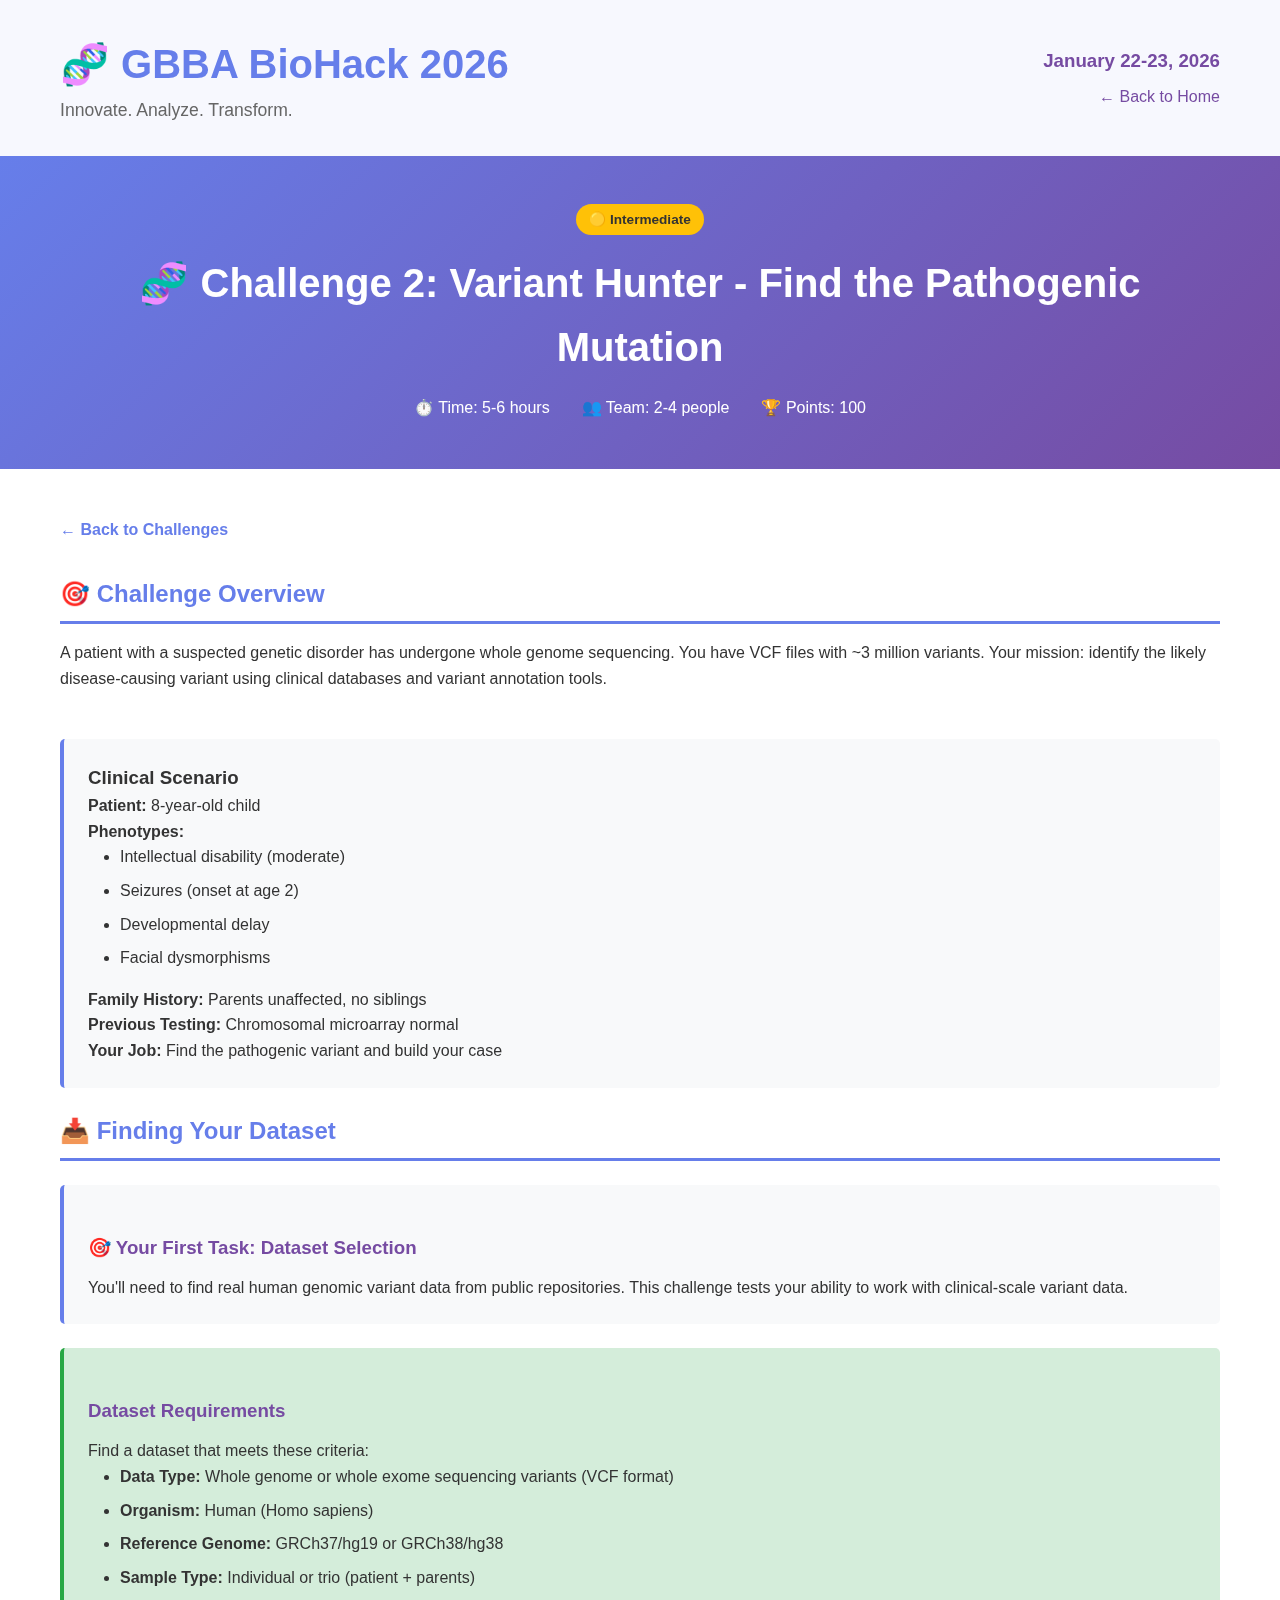
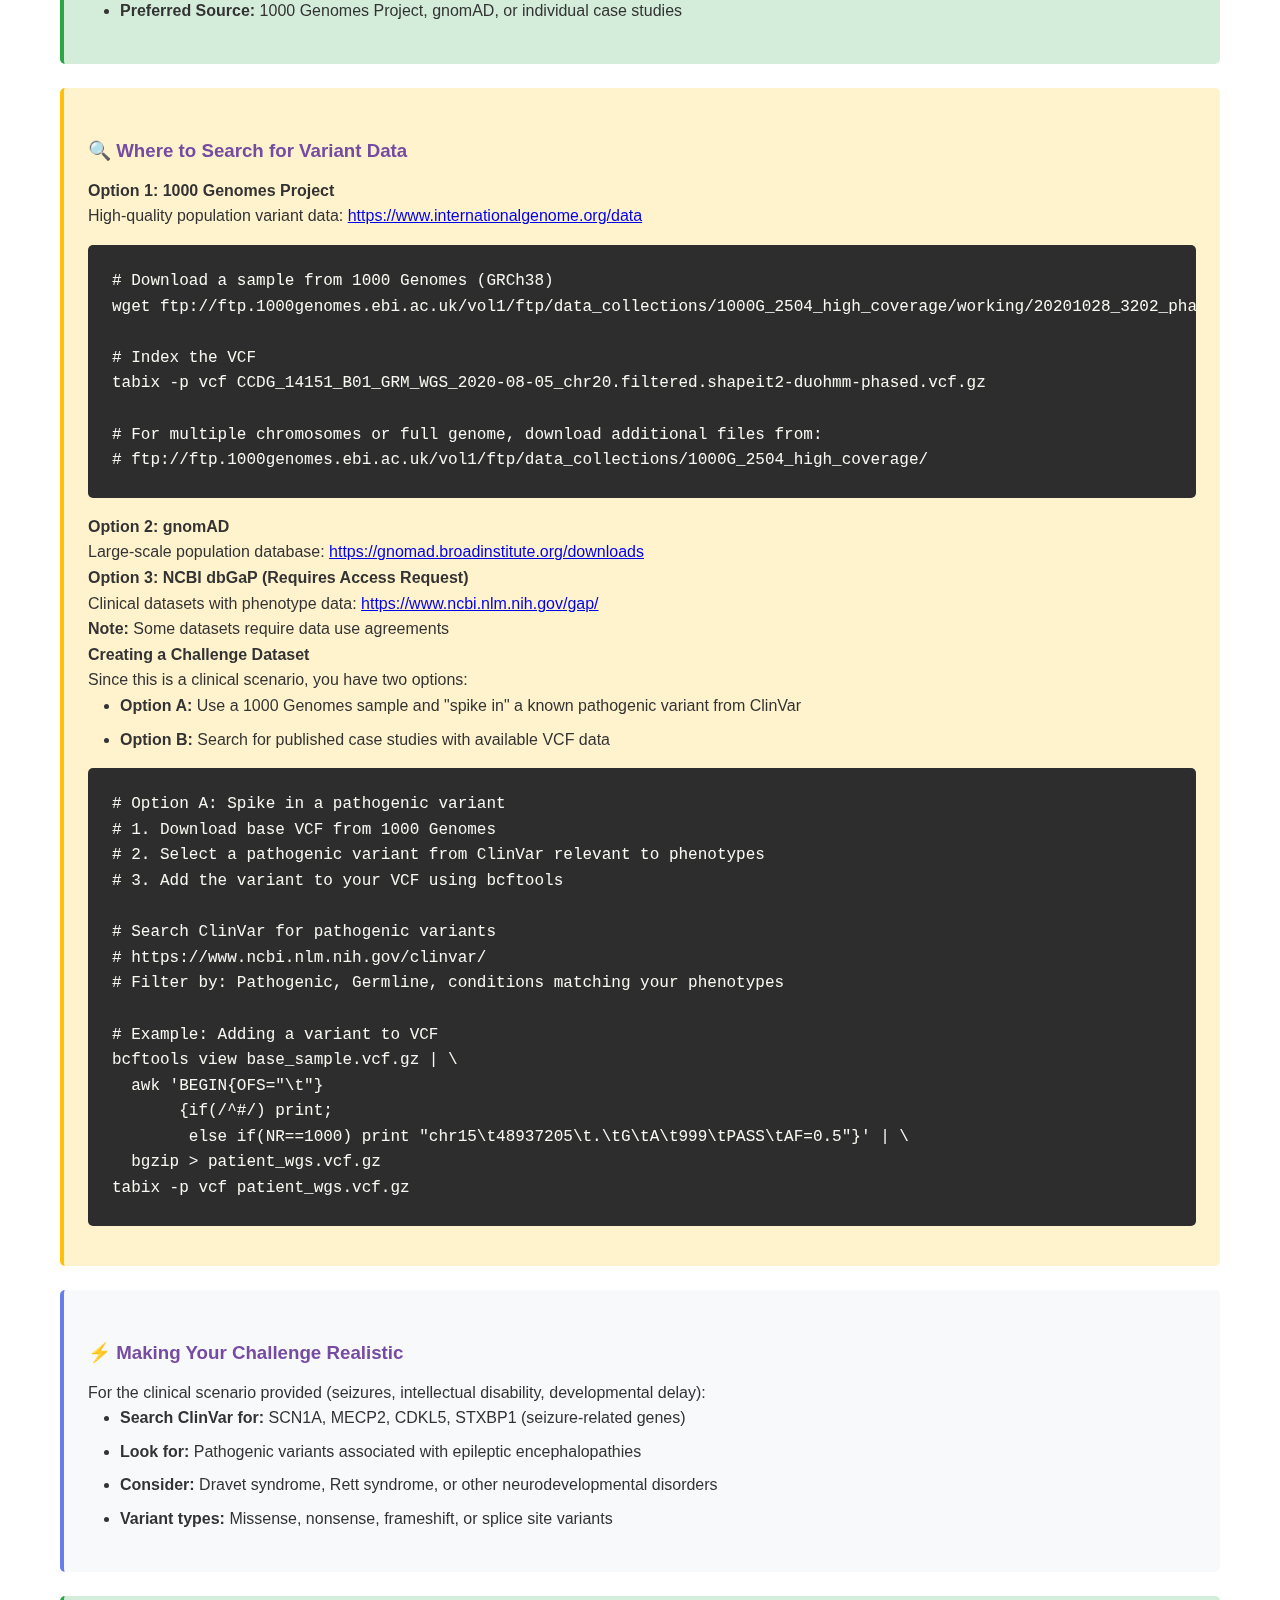
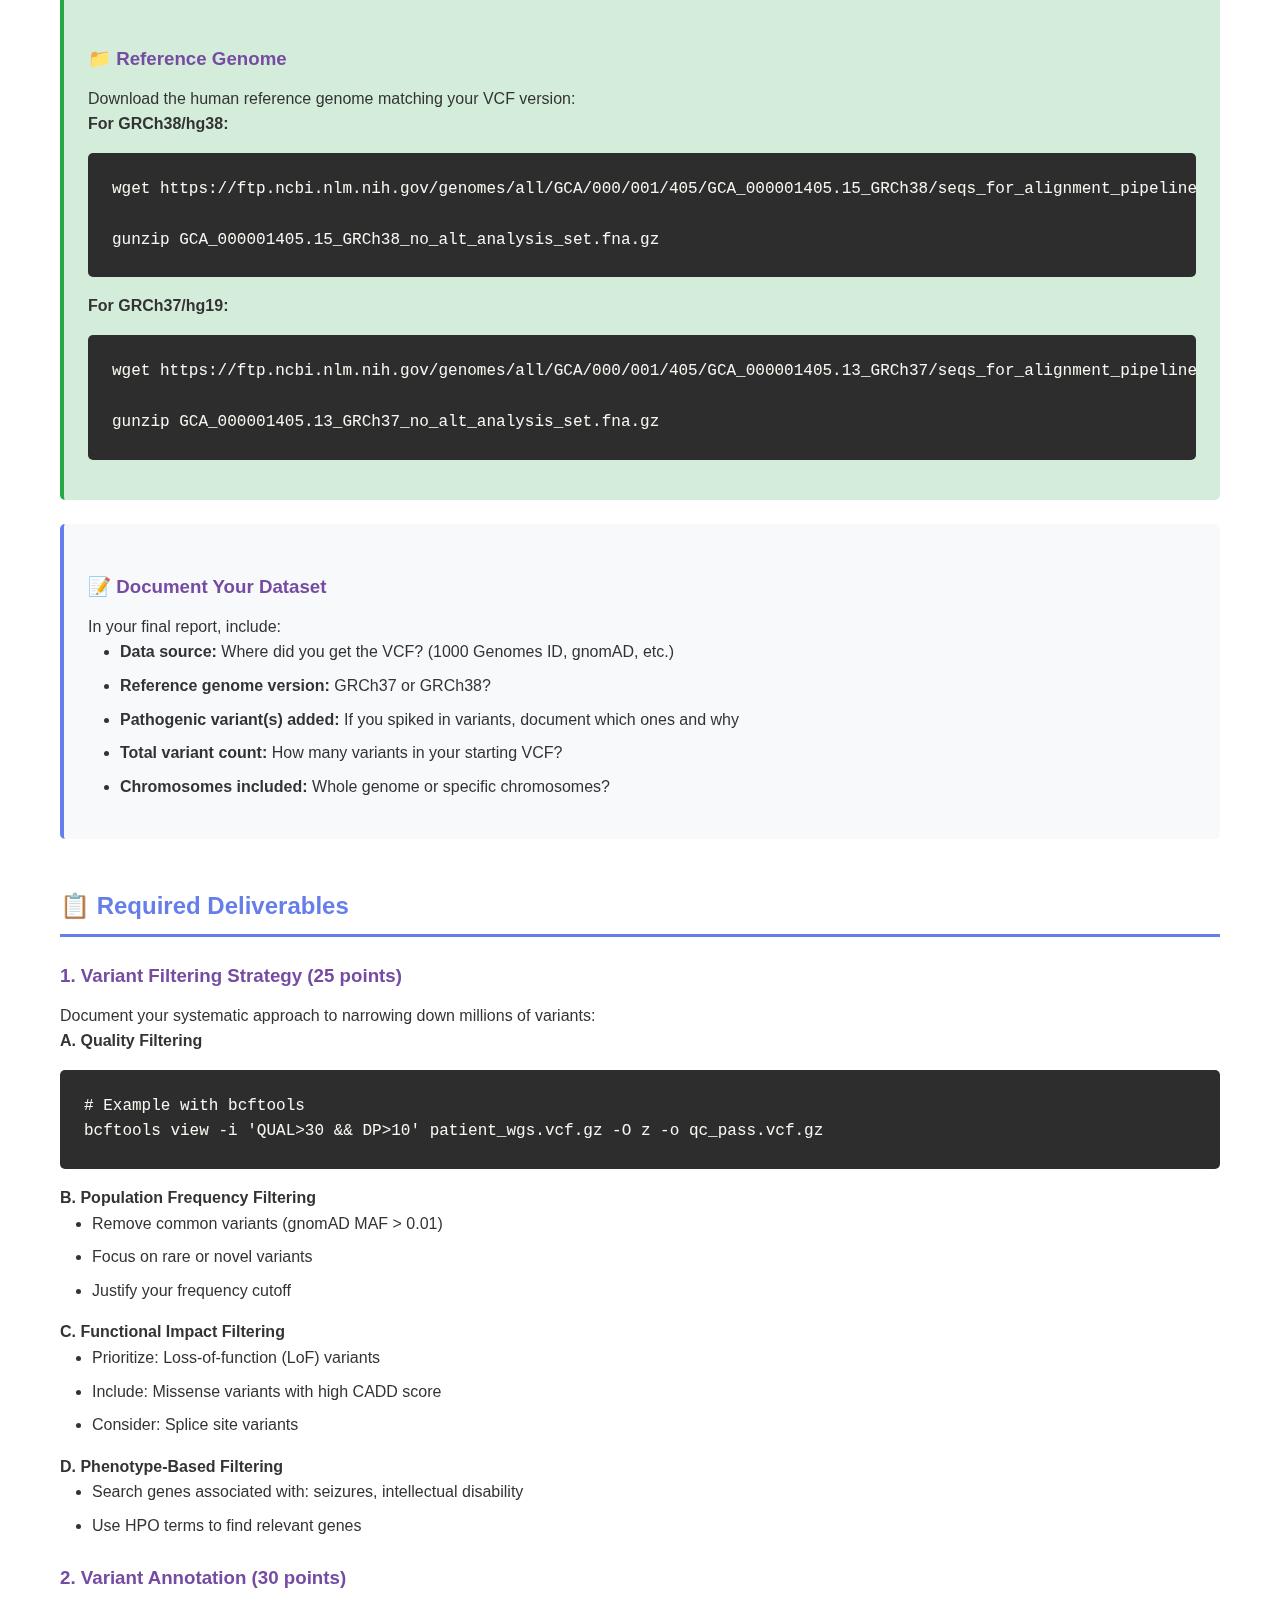
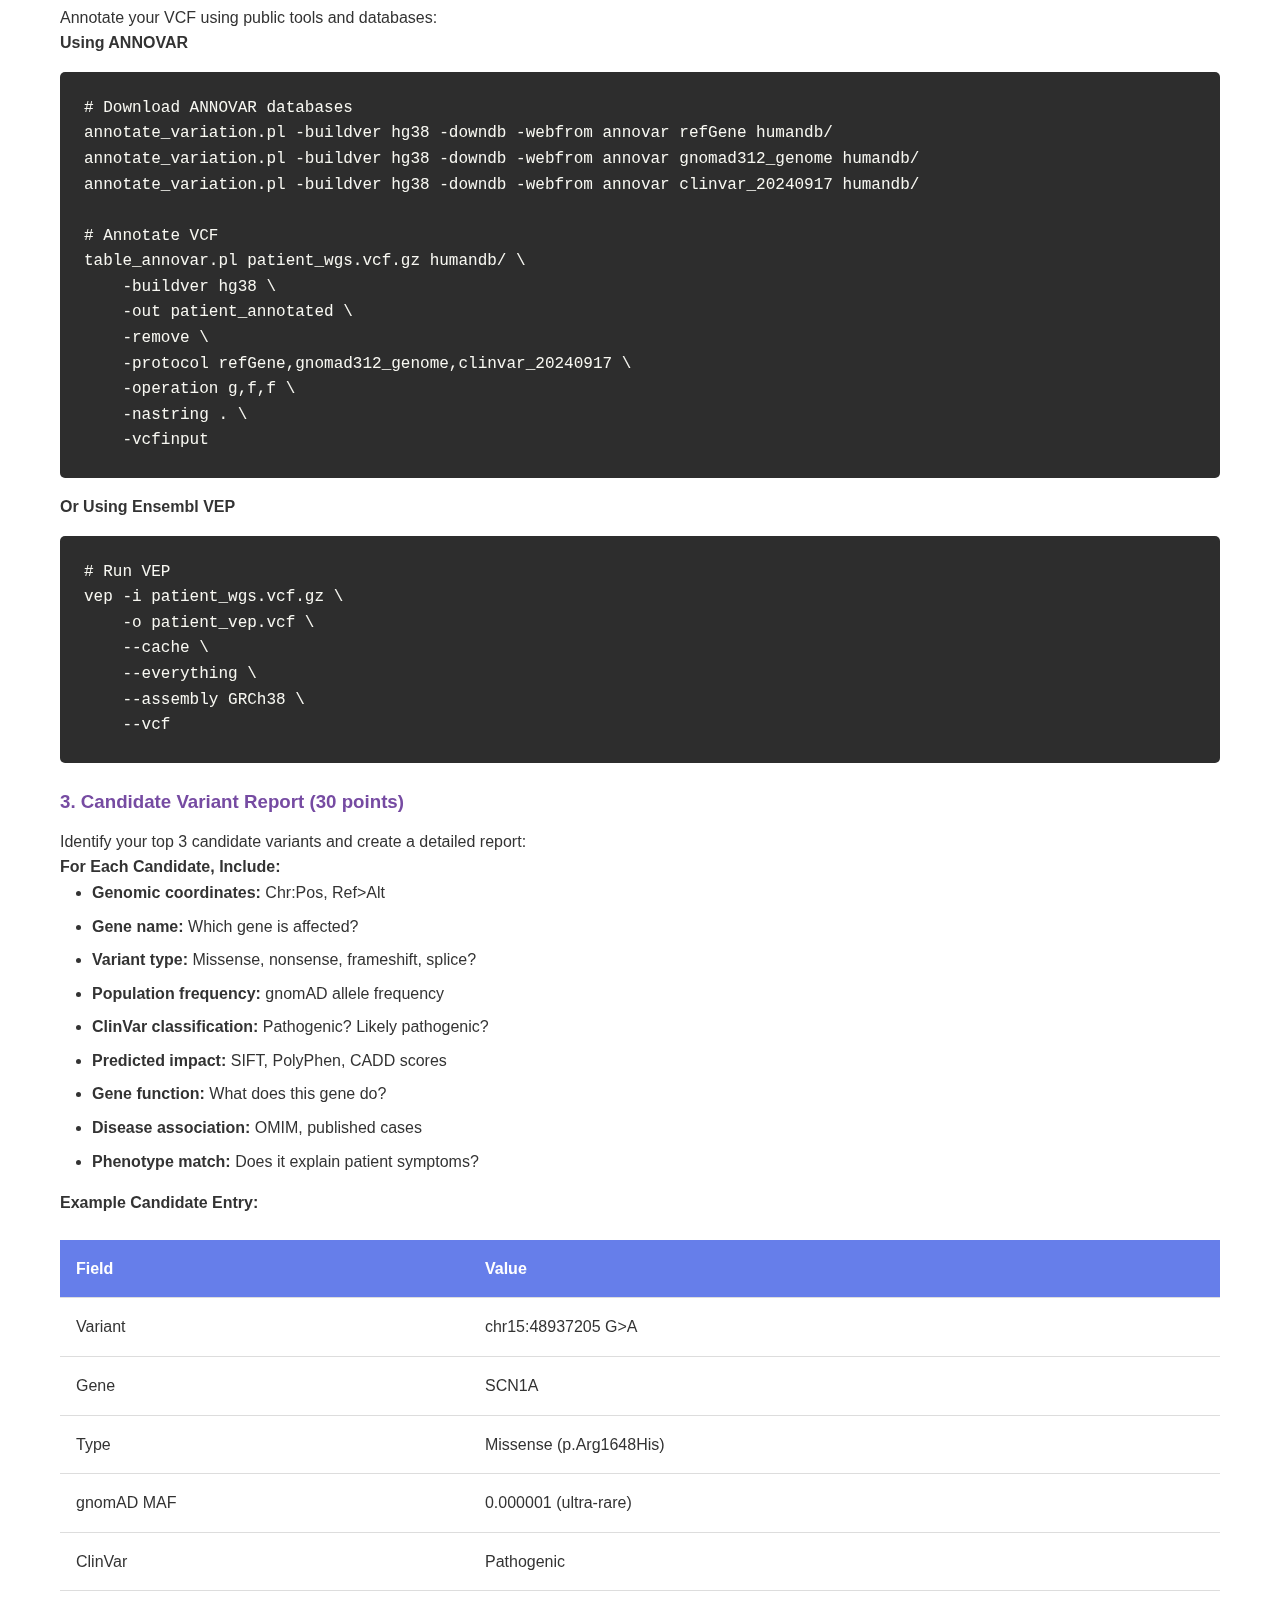
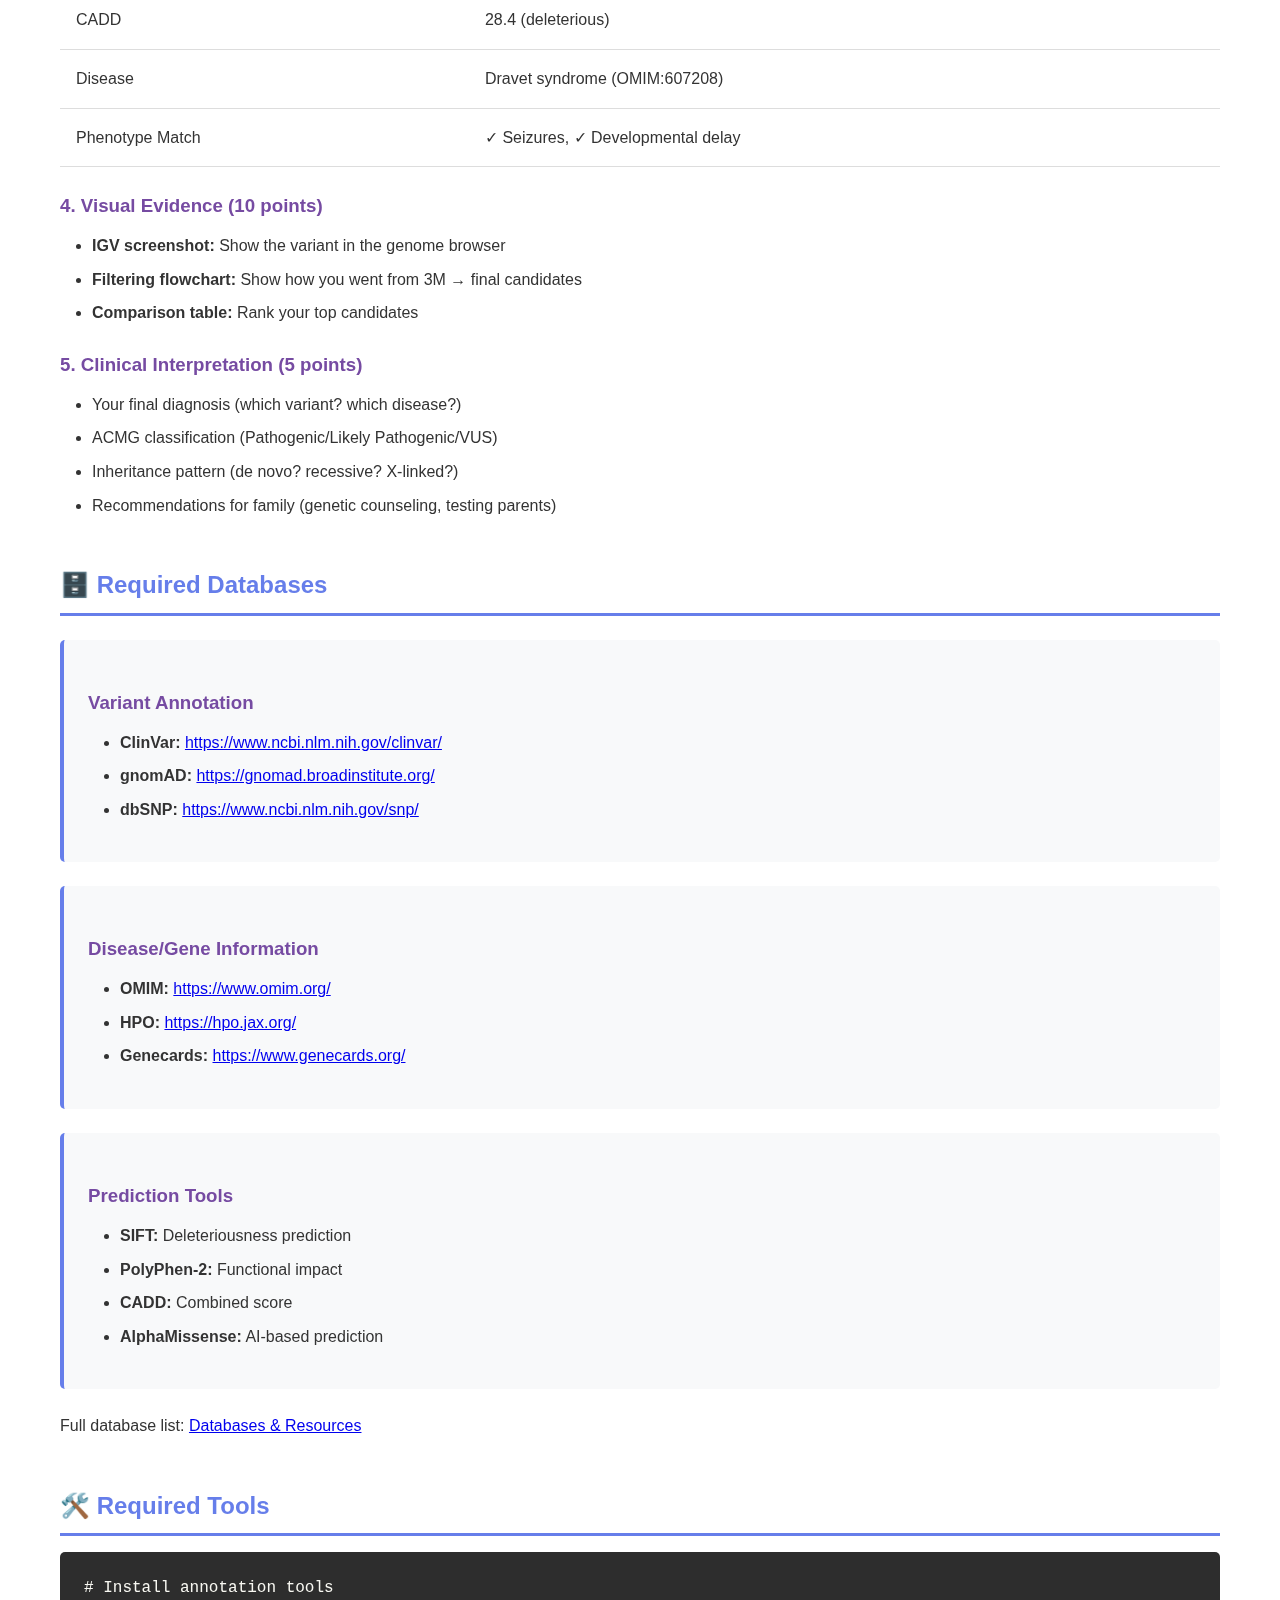
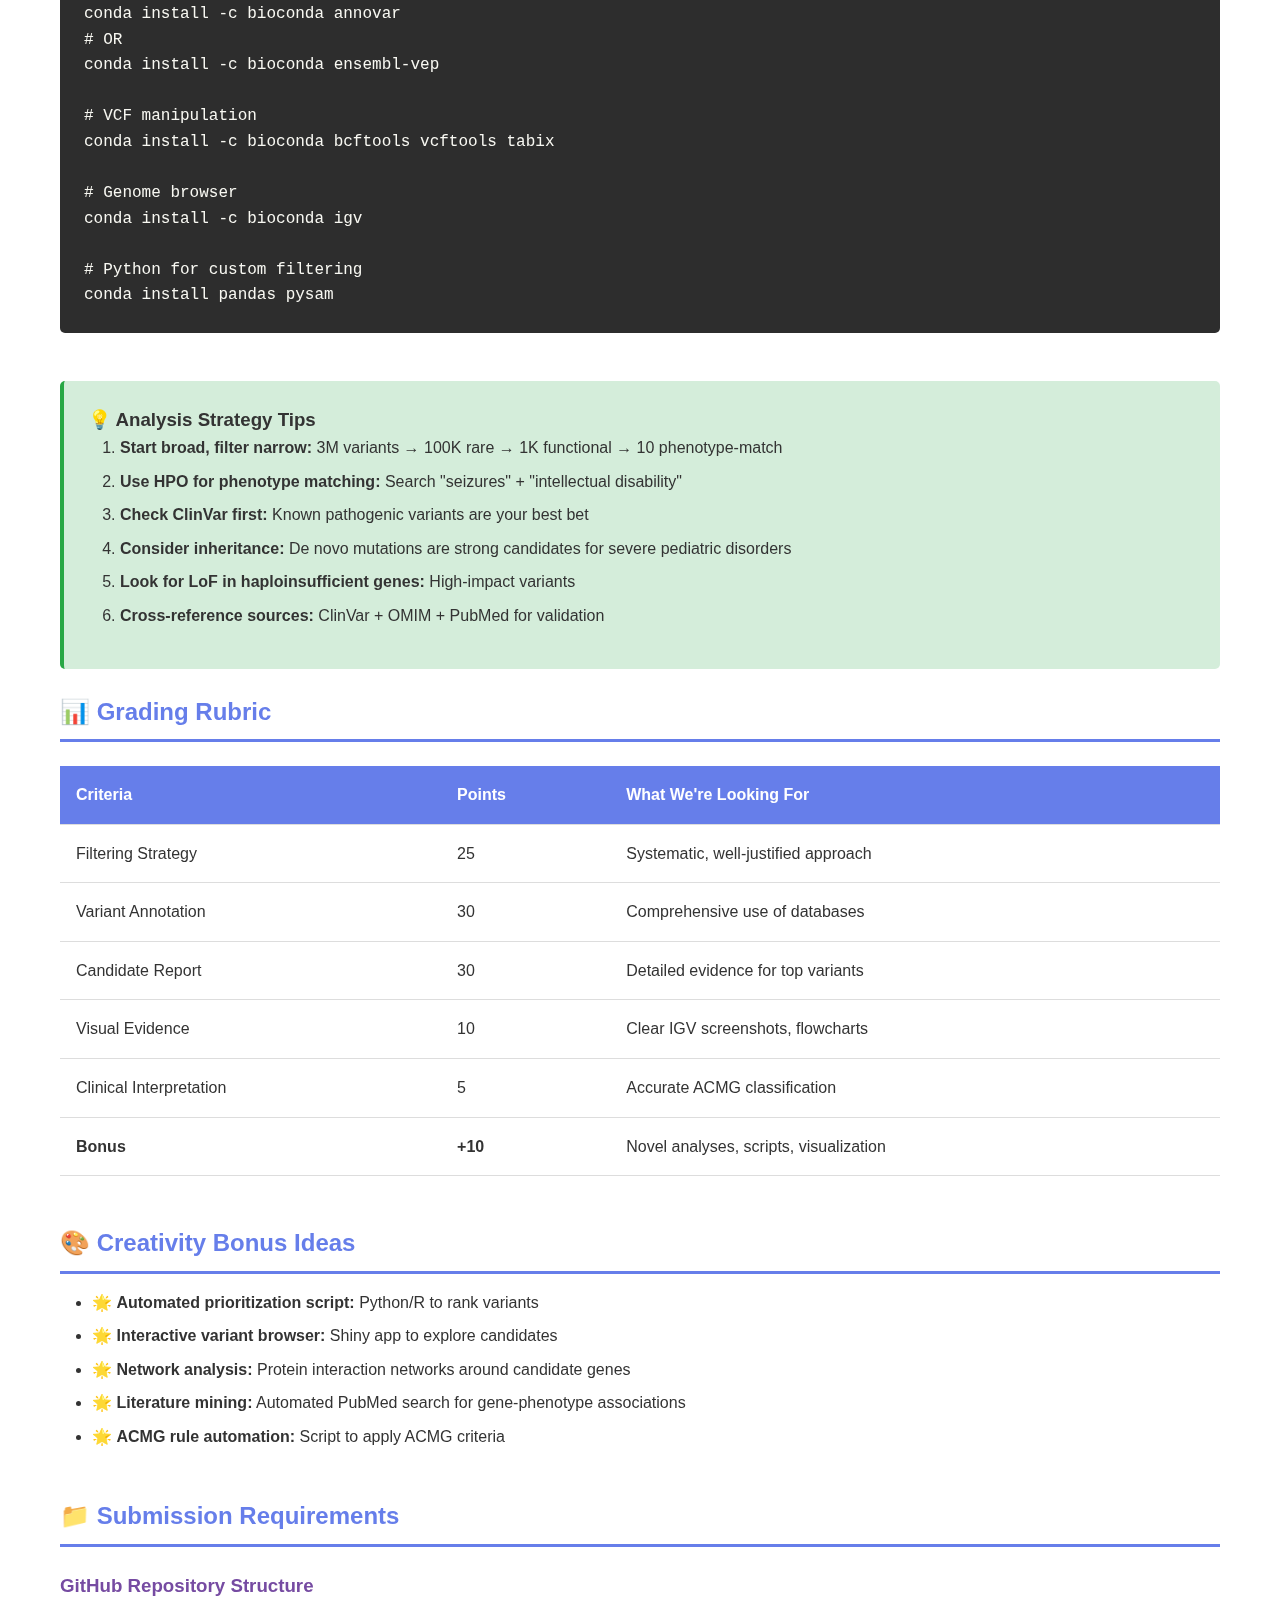
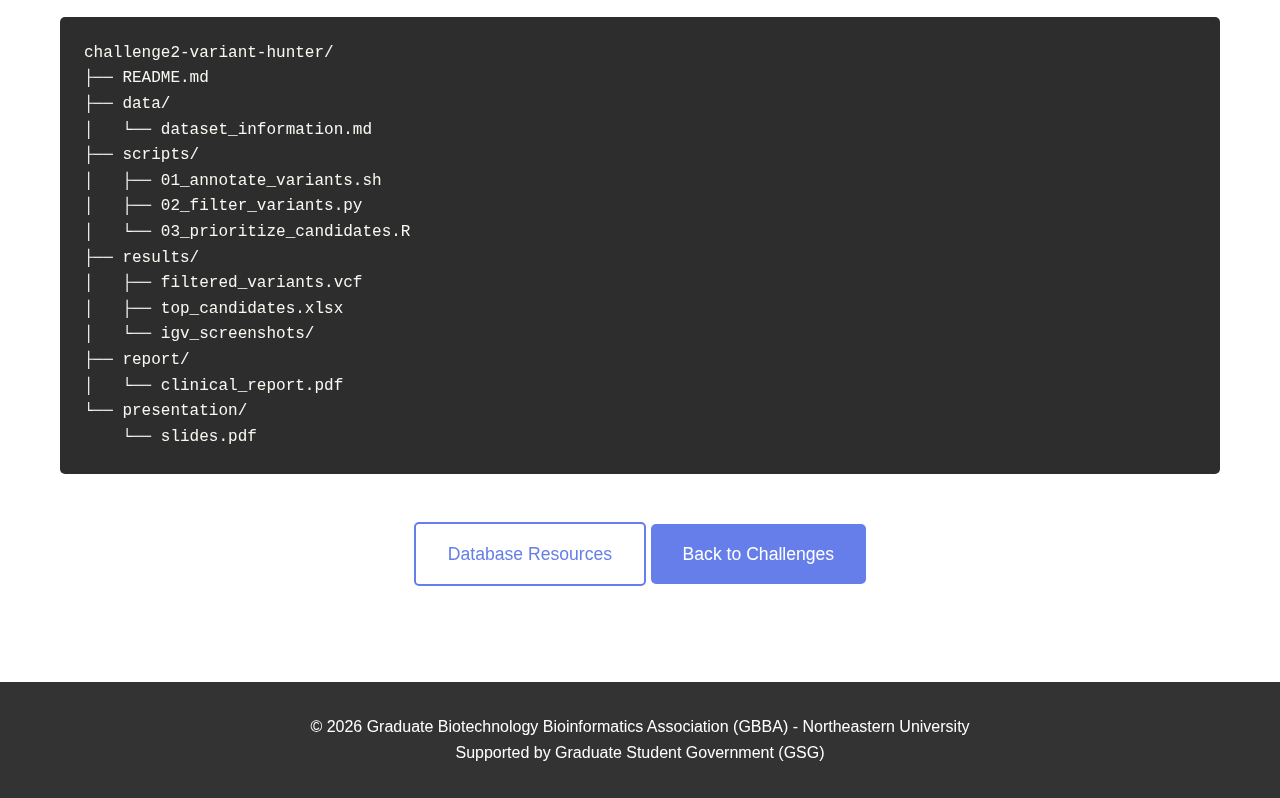
<file: challenges/challenge2.html>
<!DOCTYPE html>
<html lang="en">
<head>
    <meta charset="UTF-8">
    <meta name="viewport" content="width=device-width, initial-scale=1.0">
    <title>Challenge 2: Variant Hunter | GBBA BioHack 2026</title>
    <link rel="stylesheet" href="../css/style.css">
</head>
<body>
    <header>
        <div class="container">
            <div class="header-content">
                <div class="logo">
                    <h1>🧬 GBBA BioHack 2026</h1>
                    <p>Innovate. Analyze. Transform.</p>
                </div>
                <div class="event-details">
                    <h3>January 22-23, 2026</h3>
                    <p><a href="../index.html" style="color: #764ba2; text-decoration: none;">← Back to Home</a></p>
                </div>
            </div>
        </div>
    </header>

    <section class="challenge-header">
        <div class="container">
            <span class="difficulty intermediate">🟡 Intermediate</span>
            <h1>🧬 Challenge 2: Variant Hunter - Find the Pathogenic Mutation</h1>
            <div class="challenge-meta">
                <div class="meta-item"><span>⏱️ Time: 5-6 hours</span></div>
                <div class="meta-item"><span>👥 Team: 2-4 people</span></div>
                <div class="meta-item"><span>🏆 Points: 100</span></div>
            </div>
        </div>
    </section>

    <section class="challenge-content">
        <div class="container">
            <a href="../index.html#challenges" class="back-link">← Back to Challenges</a>

            <div class="content-section">
                <h2>🎯 Challenge Overview</h2>
                <p>A patient with a suspected genetic disorder has undergone whole genome sequencing. You have VCF files with ~3 million variants. Your mission: identify the likely disease-causing variant using clinical databases and variant annotation tools.</p>
            </div>

            <div class="info-box">
                <h3>Clinical Scenario</h3>
                <p><strong>Patient:</strong> 8-year-old child</p>
                <p><strong>Phenotypes:</strong></p>
                <ul>
                    <li>Intellectual disability (moderate)</li>
                    <li>Seizures (onset at age 2)</li>
                    <li>Developmental delay</li>
                    <li>Facial dysmorphisms</li>
                </ul>
                <p><strong>Family History:</strong> Parents unaffected, no siblings</p>
                <p><strong>Previous Testing:</strong> Chromosomal microarray normal</p>
                <p><strong>Your Job:</strong> Find the pathogenic variant and build your case</p>
            </div>

            <div class="content-section">
                <h2>📥 Finding Your Dataset</h2>
                
                <div class="info-box">
                    <h3>🎯 Your First Task: Dataset Selection</h3>
                    <p>You'll need to find real human genomic variant data from public repositories. This challenge tests your ability to work with clinical-scale variant data.</p>
                </div>

                <div class="success-box">
                    <h3>Dataset Requirements</h3>
                    <p>Find a dataset that meets these criteria:</p>
                    <ul>
                        <li><strong>Data Type:</strong> Whole genome or whole exome sequencing variants (VCF format)</li>
                        <li><strong>Organism:</strong> Human (Homo sapiens)</li>
                        <li><strong>Reference Genome:</strong> GRCh37/hg19 or GRCh38/hg38</li>
                        <li><strong>Sample Type:</strong> Individual or trio (patient + parents)</li>
                        <li><strong>Preferred Source:</strong> 1000 Genomes Project, gnomAD, or individual case studies</li>
                    </ul>
                </div>

                <div class="warning-box">
                    <h3>🔍 Where to Search for Variant Data</h3>
                    
                    <h4>Option 1: 1000 Genomes Project</h4>
                    <p>High-quality population variant data: <a href="https://www.internationalgenome.org/data" target="_blank">https://www.internationalgenome.org/data</a></p>
                    
                    <pre><code># Download a sample from 1000 Genomes (GRCh38)
wget ftp://ftp.1000genomes.ebi.ac.uk/vol1/ftp/data_collections/1000G_2504_high_coverage/working/20201028_3202_phased/CCDG_14151_B01_GRM_WGS_2020-08-05_chr20.filtered.shapeit2-duohmm-phased.vcf.gz

# Index the VCF
tabix -p vcf CCDG_14151_B01_GRM_WGS_2020-08-05_chr20.filtered.shapeit2-duohmm-phased.vcf.gz

# For multiple chromosomes or full genome, download additional files from:
# ftp://ftp.1000genomes.ebi.ac.uk/vol1/ftp/data_collections/1000G_2504_high_coverage/</code></pre>

                    <h4>Option 2: gnomAD</h4>
                    <p>Large-scale population database: <a href="https://gnomad.broadinstitute.org/downloads" target="_blank">https://gnomad.broadinstitute.org/downloads</a></p>
                    
                    <h4>Option 3: NCBI dbGaP (Requires Access Request)</h4>
                    <p>Clinical datasets with phenotype data: <a href="https://www.ncbi.nlm.nih.gov/gap/" target="_blank">https://www.ncbi.nlm.nih.gov/gap/</a></p>
                    <p><strong>Note:</strong> Some datasets require data use agreements</p>

                    <h4>Creating a Challenge Dataset</h4>
                    <p>Since this is a clinical scenario, you have two options:</p>
                    <ul>
                        <li><strong>Option A:</strong> Use a 1000 Genomes sample and "spike in" a known pathogenic variant from ClinVar</li>
                        <li><strong>Option B:</strong> Search for published case studies with available VCF data</li>
                    </ul>

                    <pre><code># Option A: Spike in a pathogenic variant
# 1. Download base VCF from 1000 Genomes
# 2. Select a pathogenic variant from ClinVar relevant to phenotypes
# 3. Add the variant to your VCF using bcftools

# Search ClinVar for pathogenic variants
# https://www.ncbi.nlm.nih.gov/clinvar/
# Filter by: Pathogenic, Germline, conditions matching your phenotypes

# Example: Adding a variant to VCF
bcftools view base_sample.vcf.gz | \
  awk 'BEGIN{OFS="\t"} 
       {if(/^#/) print; 
        else if(NR==1000) print "chr15\t48937205\t.\tG\tA\t999\tPASS\tAF=0.5"}' | \
  bgzip > patient_wgs.vcf.gz
tabix -p vcf patient_wgs.vcf.gz</code></pre>
                </div>

                <div class="info-box">
                    <h3>⚡ Making Your Challenge Realistic</h3>
                    <p>For the clinical scenario provided (seizures, intellectual disability, developmental delay):</p>
                    <ul>
                        <li><strong>Search ClinVar for:</strong> SCN1A, MECP2, CDKL5, STXBP1 (seizure-related genes)</li>
                        <li><strong>Look for:</strong> Pathogenic variants associated with epileptic encephalopathies</li>
                        <li><strong>Consider:</strong> Dravet syndrome, Rett syndrome, or other neurodevelopmental disorders</li>
                        <li><strong>Variant types:</strong> Missense, nonsense, frameshift, or splice site variants</li>
                    </ul>
                </div>

                <div class="success-box">
                    <h3>📁 Reference Genome</h3>
                    <p>Download the human reference genome matching your VCF version:</p>
                    
                    <h4>For GRCh38/hg38:</h4>
                    <pre><code>wget https://ftp.ncbi.nlm.nih.gov/genomes/all/GCA/000/001/405/GCA_000001405.15_GRCh38/seqs_for_alignment_pipelines.ucsc_ids/GCA_000001405.15_GRCh38_no_alt_analysis_set.fna.gz

gunzip GCA_000001405.15_GRCh38_no_alt_analysis_set.fna.gz</code></pre>

                    <h4>For GRCh37/hg19:</h4>
                    <pre><code>wget https://ftp.ncbi.nlm.nih.gov/genomes/all/GCA/000/001/405/GCA_000001405.13_GRCh37/seqs_for_alignment_pipelines.ucsc_ids/GCA_000001405.13_GRCh37_no_alt_analysis_set.fna.gz

gunzip GCA_000001405.13_GRCh37_no_alt_analysis_set.fna.gz</code></pre>
                </div>

                <div class="info-box">
                    <h3>📝 Document Your Dataset</h3>
                    <p>In your final report, include:</p>
                    <ul>
                        <li><strong>Data source:</strong> Where did you get the VCF? (1000 Genomes ID, gnomAD, etc.)</li>
                        <li><strong>Reference genome version:</strong> GRCh37 or GRCh38?</li>
                        <li><strong>Pathogenic variant(s) added:</strong> If you spiked in variants, document which ones and why</li>
                        <li><strong>Total variant count:</strong> How many variants in your starting VCF?</li>
                        <li><strong>Chromosomes included:</strong> Whole genome or specific chromosomes?</li>
                    </ul>
                </div>
            </div>

            <div class="content-section">
                <h2>📋 Required Deliverables</h2>
                
                <h3>1. Variant Filtering Strategy (25 points)</h3>
                <p>Document your systematic approach to narrowing down millions of variants:</p>

                <h4>A. Quality Filtering</h4>
                <pre><code># Example with bcftools
bcftools view -i 'QUAL>30 && DP>10' patient_wgs.vcf.gz -O z -o qc_pass.vcf.gz</code></pre>

                <h4>B. Population Frequency Filtering</h4>
                <ul>
                    <li>Remove common variants (gnomAD MAF > 0.01)</li>
                    <li>Focus on rare or novel variants</li>
                    <li>Justify your frequency cutoff</li>
                </ul>

                <h4>C. Functional Impact Filtering</h4>
                <ul>
                    <li>Prioritize: Loss-of-function (LoF) variants</li>
                    <li>Include: Missense variants with high CADD score</li>
                    <li>Consider: Splice site variants</li>
                </ul>

                <h4>D. Phenotype-Based Filtering</h4>
                <ul>
                    <li>Search genes associated with: seizures, intellectual disability</li>
                    <li>Use HPO terms to find relevant genes</li>
                </ul>

                <h3>2. Variant Annotation (30 points)</h3>
                <p>Annotate your VCF using public tools and databases:</p>

                <h4>Using ANNOVAR</h4>
                <pre><code># Download ANNOVAR databases
annotate_variation.pl -buildver hg38 -downdb -webfrom annovar refGene humandb/
annotate_variation.pl -buildver hg38 -downdb -webfrom annovar gnomad312_genome humandb/
annotate_variation.pl -buildver hg38 -downdb -webfrom annovar clinvar_20240917 humandb/

# Annotate VCF
table_annovar.pl patient_wgs.vcf.gz humandb/ \
    -buildver hg38 \
    -out patient_annotated \
    -remove \
    -protocol refGene,gnomad312_genome,clinvar_20240917 \
    -operation g,f,f \
    -nastring . \
    -vcfinput</code></pre>

                <h4>Or Using Ensembl VEP</h4>
                <pre><code># Run VEP
vep -i patient_wgs.vcf.gz \
    -o patient_vep.vcf \
    --cache \
    --everything \
    --assembly GRCh38 \
    --vcf</code></pre>

                <h3>3. Candidate Variant Report (30 points)</h3>
                <p>Identify your top 3 candidate variants and create a detailed report:</p>

                <h4>For Each Candidate, Include:</h4>
                <ul>
                    <li><strong>Genomic coordinates:</strong> Chr:Pos, Ref>Alt</li>
                    <li><strong>Gene name:</strong> Which gene is affected?</li>
                    <li><strong>Variant type:</strong> Missense, nonsense, frameshift, splice?</li>
                    <li><strong>Population frequency:</strong> gnomAD allele frequency</li>
                    <li><strong>ClinVar classification:</strong> Pathogenic? Likely pathogenic?</li>
                    <li><strong>Predicted impact:</strong> SIFT, PolyPhen, CADD scores</li>
                    <li><strong>Gene function:</strong> What does this gene do?</li>
                    <li><strong>Disease association:</strong> OMIM, published cases</li>
                    <li><strong>Phenotype match:</strong> Does it explain patient symptoms?</li>
                </ul>

                <h4>Example Candidate Entry:</h4>
                <table>
                    <tr><th>Field</th><th>Value</th></tr>
                    <tr><td>Variant</td><td>chr15:48937205 G>A</td></tr>
                    <tr><td>Gene</td><td>SCN1A</td></tr>
                    <tr><td>Type</td><td>Missense (p.Arg1648His)</td></tr>
                    <tr><td>gnomAD MAF</td><td>0.000001 (ultra-rare)</td></tr>
                    <tr><td>ClinVar</td><td>Pathogenic</td></tr>
                    <tr><td>CADD</td><td>28.4 (deleterious)</td></tr>
                    <tr><td>Disease</td><td>Dravet syndrome (OMIM:607208)</td></tr>
                    <tr><td>Phenotype Match</td><td>✓ Seizures, ✓ Developmental delay</td></tr>
                </table>

                <h3>4. Visual Evidence (10 points)</h3>
                <ul>
                    <li><strong>IGV screenshot:</strong> Show the variant in the genome browser</li>
                    <li><strong>Filtering flowchart:</strong> Show how you went from 3M → final candidates</li>
                    <li><strong>Comparison table:</strong> Rank your top candidates</li>
                </ul>

                <h3>5. Clinical Interpretation (5 points)</h3>
                <ul>
                    <li>Your final diagnosis (which variant? which disease?)</li>
                    <li>ACMG classification (Pathogenic/Likely Pathogenic/VUS)</li>
                    <li>Inheritance pattern (de novo? recessive? X-linked?)</li>
                    <li>Recommendations for family (genetic counseling, testing parents)</li>
                </ul>
            </div>

            <div class="content-section">
                <h2>🗄️ Required Databases</h2>
                
                <div class="info-box">
                    <h3>Variant Annotation</h3>
                    <ul>
                        <li><strong>ClinVar:</strong> <a href="https://www.ncbi.nlm.nih.gov/clinvar/" target="_blank">https://www.ncbi.nlm.nih.gov/clinvar/</a></li>
                        <li><strong>gnomAD:</strong> <a href="https://gnomad.broadinstitute.org/" target="_blank">https://gnomad.broadinstitute.org/</a></li>
                        <li><strong>dbSNP:</strong> <a href="https://www.ncbi.nlm.nih.gov/snp/" target="_blank">https://www.ncbi.nlm.nih.gov/snp/</a></li>
                    </ul>
                </div>

                <div class="info-box">
                    <h3>Disease/Gene Information</h3>
                    <ul>
                        <li><strong>OMIM:</strong> <a href="https://www.omim.org/" target="_blank">https://www.omim.org/</a></li>
                        <li><strong>HPO:</strong> <a href="https://hpo.jax.org/" target="_blank">https://hpo.jax.org/</a></li>
                        <li><strong>Genecards:</strong> <a href="https://www.genecards.org/" target="_blank">https://www.genecards.org/</a></li>
                    </ul>
                </div>

                <div class="info-box">
                    <h3>Prediction Tools</h3>
                    <ul>
                        <li><strong>SIFT:</strong> Deleteriousness prediction</li>
                        <li><strong>PolyPhen-2:</strong> Functional impact</li>
                        <li><strong>CADD:</strong> Combined score</li>
                        <li><strong>AlphaMissense:</strong> AI-based prediction</li>
                    </ul>
                </div>

                <p>Full database list: <a href="../databases.html">Databases & Resources</a></p>
            </div>

            <div class="content-section">
                <h2>🛠️ Required Tools</h2>
                
                <pre><code># Install annotation tools
conda install -c bioconda annovar
# OR
conda install -c bioconda ensembl-vep

# VCF manipulation
conda install -c bioconda bcftools vcftools tabix

# Genome browser
conda install -c bioconda igv

# Python for custom filtering
conda install pandas pysam</code></pre>
            </div>

            <div class="success-box">
                <h3>💡 Analysis Strategy Tips</h3>
                <ol>
                    <li><strong>Start broad, filter narrow:</strong> 3M variants → 100K rare → 1K functional → 10 phenotype-match</li>
                    <li><strong>Use HPO for phenotype matching:</strong> Search "seizures" + "intellectual disability"</li>
                    <li><strong>Check ClinVar first:</strong> Known pathogenic variants are your best bet</li>
                    <li><strong>Consider inheritance:</strong> De novo mutations are strong candidates for severe pediatric disorders</li>
                    <li><strong>Look for LoF in haploinsufficient genes:</strong> High-impact variants</li>
                    <li><strong>Cross-reference sources:</strong> ClinVar + OMIM + PubMed for validation</li>
                </ol>
            </div>

            <div class="content-section">
                <h2>📊 Grading Rubric</h2>
                <table>
                    <tr><th>Criteria</th><th>Points</th><th>What We're Looking For</th></tr>
                    <tr><td>Filtering Strategy</td><td>25</td><td>Systematic, well-justified approach</td></tr>
                    <tr><td>Variant Annotation</td><td>30</td><td>Comprehensive use of databases</td></tr>
                    <tr><td>Candidate Report</td><td>30</td><td>Detailed evidence for top variants</td></tr>
                    <tr><td>Visual Evidence</td><td>10</td><td>Clear IGV screenshots, flowcharts</td></tr>
                    <tr><td>Clinical Interpretation</td><td>5</td><td>Accurate ACMG classification</td></tr>
                    <tr><td><strong>Bonus</strong></td><td><strong>+10</strong></td><td>Novel analyses, scripts, visualization</td></tr>
                </table>
            </div>

            <div class="content-section">
                <h2>🎨 Creativity Bonus Ideas</h2>
                <ul>
                    <li>🌟 <strong>Automated prioritization script:</strong> Python/R to rank variants</li>
                    <li>🌟 <strong>Interactive variant browser:</strong> Shiny app to explore candidates</li>
                    <li>🌟 <strong>Network analysis:</strong> Protein interaction networks around candidate genes</li>
                    <li>🌟 <strong>Literature mining:</strong> Automated PubMed search for gene-phenotype associations</li>
                    <li>🌟 <strong>ACMG rule automation:</strong> Script to apply ACMG criteria</li>
                </ul>
            </div>

            <div class="content-section">
                <h2>📁 Submission Requirements</h2>
                
                <h3>GitHub Repository Structure</h3>
                <pre><code>challenge2-variant-hunter/
├── README.md
├── data/
│   └── dataset_information.md
├── scripts/
│   ├── 01_annotate_variants.sh
│   ├── 02_filter_variants.py
│   └── 03_prioritize_candidates.R
├── results/
│   ├── filtered_variants.vcf
│   ├── top_candidates.xlsx
│   └── igv_screenshots/
├── report/
│   └── clinical_report.pdf
└── presentation/
    └── slides.pdf</code></pre>
            </div>

            <div style="text-align: center; margin: 3rem 0;">
                <a href="../databases.html" class="btn btn-secondary">Database Resources</a>
                <a href="../index.html#challenges" class="btn btn-primary">Back to Challenges</a>
            </div>
        </div>
    </section>

    <footer>
        <div class="container">
            <p>&copy; 2026 Graduate Biotechnology Bioinformatics Association (GBBA) - Northeastern University</p>
            <p>Supported by Graduate Student Government (GSG)</p>
        </div>
    </footer>
</body>
</html>
</file>
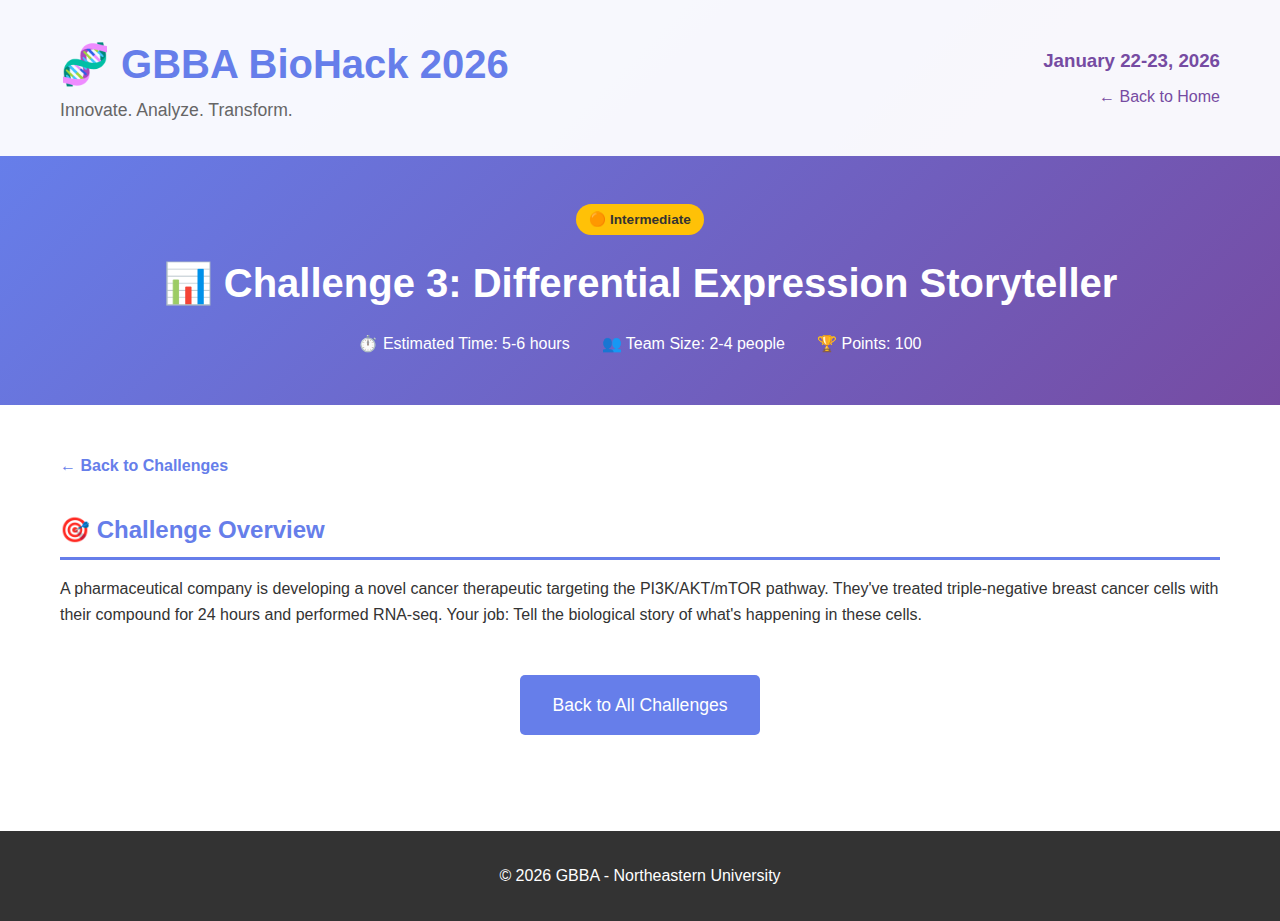
<file: challenges/challenge3.html>
<!DOCTYPE html>
<html lang="en">
<head>
    <meta charset="UTF-8">
    <meta name="viewport" content="width=device-width, initial-scale=1.0">
    <title>Challenge 3: Differential Expression Storyteller | GBBA BioHack 2026</title>
    <link rel="stylesheet" href="../css/style.css">
</head>
<body>
    <header>
        <div class="container">
            <div class="header-content">
                <div class="logo">
                    <h1>🧬 GBBA BioHack 2026</h1>
                    <p>Innovate. Analyze. Transform.</p>
                </div>
                <div class="event-details">
                    <h3>January 22-23, 2026</h3>
                    <p><a href="../index.html" style="color: #764ba2; text-decoration: none;">← Back to Home</a></p>
                </div>
            </div>
        </div>
    </header>

    <section class="challenge-header">
        <div class="container">
            <span class="difficulty intermediate">🟠 Intermediate</span>
            <h1>📊 Challenge 3: Differential Expression Storyteller</h1>
            <div class="challenge-meta">
                <div class="meta-item"><span>⏱️ Estimated Time: 5-6 hours</span></div>
                <div class="meta-item"><span>👥 Team Size: 2-4 people</span></div>
                <div class="meta-item"><span>🏆 Points: 100</span></div>
            </div>
        </div>
    </section>

    <section class="challenge-content">
        <div class="container">
            <a href="../index.html#challenges" class="back-link">← Back to Challenges</a>

            <div class="content-section">
                <h2>🎯 Challenge Overview</h2>
                <p>A pharmaceutical company is developing a novel cancer therapeutic targeting the PI3K/AKT/mTOR pathway. They've treated triple-negative breast cancer cells with their compound for 24 hours and performed RNA-seq. Your job: Tell the biological story of what's happening in these cells.</p>
            </div>

            <!-- Add similar sections as Challenge 1 -->

            <div style="text-align: center; margin: 3rem 0;">
                <a href="../index.html#challenges" class="btn btn-primary">Back to All Challenges</a>
            </div>
        </div>
    </section>

    <footer>
        <div class="container">
            <p>&copy; 2026 GBBA - Northeastern University</p>
        </div>
    </footer>
</body>
</html>
</file>
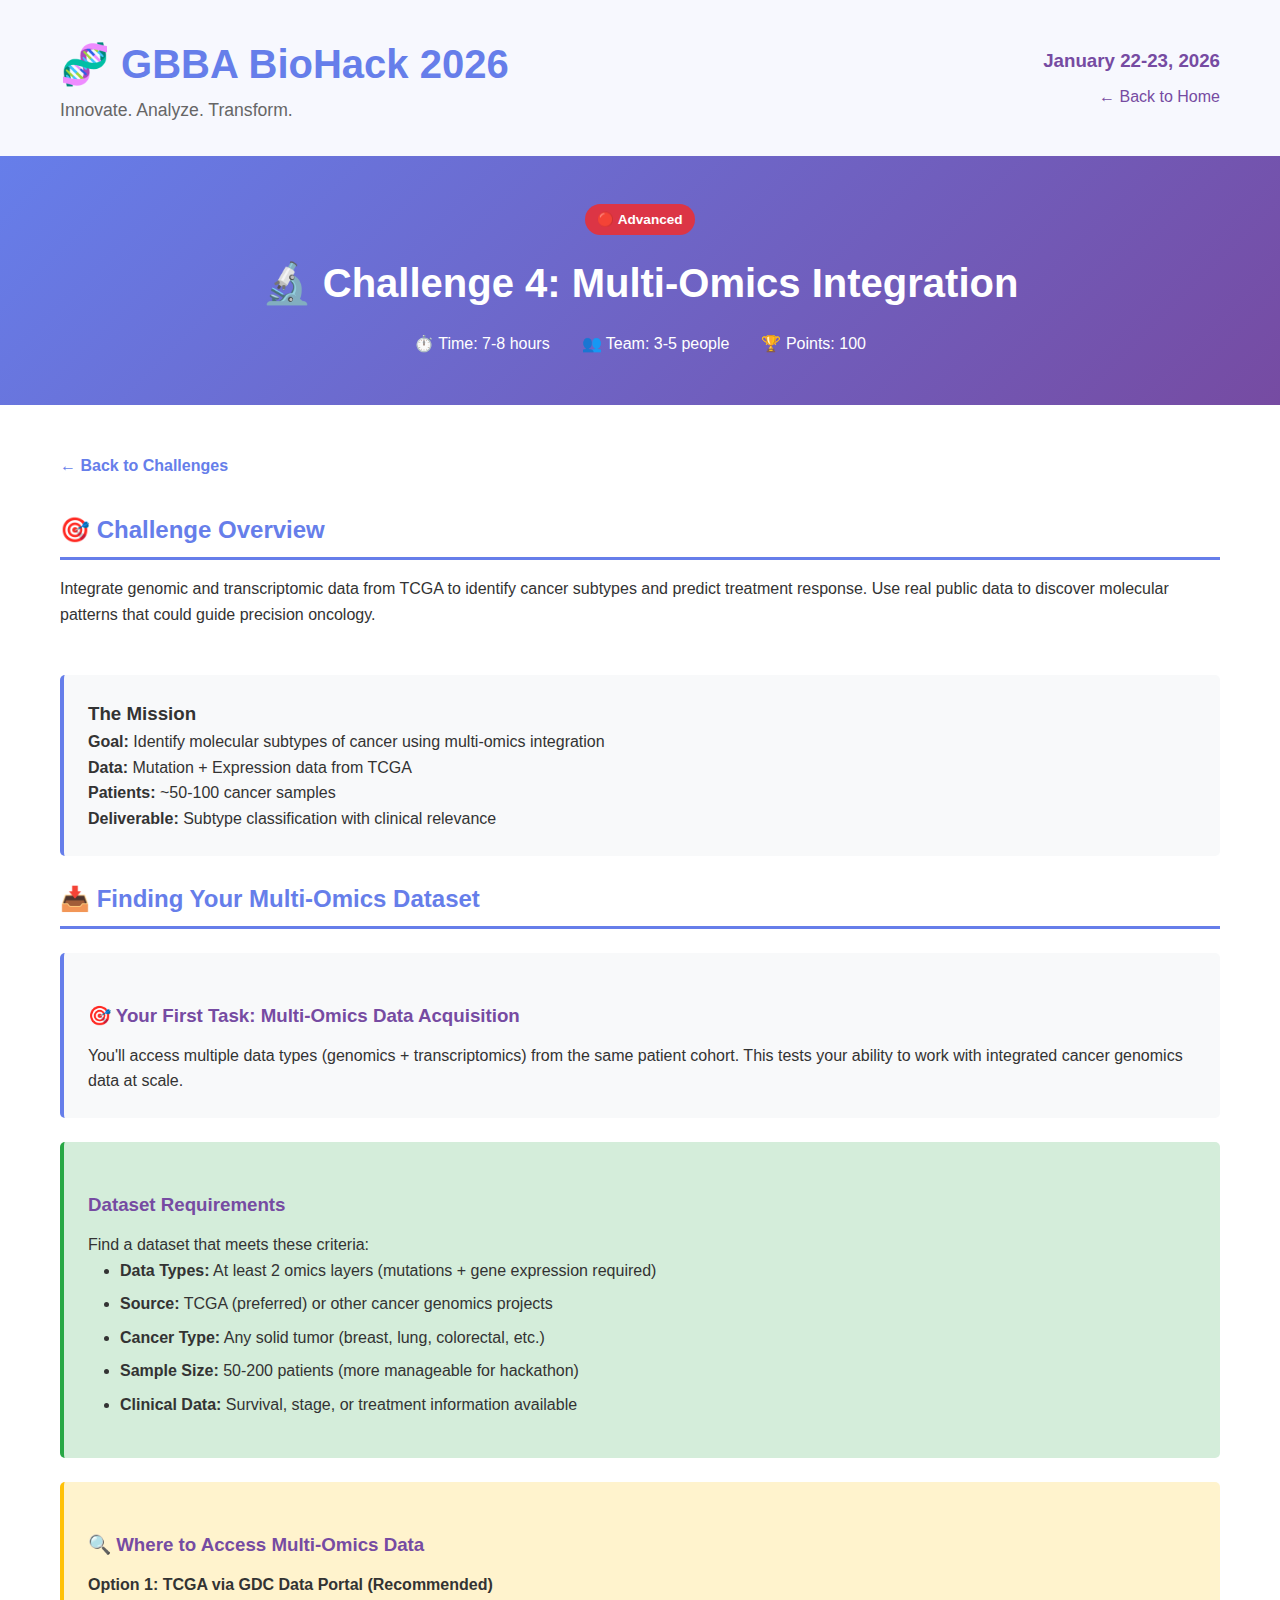
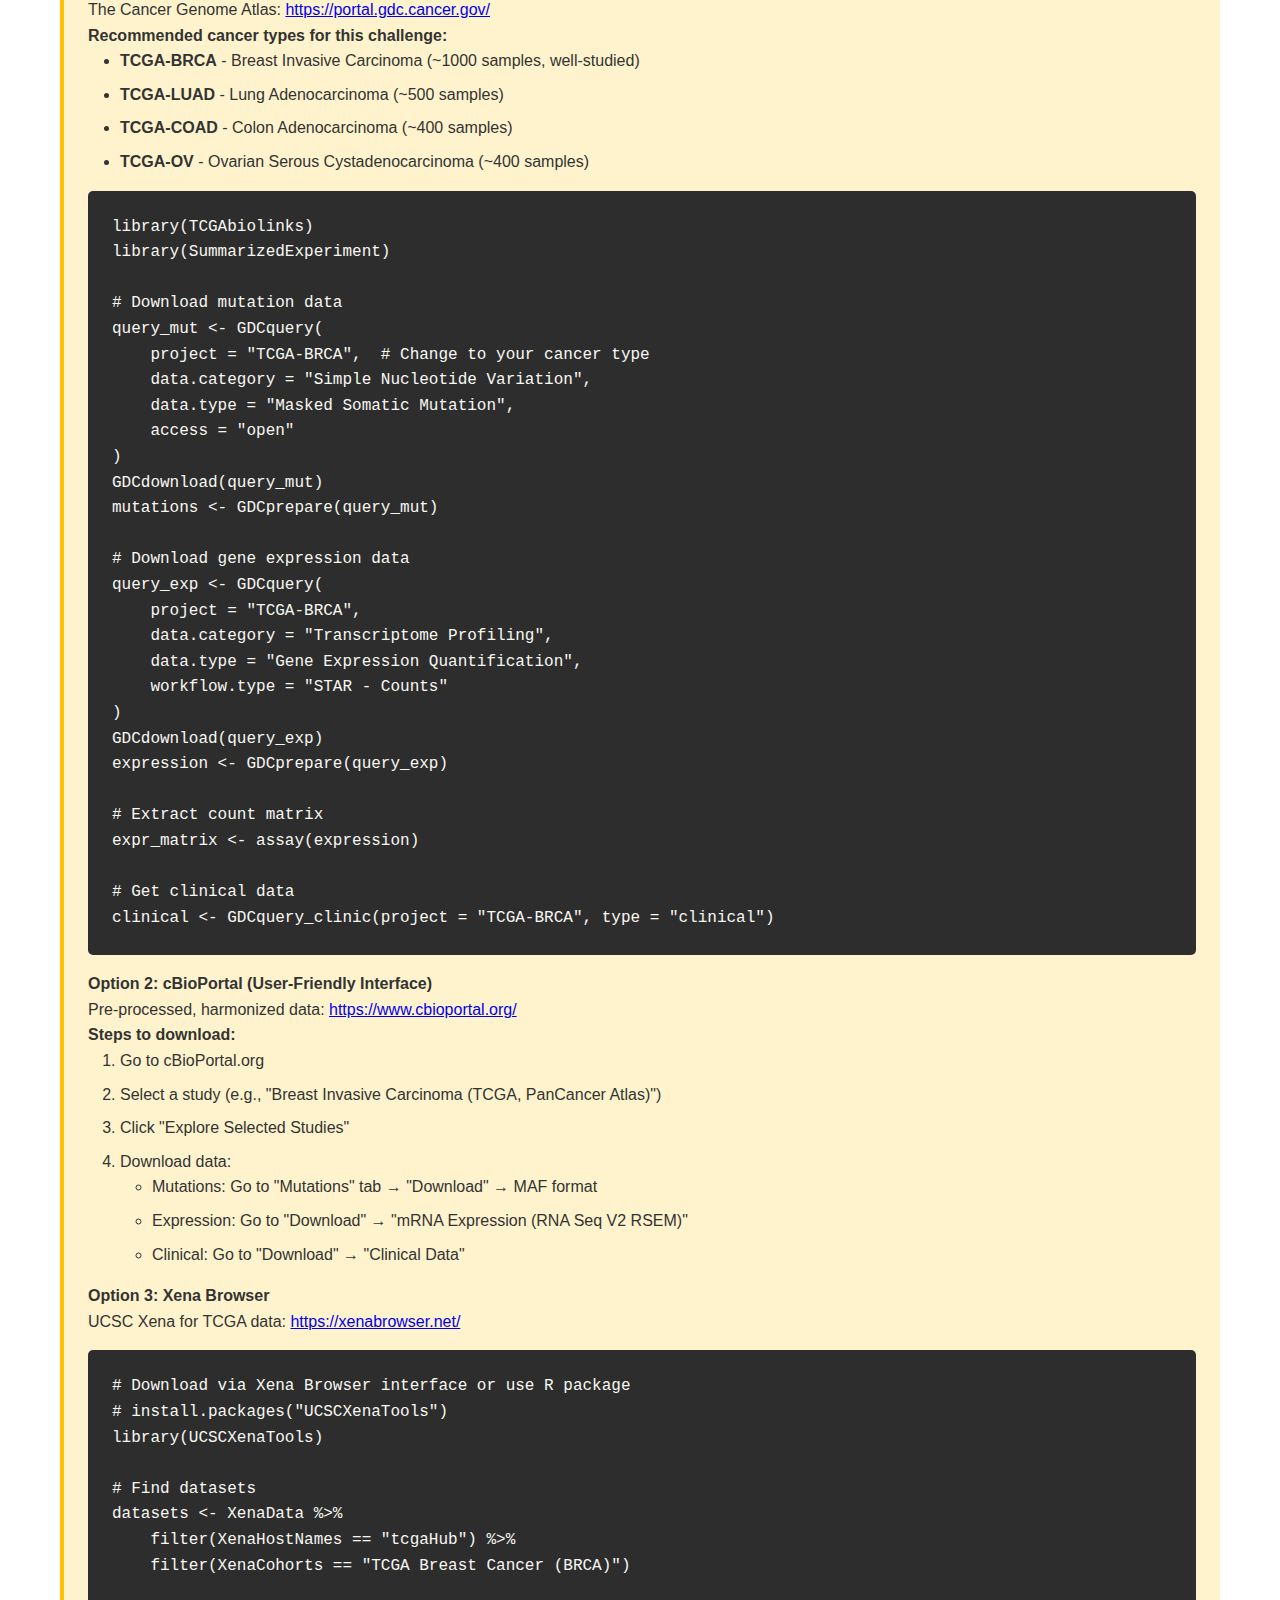
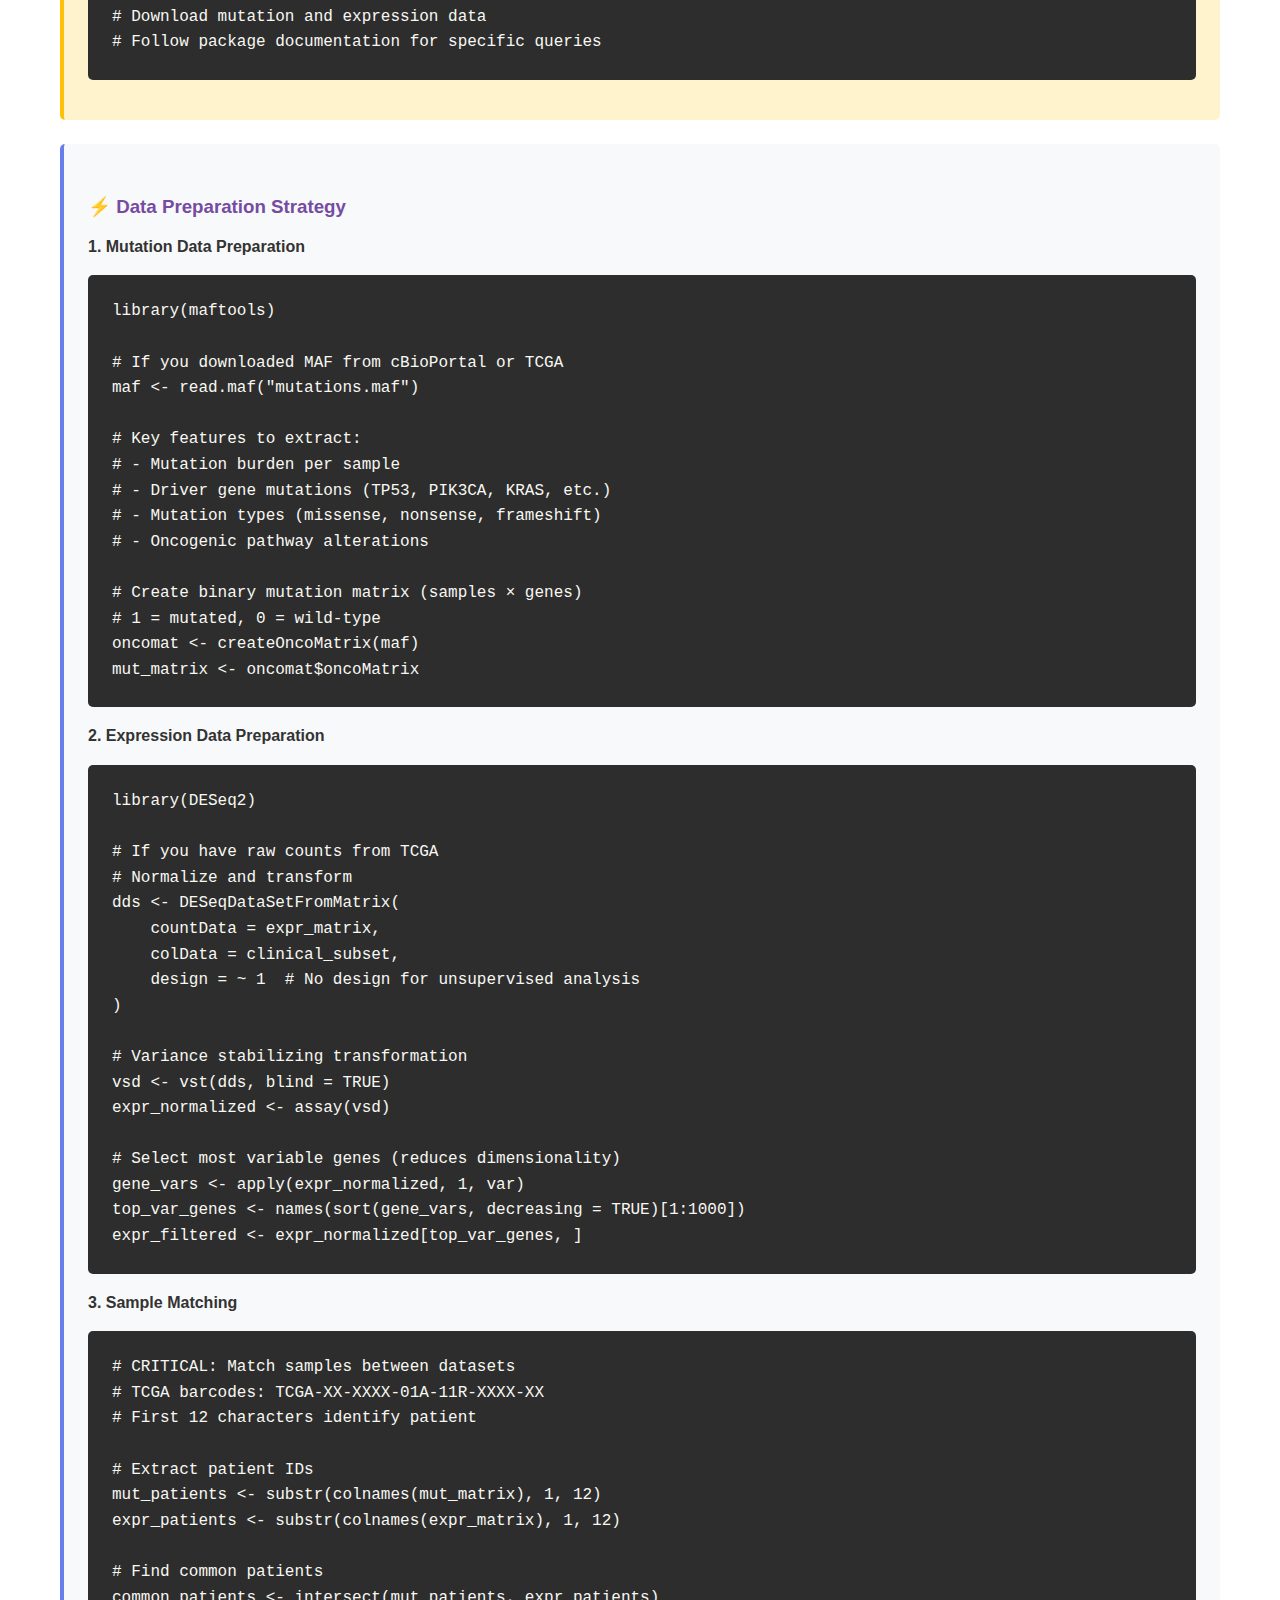
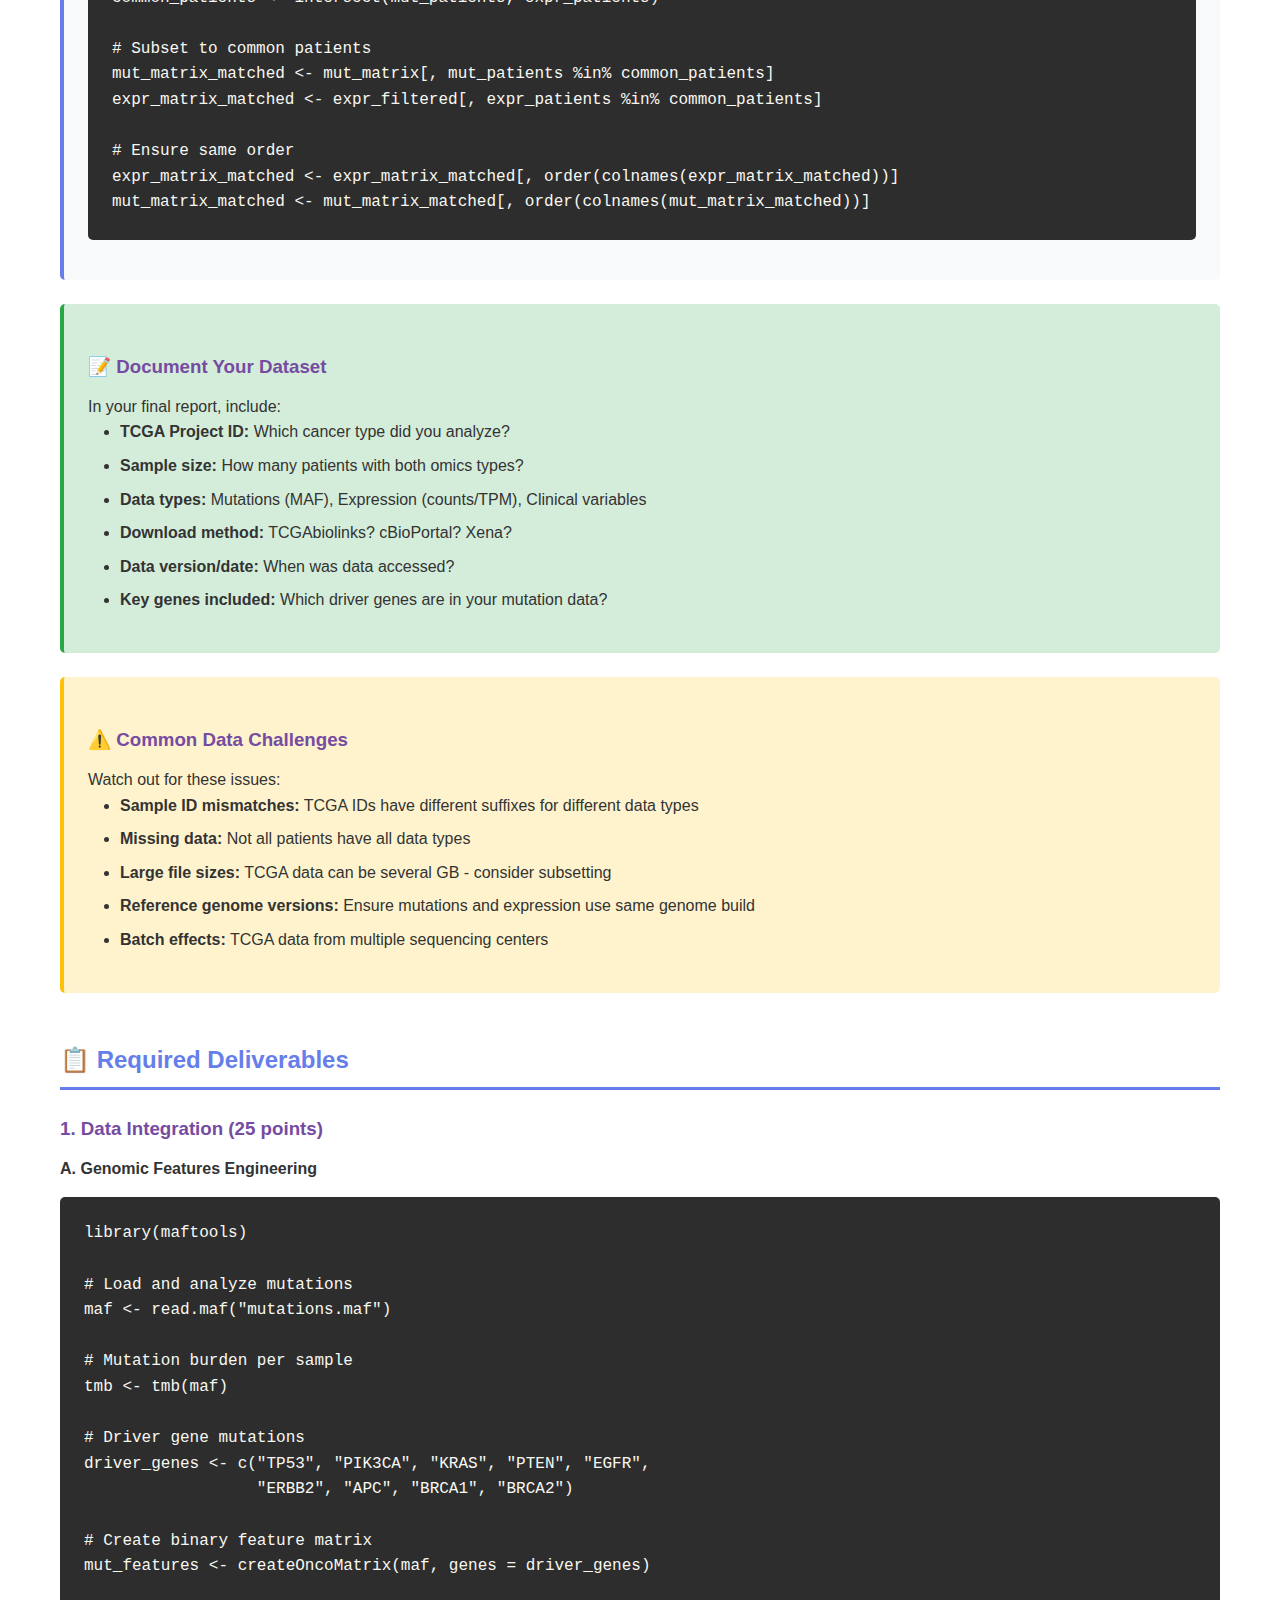
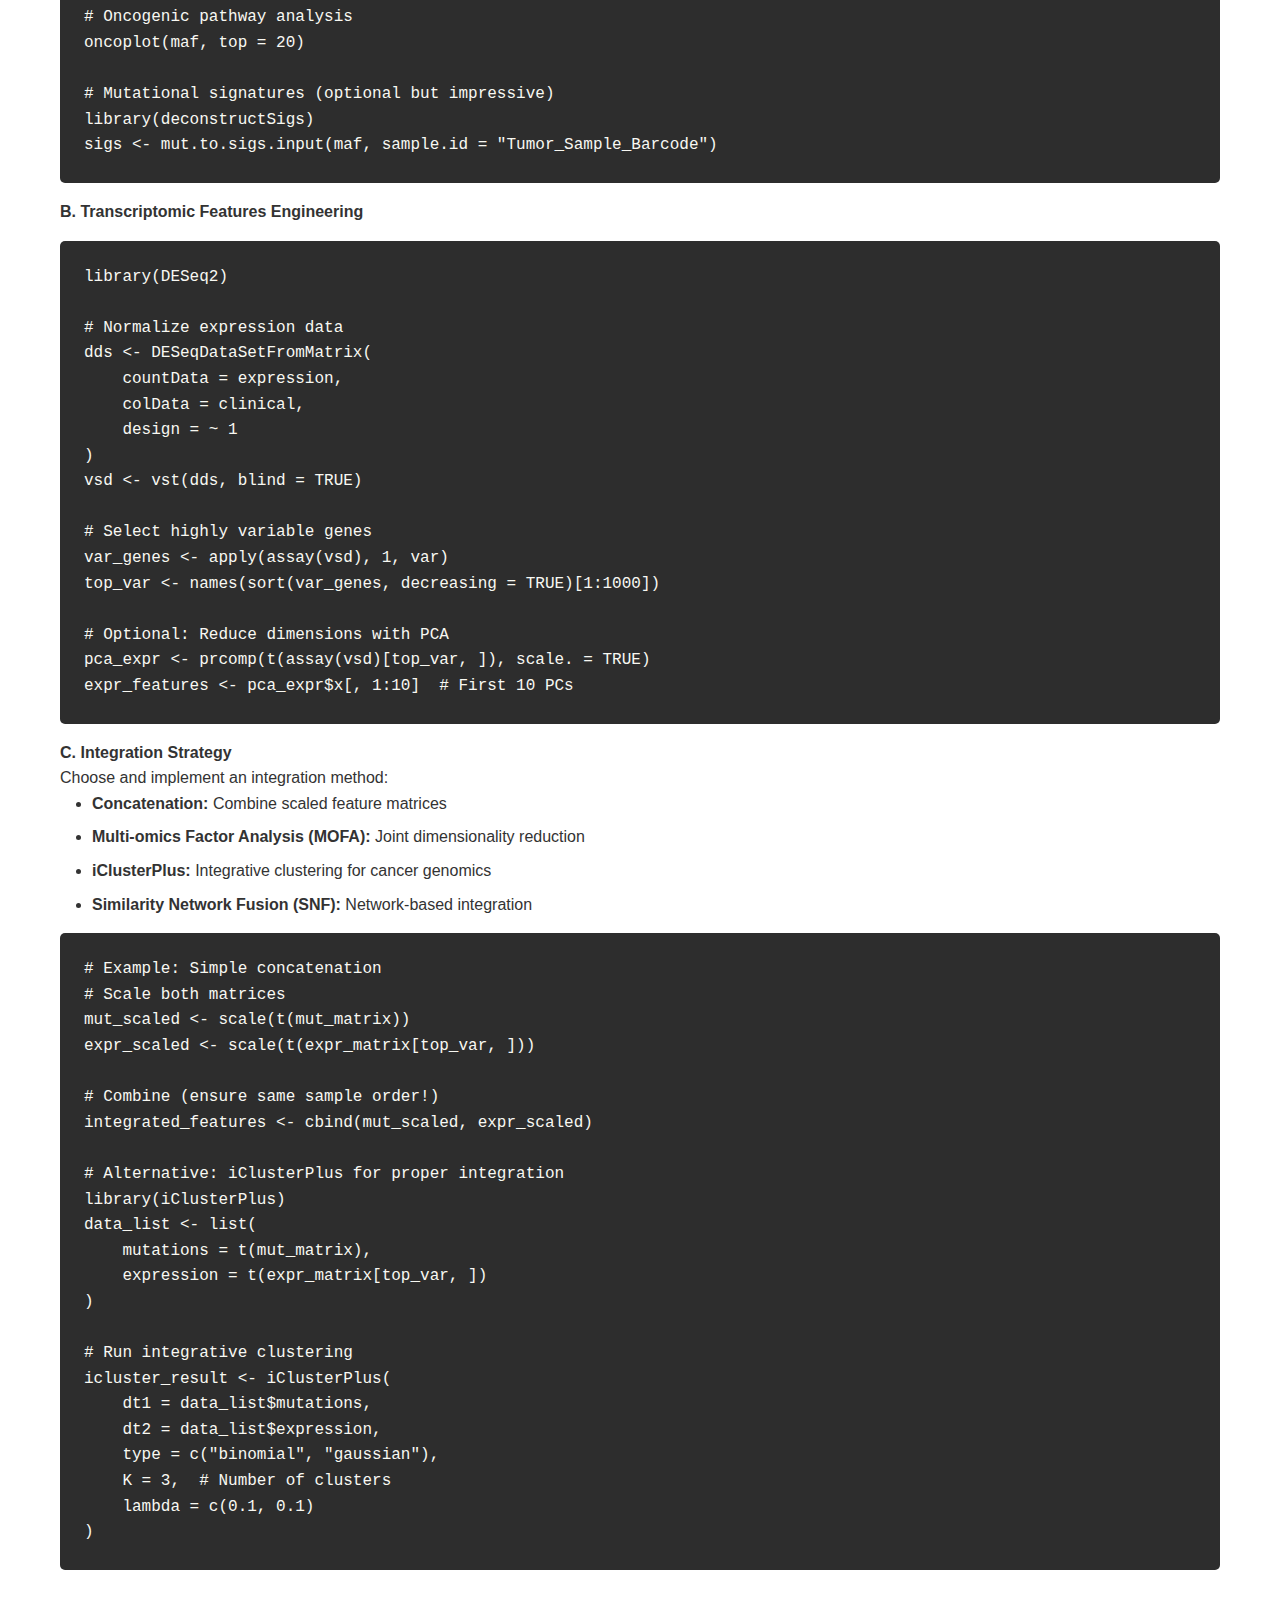
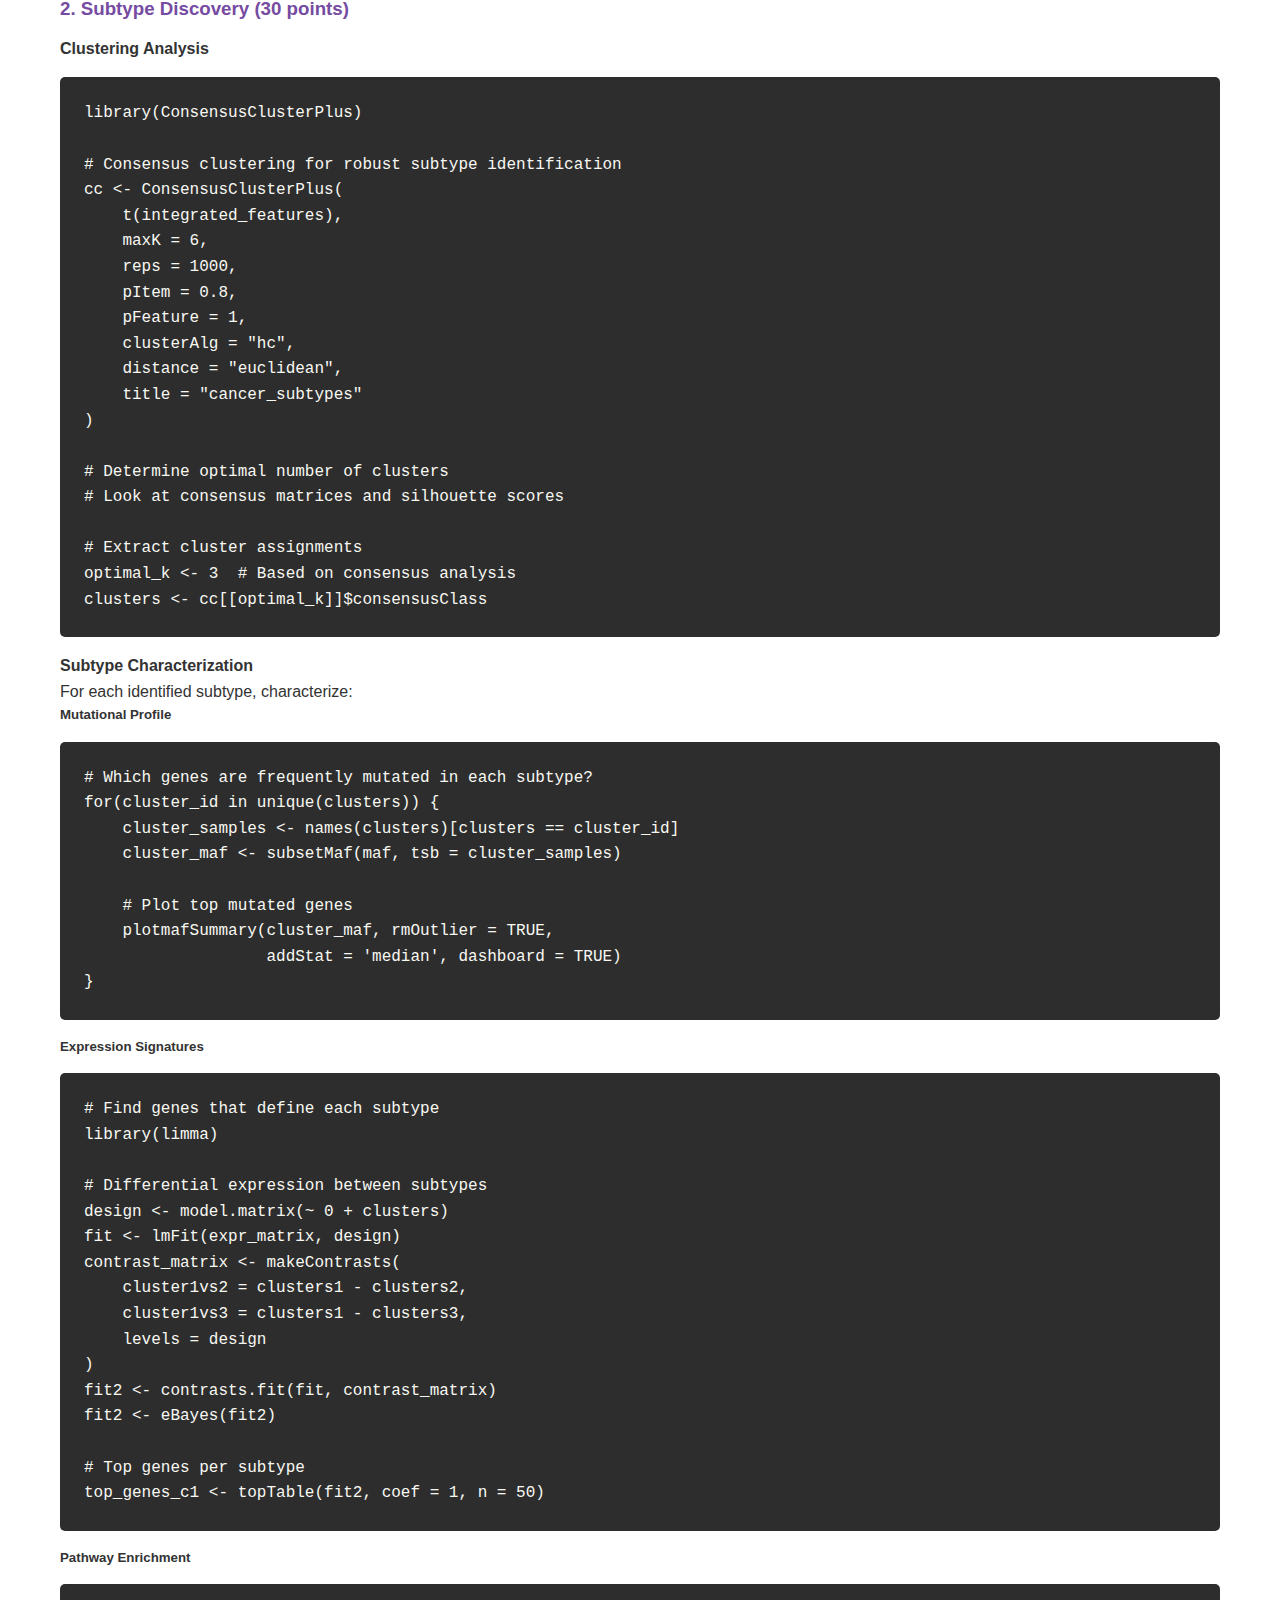
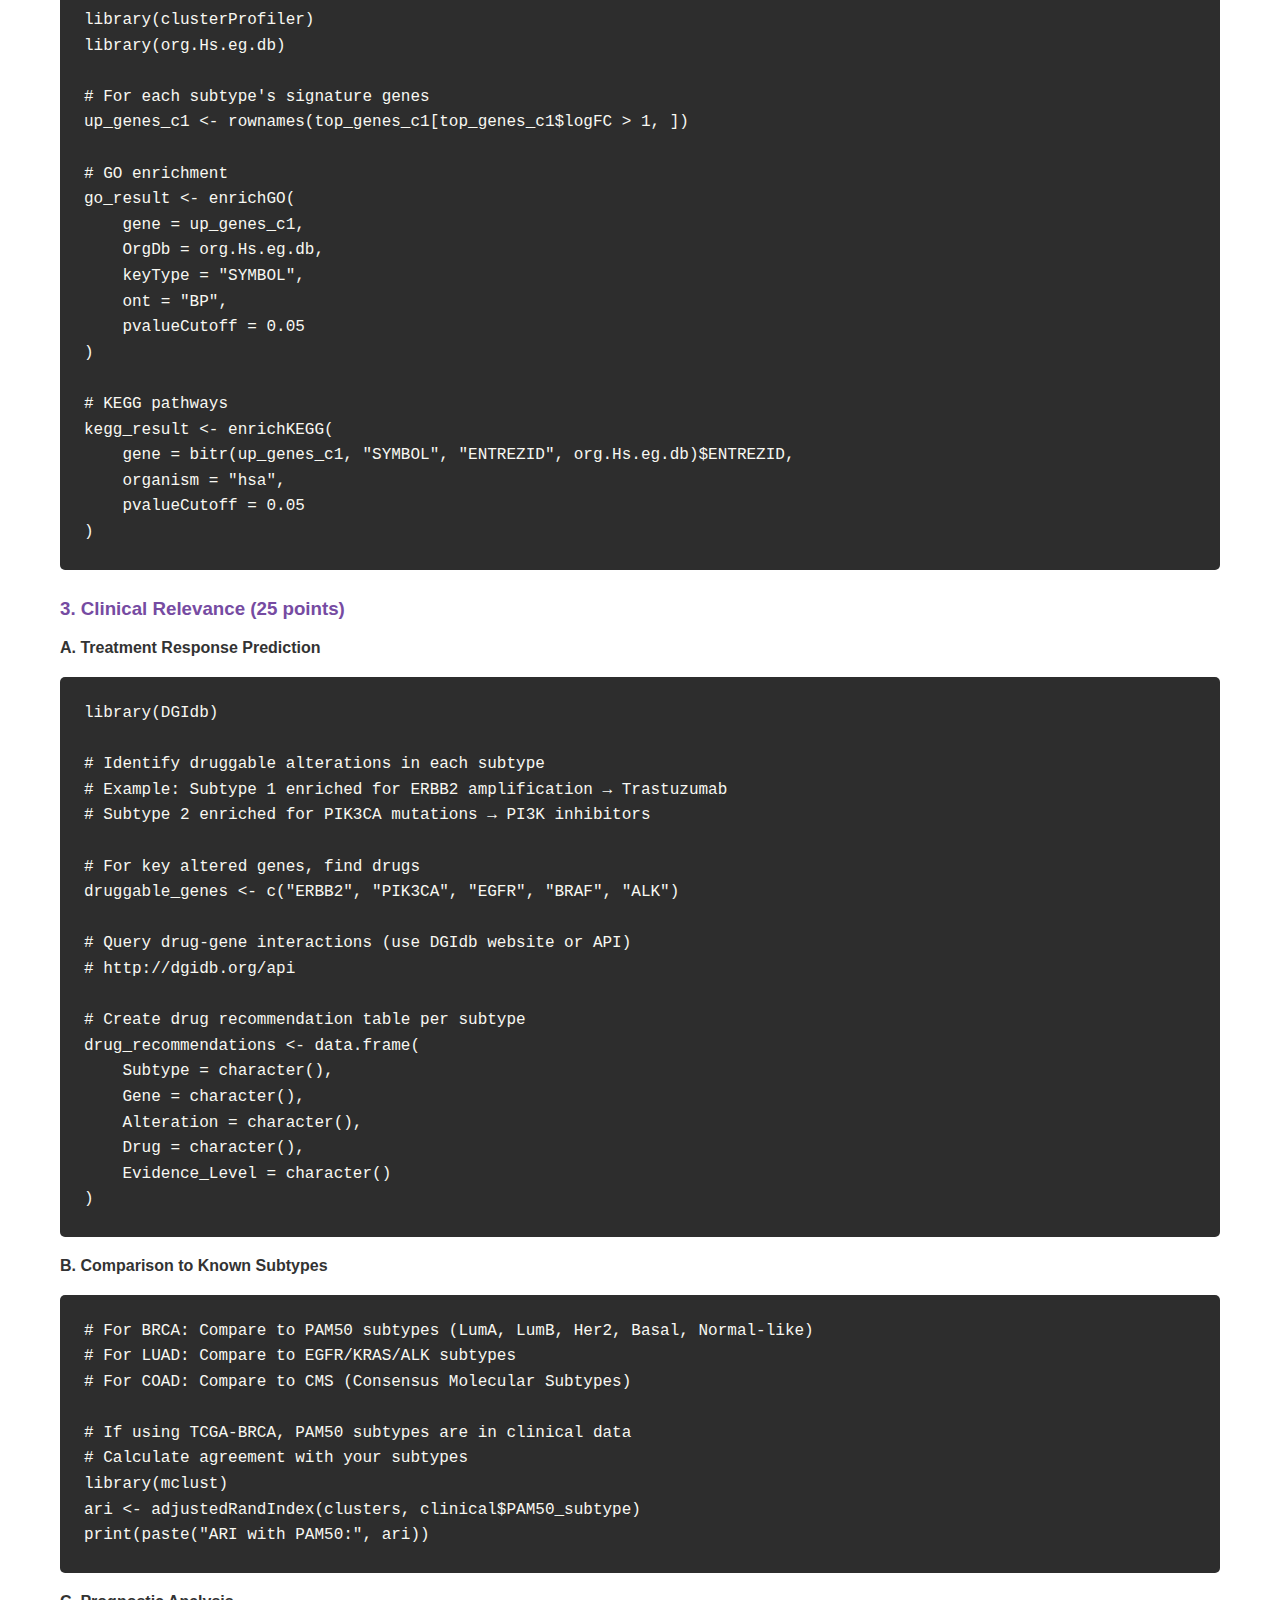
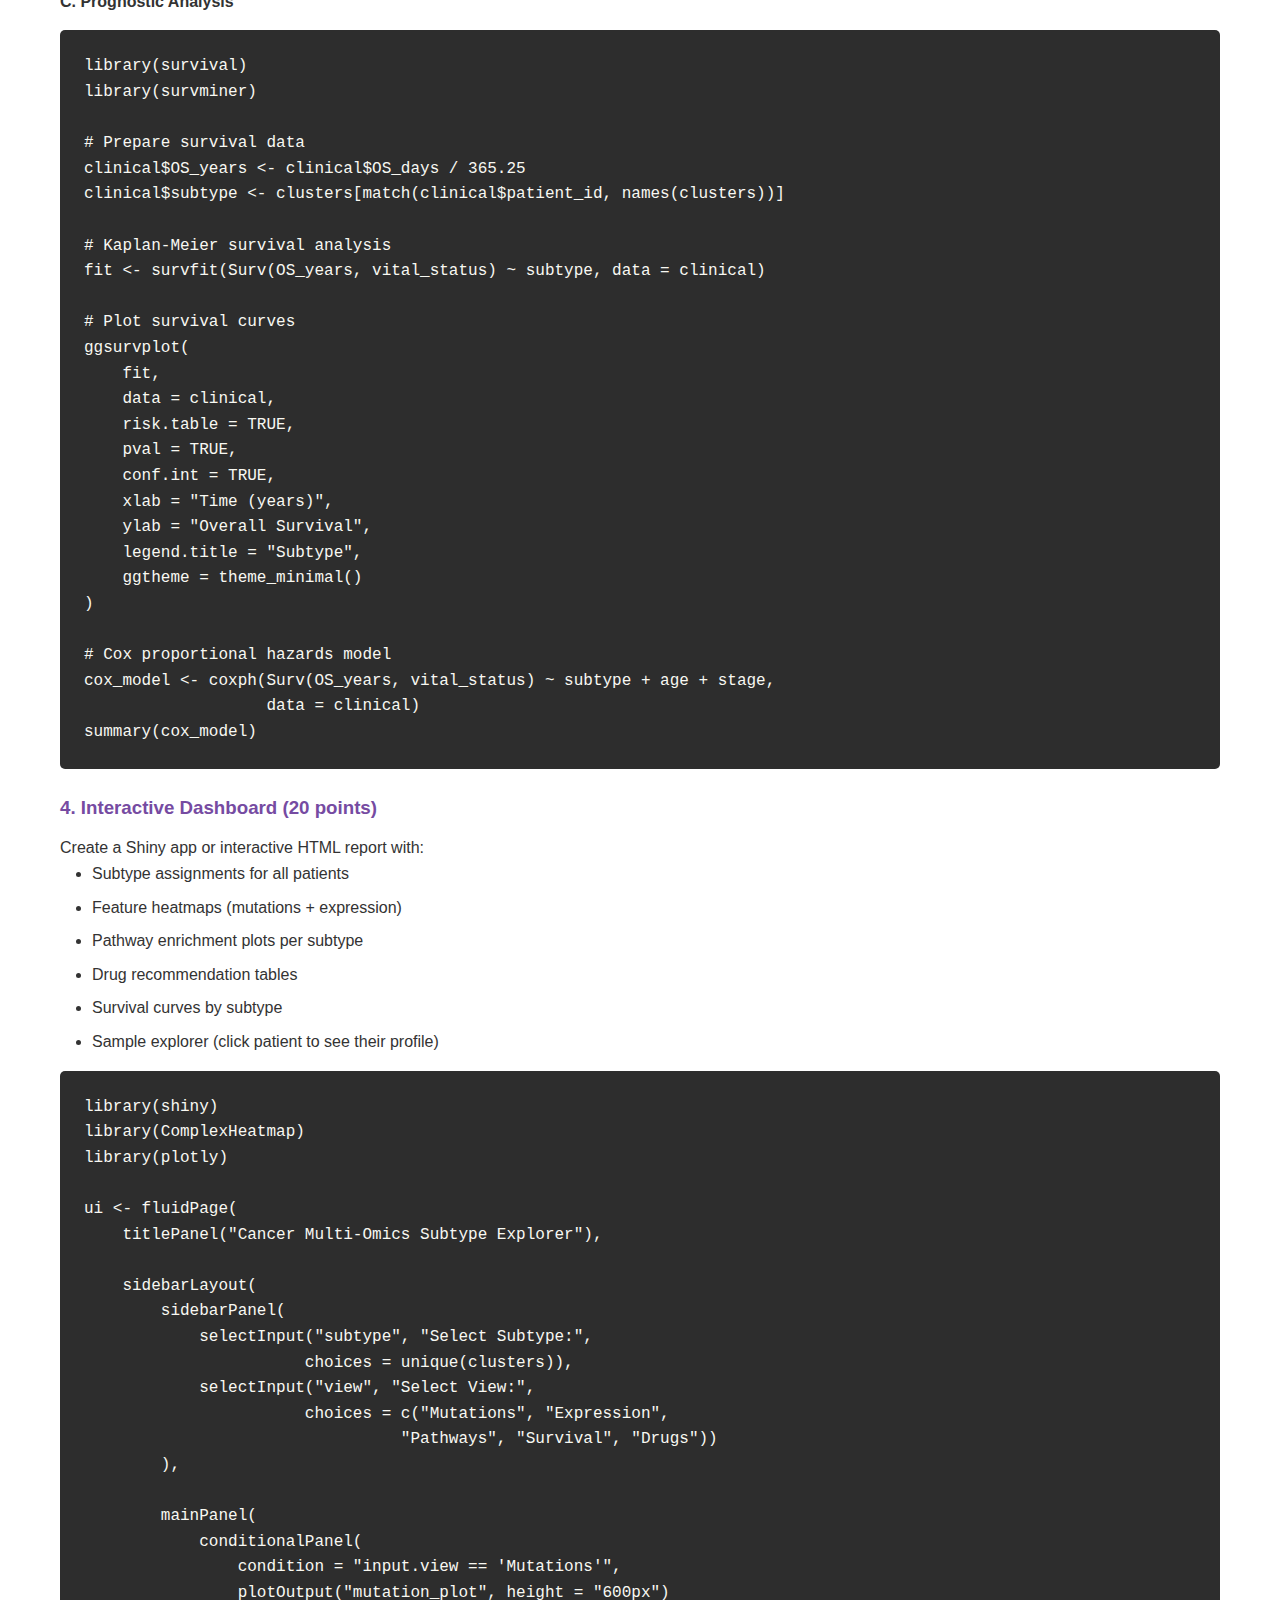
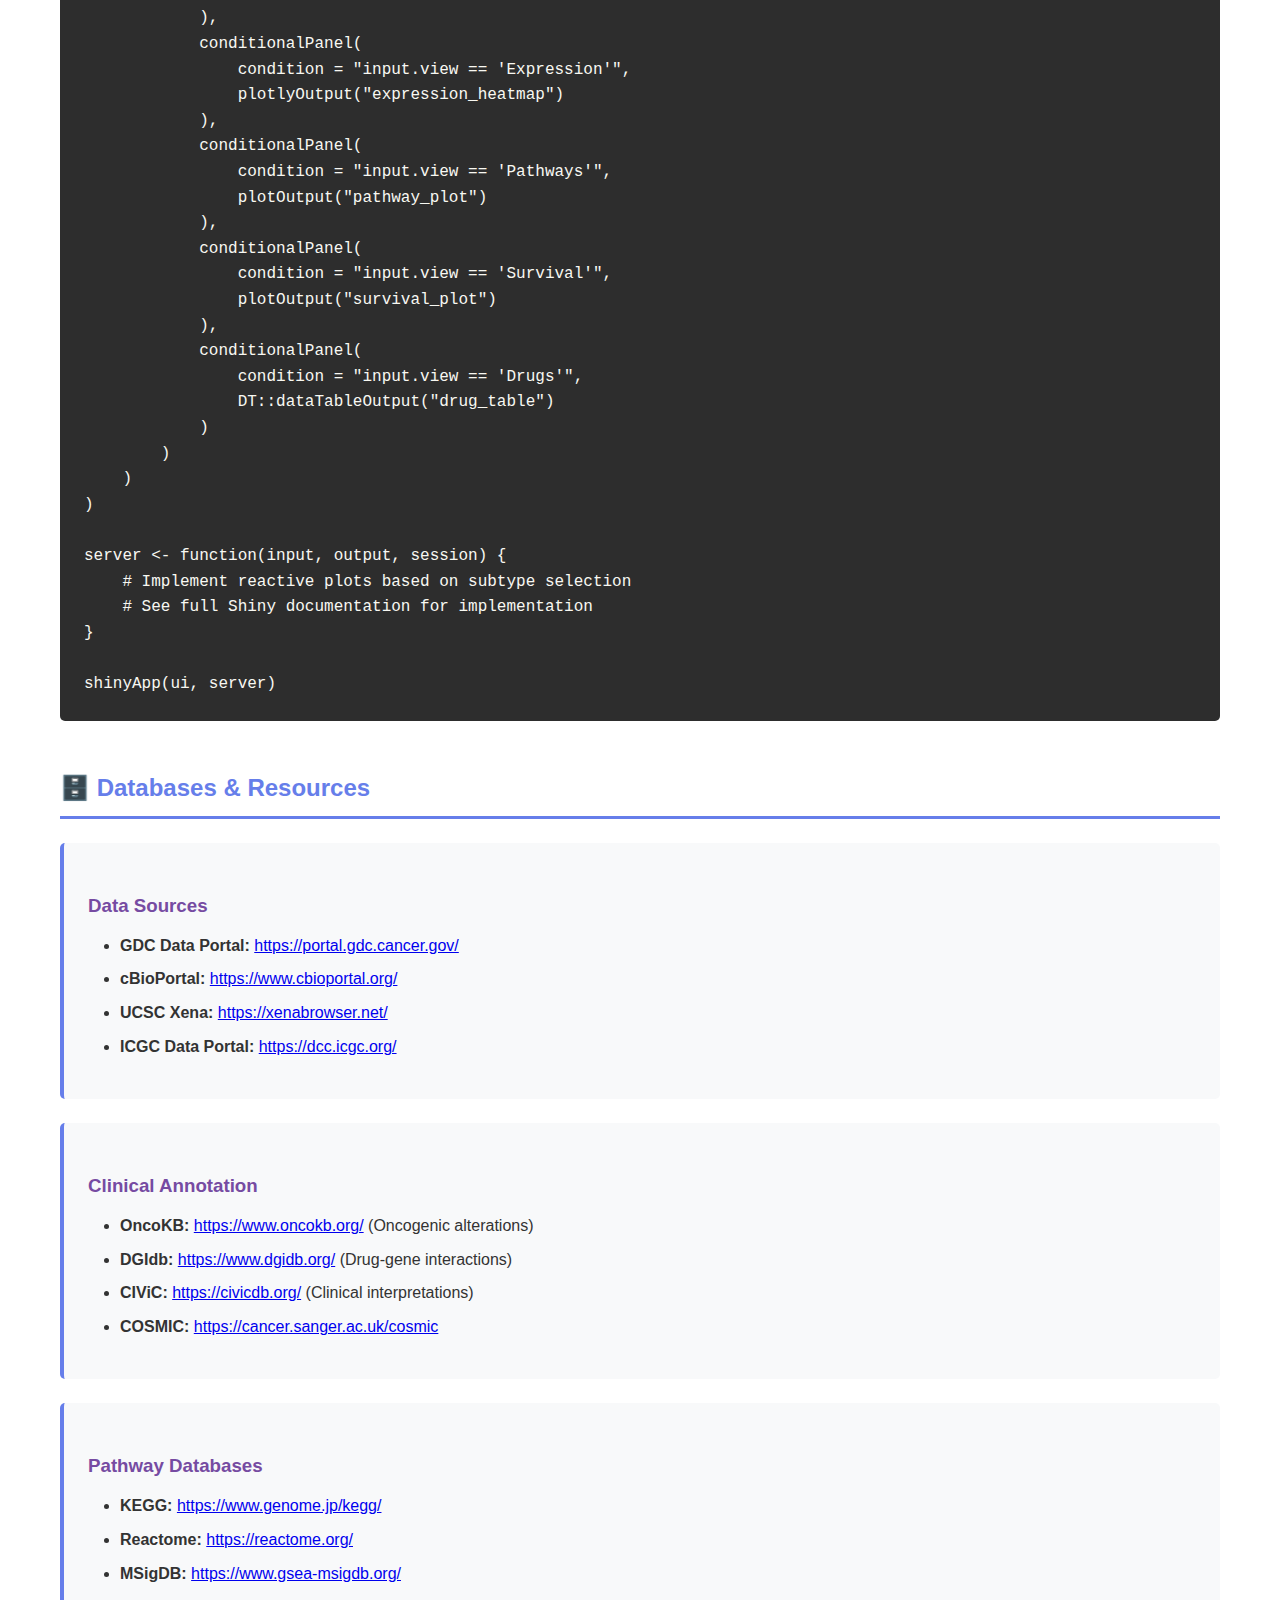
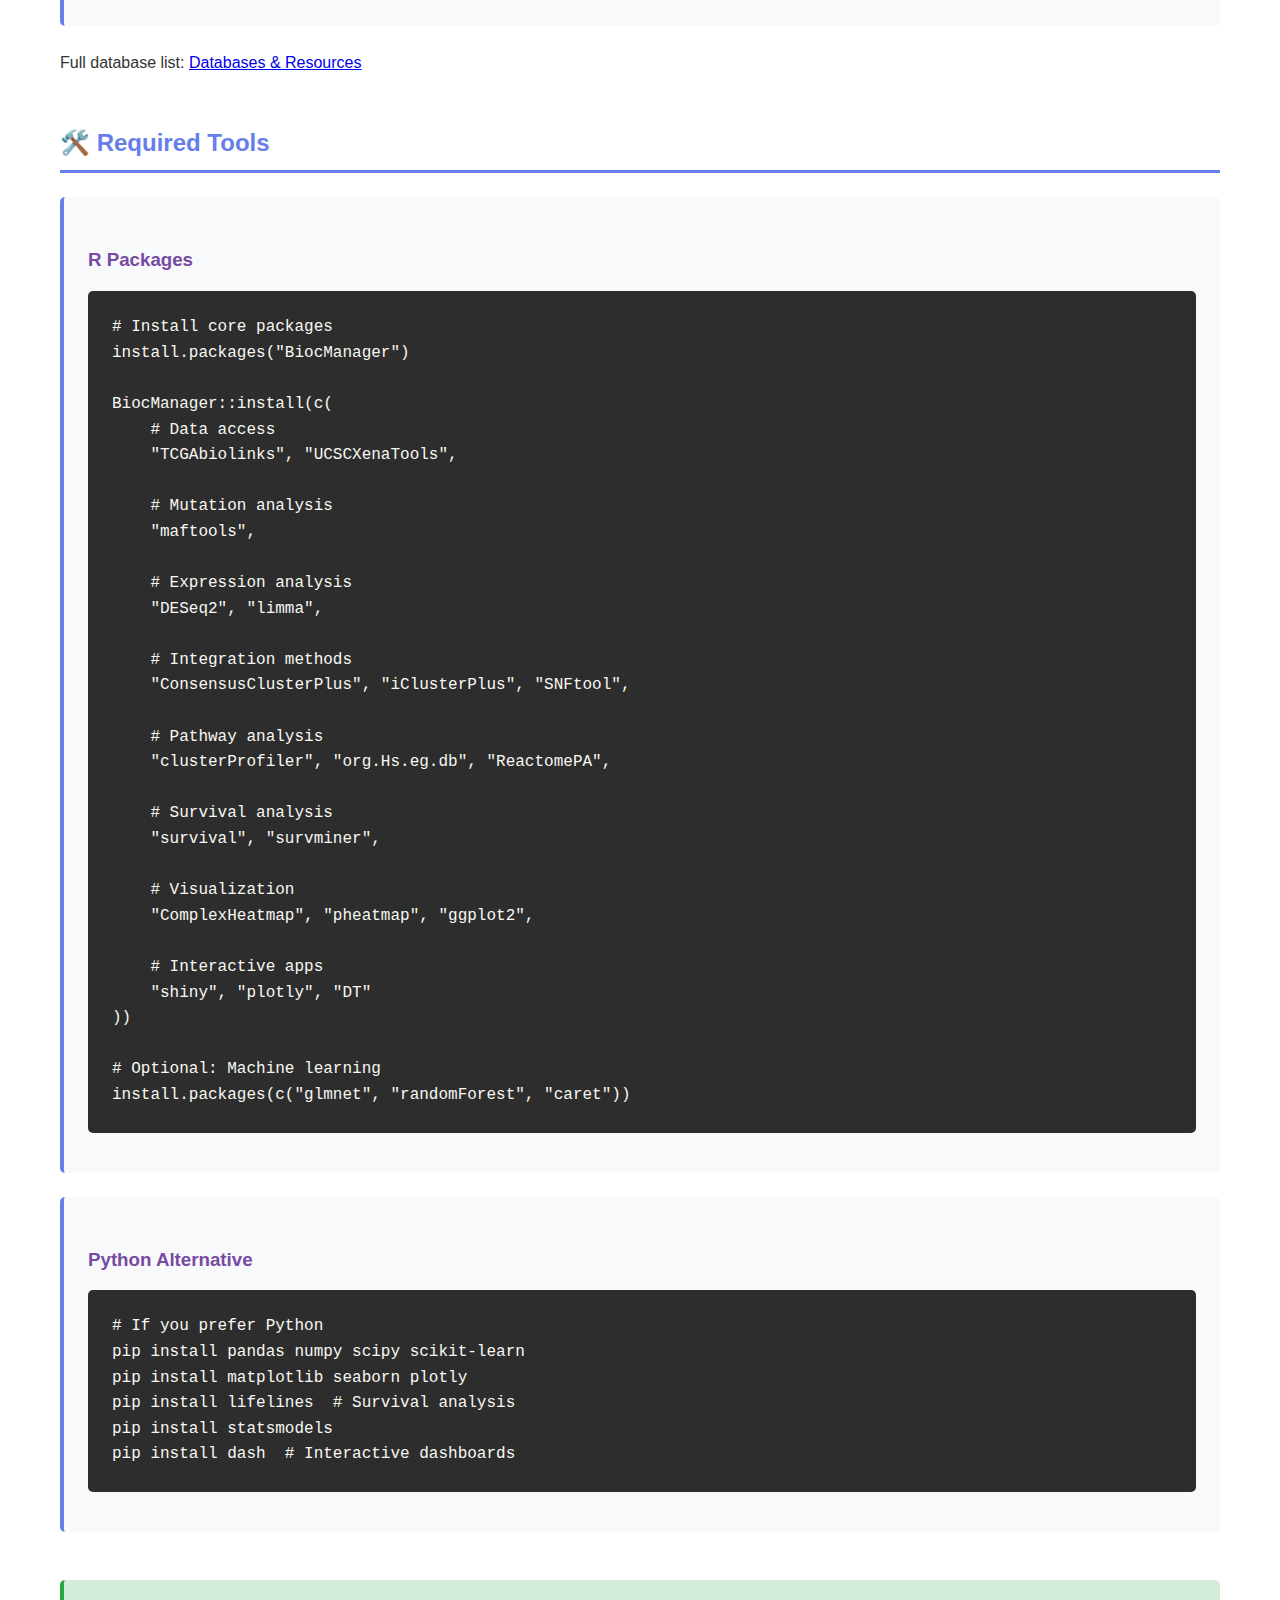
<file: challenges/challenge4.html>
<!DOCTYPE html>
<html lang="en">
<head>
    <meta charset="UTF-8">
    <meta name="viewport" content="width=device-width, initial-scale=1.0">
    <title>Challenge 4: Multi-Omics Integration | GBBA BioHack 2026</title>
    <link rel="stylesheet" href="../css/style.css">
</head>
<body>
    <header>
        <div class="container">
            <div class="header-content">
                <div class="logo">
                    <h1>🧬 GBBA BioHack 2026</h1>
                    <p>Innovate. Analyze. Transform.</p>
                </div>
                <div class="event-details">
                    <h3>January 22-23, 2026</h3>
                    <p><a href="../index.html" style="color: #764ba2; text-decoration: none;">← Back to Home</a></p>
                </div>
            </div>
        </div>
    </header>

    <section class="challenge-header">
        <div class="container">
            <span class="difficulty advanced">🔴 Advanced</span>
            <h1>🔬 Challenge 4: Multi-Omics Integration</h1>
            <div class="challenge-meta">
                <div class="meta-item"><span>⏱️ Time: 7-8 hours</span></div>
                <div class="meta-item"><span>👥 Team: 3-5 people</span></div>
                <div class="meta-item"><span>🏆 Points: 100</span></div>
            </div>
        </div>
    </section>

    <section class="challenge-content">
        <div class="container">
            <a href="../index.html#challenges" class="back-link">← Back to Challenges</a>

            <div class="content-section">
                <h2>🎯 Challenge Overview</h2>
                <p>Integrate genomic and transcriptomic data from TCGA to identify cancer subtypes and predict treatment response. Use real public data to discover molecular patterns that could guide precision oncology.</p>
            </div>

            <div class="info-box">
                <h3>The Mission</h3>
                <p><strong>Goal:</strong> Identify molecular subtypes of cancer using multi-omics integration</p>
                <p><strong>Data:</strong> Mutation + Expression data from TCGA</p>
                <p><strong>Patients:</strong> ~50-100 cancer samples</p>
                <p><strong>Deliverable:</strong> Subtype classification with clinical relevance</p>
            </div>

            <div class="content-section">
                <h2>📥 Finding Your Multi-Omics Dataset</h2>
                
                <div class="info-box">
                    <h3>🎯 Your First Task: Multi-Omics Data Acquisition</h3>
                    <p>You'll access multiple data types (genomics + transcriptomics) from the same patient cohort. This tests your ability to work with integrated cancer genomics data at scale.</p>
                </div>

                <div class="success-box">
                    <h3>Dataset Requirements</h3>
                    <p>Find a dataset that meets these criteria:</p>
                    <ul>
                        <li><strong>Data Types:</strong> At least 2 omics layers (mutations + gene expression required)</li>
                        <li><strong>Source:</strong> TCGA (preferred) or other cancer genomics projects</li>
                        <li><strong>Cancer Type:</strong> Any solid tumor (breast, lung, colorectal, etc.)</li>
                        <li><strong>Sample Size:</strong> 50-200 patients (more manageable for hackathon)</li>
                        <li><strong>Clinical Data:</strong> Survival, stage, or treatment information available</li>
                    </ul>
                </div>

                <div class="warning-box">
                    <h3>🔍 Where to Access Multi-Omics Data</h3>
                    
                    <h4>Option 1: TCGA via GDC Data Portal (Recommended)</h4>
                    <p>The Cancer Genome Atlas: <a href="https://portal.gdc.cancer.gov/" target="_blank">https://portal.gdc.cancer.gov/</a></p>
                    
                    <p><strong>Recommended cancer types for this challenge:</strong></p>
                    <ul>
                        <li><strong>TCGA-BRCA</strong> - Breast Invasive Carcinoma (~1000 samples, well-studied)</li>
                        <li><strong>TCGA-LUAD</strong> - Lung Adenocarcinoma (~500 samples)</li>
                        <li><strong>TCGA-COAD</strong> - Colon Adenocarcinoma (~400 samples)</li>
                        <li><strong>TCGA-OV</strong> - Ovarian Serous Cystadenocarcinoma (~400 samples)</li>
                    </ul>

                    <pre><code>library(TCGAbiolinks)
library(SummarizedExperiment)

# Download mutation data
query_mut <- GDCquery(
    project = "TCGA-BRCA",  # Change to your cancer type
    data.category = "Simple Nucleotide Variation",
    data.type = "Masked Somatic Mutation",
    access = "open"
)
GDCdownload(query_mut)
mutations <- GDCprepare(query_mut)

# Download gene expression data
query_exp <- GDCquery(
    project = "TCGA-BRCA",
    data.category = "Transcriptome Profiling",
    data.type = "Gene Expression Quantification",
    workflow.type = "STAR - Counts"
)
GDCdownload(query_exp)
expression <- GDCprepare(query_exp)

# Extract count matrix
expr_matrix <- assay(expression)

# Get clinical data
clinical <- GDCquery_clinic(project = "TCGA-BRCA", type = "clinical")</code></pre>

                    <h4>Option 2: cBioPortal (User-Friendly Interface)</h4>
                    <p>Pre-processed, harmonized data: <a href="https://www.cbioportal.org/" target="_blank">https://www.cbioportal.org/</a></p>
                    
                    <p><strong>Steps to download:</strong></p>
                    <ol>
                        <li>Go to cBioPortal.org</li>
                        <li>Select a study (e.g., "Breast Invasive Carcinoma (TCGA, PanCancer Atlas)")</li>
                        <li>Click "Explore Selected Studies"</li>
                        <li>Download data:
                            <ul>
                                <li>Mutations: Go to "Mutations" tab → "Download" → MAF format</li>
                                <li>Expression: Go to "Download" → "mRNA Expression (RNA Seq V2 RSEM)"</li>
                                <li>Clinical: Go to "Download" → "Clinical Data"</li>
                            </ul>
                        </li>
                    </ol>

                    <h4>Option 3: Xena Browser</h4>
                    <p>UCSC Xena for TCGA data: <a href="https://xenabrowser.net/" target="_blank">https://xenabrowser.net/</a></p>
                    
                    <pre><code># Download via Xena Browser interface or use R package
# install.packages("UCSCXenaTools")
library(UCSCXenaTools)

# Find datasets
datasets <- XenaData %>% 
    filter(XenaHostNames == "tcgaHub") %>%
    filter(XenaCohorts == "TCGA Breast Cancer (BRCA)")

# Download mutation and expression data
# Follow package documentation for specific queries</code></pre>
                </div>

                <div class="info-box">
                    <h3>⚡ Data Preparation Strategy</h3>
                    
                    <h4>1. Mutation Data Preparation</h4>
                    <pre><code>library(maftools)

# If you downloaded MAF from cBioPortal or TCGA
maf <- read.maf("mutations.maf")

# Key features to extract:
# - Mutation burden per sample
# - Driver gene mutations (TP53, PIK3CA, KRAS, etc.)
# - Mutation types (missense, nonsense, frameshift)
# - Oncogenic pathway alterations

# Create binary mutation matrix (samples × genes)
# 1 = mutated, 0 = wild-type
oncomat <- createOncoMatrix(maf)
mut_matrix <- oncomat$oncoMatrix</code></pre>

                    <h4>2. Expression Data Preparation</h4>
                    <pre><code>library(DESeq2)

# If you have raw counts from TCGA
# Normalize and transform
dds <- DESeqDataSetFromMatrix(
    countData = expr_matrix,
    colData = clinical_subset,
    design = ~ 1  # No design for unsupervised analysis
)

# Variance stabilizing transformation
vsd <- vst(dds, blind = TRUE)
expr_normalized <- assay(vsd)

# Select most variable genes (reduces dimensionality)
gene_vars <- apply(expr_normalized, 1, var)
top_var_genes <- names(sort(gene_vars, decreasing = TRUE)[1:1000])
expr_filtered <- expr_normalized[top_var_genes, ]</code></pre>

                    <h4>3. Sample Matching</h4>
                    <pre><code># CRITICAL: Match samples between datasets
# TCGA barcodes: TCGA-XX-XXXX-01A-11R-XXXX-XX
# First 12 characters identify patient

# Extract patient IDs
mut_patients <- substr(colnames(mut_matrix), 1, 12)
expr_patients <- substr(colnames(expr_matrix), 1, 12)

# Find common patients
common_patients <- intersect(mut_patients, expr_patients)

# Subset to common patients
mut_matrix_matched <- mut_matrix[, mut_patients %in% common_patients]
expr_matrix_matched <- expr_filtered[, expr_patients %in% common_patients]

# Ensure same order
expr_matrix_matched <- expr_matrix_matched[, order(colnames(expr_matrix_matched))]
mut_matrix_matched <- mut_matrix_matched[, order(colnames(mut_matrix_matched))]</code></pre>
                </div>

                <div class="success-box">
                    <h3>📝 Document Your Dataset</h3>
                    <p>In your final report, include:</p>
                    <ul>
                        <li><strong>TCGA Project ID:</strong> Which cancer type did you analyze?</li>
                        <li><strong>Sample size:</strong> How many patients with both omics types?</li>
                        <li><strong>Data types:</strong> Mutations (MAF), Expression (counts/TPM), Clinical variables</li>
                        <li><strong>Download method:</strong> TCGAbiolinks? cBioPortal? Xena?</li>
                        <li><strong>Data version/date:</strong> When was data accessed?</li>
                        <li><strong>Key genes included:</strong> Which driver genes are in your mutation data?</li>
                    </ul>
                </div>

                <div class="warning-box">
                    <h3>⚠️ Common Data Challenges</h3>
                    <p>Watch out for these issues:</p>
                    <ul>
                        <li><strong>Sample ID mismatches:</strong> TCGA IDs have different suffixes for different data types</li>
                        <li><strong>Missing data:</strong> Not all patients have all data types</li>
                        <li><strong>Large file sizes:</strong> TCGA data can be several GB - consider subsetting</li>
                        <li><strong>Reference genome versions:</strong> Ensure mutations and expression use same genome build</li>
                        <li><strong>Batch effects:</strong> TCGA data from multiple sequencing centers</li>
                    </ul>
                </div>
            </div>

            <div class="content-section">
                <h2>📋 Required Deliverables</h2>
                
                <h3>1. Data Integration (25 points)</h3>
                
                <h4>A. Genomic Features Engineering</h4>
                <pre><code>library(maftools)

# Load and analyze mutations
maf <- read.maf("mutations.maf")

# Mutation burden per sample
tmb <- tmb(maf)

# Driver gene mutations
driver_genes <- c("TP53", "PIK3CA", "KRAS", "PTEN", "EGFR", 
                  "ERBB2", "APC", "BRCA1", "BRCA2")

# Create binary feature matrix
mut_features <- createOncoMatrix(maf, genes = driver_genes)

# Oncogenic pathway analysis
oncoplot(maf, top = 20)

# Mutational signatures (optional but impressive)
library(deconstructSigs)
sigs <- mut.to.sigs.input(maf, sample.id = "Tumor_Sample_Barcode")</code></pre>

                <h4>B. Transcriptomic Features Engineering</h4>
                <pre><code>library(DESeq2)

# Normalize expression data
dds <- DESeqDataSetFromMatrix(
    countData = expression,
    colData = clinical,
    design = ~ 1
)
vsd <- vst(dds, blind = TRUE)

# Select highly variable genes
var_genes <- apply(assay(vsd), 1, var)
top_var <- names(sort(var_genes, decreasing = TRUE)[1:1000])

# Optional: Reduce dimensions with PCA
pca_expr <- prcomp(t(assay(vsd)[top_var, ]), scale. = TRUE)
expr_features <- pca_expr$x[, 1:10]  # First 10 PCs</code></pre>

                <h4>C. Integration Strategy</h4>
                <p>Choose and implement an integration method:</p>
                <ul>
                    <li><strong>Concatenation:</strong> Combine scaled feature matrices</li>
                    <li><strong>Multi-omics Factor Analysis (MOFA):</strong> Joint dimensionality reduction</li>
                    <li><strong>iClusterPlus:</strong> Integrative clustering for cancer genomics</li>
                    <li><strong>Similarity Network Fusion (SNF):</strong> Network-based integration</li>
                </ul>

                <pre><code># Example: Simple concatenation
# Scale both matrices
mut_scaled <- scale(t(mut_matrix))
expr_scaled <- scale(t(expr_matrix[top_var, ]))

# Combine (ensure same sample order!)
integrated_features <- cbind(mut_scaled, expr_scaled)

# Alternative: iClusterPlus for proper integration
library(iClusterPlus)
data_list <- list(
    mutations = t(mut_matrix),
    expression = t(expr_matrix[top_var, ])
)

# Run integrative clustering
icluster_result <- iClusterPlus(
    dt1 = data_list$mutations,
    dt2 = data_list$expression,
    type = c("binomial", "gaussian"),
    K = 3,  # Number of clusters
    lambda = c(0.1, 0.1)
)</code></pre>

                <h3>2. Subtype Discovery (30 points)</h3>
                
                <h4>Clustering Analysis</h4>
                <pre><code>library(ConsensusClusterPlus)

# Consensus clustering for robust subtype identification
cc <- ConsensusClusterPlus(
    t(integrated_features),
    maxK = 6,
    reps = 1000,
    pItem = 0.8,
    pFeature = 1,
    clusterAlg = "hc",
    distance = "euclidean",
    title = "cancer_subtypes"
)

# Determine optimal number of clusters
# Look at consensus matrices and silhouette scores

# Extract cluster assignments
optimal_k <- 3  # Based on consensus analysis
clusters <- cc[[optimal_k]]$consensusClass</code></pre>

                <h4>Subtype Characterization</h4>
                <p>For each identified subtype, characterize:</p>
                
                <h5>Mutational Profile</h5>
                <pre><code># Which genes are frequently mutated in each subtype?
for(cluster_id in unique(clusters)) {
    cluster_samples <- names(clusters)[clusters == cluster_id]
    cluster_maf <- subsetMaf(maf, tsb = cluster_samples)
    
    # Plot top mutated genes
    plotmafSummary(cluster_maf, rmOutlier = TRUE, 
                   addStat = 'median', dashboard = TRUE)
}</code></pre>

                <h5>Expression Signatures</h5>
                <pre><code># Find genes that define each subtype
library(limma)

# Differential expression between subtypes
design <- model.matrix(~ 0 + clusters)
fit <- lmFit(expr_matrix, design)
contrast_matrix <- makeContrasts(
    cluster1vs2 = clusters1 - clusters2,
    cluster1vs3 = clusters1 - clusters3,
    levels = design
)
fit2 <- contrasts.fit(fit, contrast_matrix)
fit2 <- eBayes(fit2)

# Top genes per subtype
top_genes_c1 <- topTable(fit2, coef = 1, n = 50)</code></pre>

                <h5>Pathway Enrichment</h5>
                <pre><code>library(clusterProfiler)
library(org.Hs.eg.db)

# For each subtype's signature genes
up_genes_c1 <- rownames(top_genes_c1[top_genes_c1$logFC > 1, ])

# GO enrichment
go_result <- enrichGO(
    gene = up_genes_c1,
    OrgDb = org.Hs.eg.db,
    keyType = "SYMBOL",
    ont = "BP",
    pvalueCutoff = 0.05
)

# KEGG pathways
kegg_result <- enrichKEGG(
    gene = bitr(up_genes_c1, "SYMBOL", "ENTREZID", org.Hs.eg.db)$ENTREZID,
    organism = "hsa",
    pvalueCutoff = 0.05
)</code></pre>

                <h3>3. Clinical Relevance (25 points)</h3>
                
                <h4>A. Treatment Response Prediction</h4>
                <pre><code>library(DGIdb)

# Identify druggable alterations in each subtype
# Example: Subtype 1 enriched for ERBB2 amplification → Trastuzumab
# Subtype 2 enriched for PIK3CA mutations → PI3K inhibitors

# For key altered genes, find drugs
druggable_genes <- c("ERBB2", "PIK3CA", "EGFR", "BRAF", "ALK")

# Query drug-gene interactions (use DGIdb website or API)
# http://dgidb.org/api

# Create drug recommendation table per subtype
drug_recommendations <- data.frame(
    Subtype = character(),
    Gene = character(),
    Alteration = character(),
    Drug = character(),
    Evidence_Level = character()
)</code></pre>

                <h4>B. Comparison to Known Subtypes</h4>
                <pre><code># For BRCA: Compare to PAM50 subtypes (LumA, LumB, Her2, Basal, Normal-like)
# For LUAD: Compare to EGFR/KRAS/ALK subtypes
# For COAD: Compare to CMS (Consensus Molecular Subtypes)

# If using TCGA-BRCA, PAM50 subtypes are in clinical data
# Calculate agreement with your subtypes
library(mclust)
ari <- adjustedRandIndex(clusters, clinical$PAM50_subtype)
print(paste("ARI with PAM50:", ari))</code></pre>

                <h4>C. Prognostic Analysis</h4>
                <pre><code>library(survival)
library(survminer)

# Prepare survival data
clinical$OS_years <- clinical$OS_days / 365.25
clinical$subtype <- clusters[match(clinical$patient_id, names(clusters))]

# Kaplan-Meier survival analysis
fit <- survfit(Surv(OS_years, vital_status) ~ subtype, data = clinical)

# Plot survival curves
ggsurvplot(
    fit,
    data = clinical,
    risk.table = TRUE,
    pval = TRUE,
    conf.int = TRUE,
    xlab = "Time (years)",
    ylab = "Overall Survival",
    legend.title = "Subtype",
    ggtheme = theme_minimal()
)

# Cox proportional hazards model
cox_model <- coxph(Surv(OS_years, vital_status) ~ subtype + age + stage, 
                   data = clinical)
summary(cox_model)</code></pre>

                <h3>4. Interactive Dashboard (20 points)</h3>
                <p>Create a Shiny app or interactive HTML report with:</p>
                <ul>
                    <li>Subtype assignments for all patients</li>
                    <li>Feature heatmaps (mutations + expression)</li>
                    <li>Pathway enrichment plots per subtype</li>
                    <li>Drug recommendation tables</li>
                    <li>Survival curves by subtype</li>
                    <li>Sample explorer (click patient to see their profile)</li>
                </ul>

                <pre><code>library(shiny)
library(ComplexHeatmap)
library(plotly)

ui <- fluidPage(
    titlePanel("Cancer Multi-Omics Subtype Explorer"),
    
    sidebarLayout(
        sidebarPanel(
            selectInput("subtype", "Select Subtype:",
                       choices = unique(clusters)),
            selectInput("view", "Select View:",
                       choices = c("Mutations", "Expression", 
                                 "Pathways", "Survival", "Drugs"))
        ),
        
        mainPanel(
            conditionalPanel(
                condition = "input.view == 'Mutations'",
                plotOutput("mutation_plot", height = "600px")
            ),
            conditionalPanel(
                condition = "input.view == 'Expression'",
                plotlyOutput("expression_heatmap")
            ),
            conditionalPanel(
                condition = "input.view == 'Pathways'",
                plotOutput("pathway_plot")
            ),
            conditionalPanel(
                condition = "input.view == 'Survival'",
                plotOutput("survival_plot")
            ),
            conditionalPanel(
                condition = "input.view == 'Drugs'",
                DT::dataTableOutput("drug_table")
            )
        )
    )
)

server <- function(input, output, session) {
    # Implement reactive plots based on subtype selection
    # See full Shiny documentation for implementation
}

shinyApp(ui, server)</code></pre>
            </div>

            <div class="content-section">
                <h2>🗄️ Databases & Resources</h2>
                
                <div class="info-box">
                    <h3>Data Sources</h3>
                    <ul>
                        <li><strong>GDC Data Portal:</strong> <a href="https://portal.gdc.cancer.gov/" target="_blank">https://portal.gdc.cancer.gov/</a></li>
                        <li><strong>cBioPortal:</strong> <a href="https://www.cbioportal.org/" target="_blank">https://www.cbioportal.org/</a></li>
                        <li><strong>UCSC Xena:</strong> <a href="https://xenabrowser.net/" target="_blank">https://xenabrowser.net/</a></li>
                        <li><strong>ICGC Data Portal:</strong> <a href="https://dcc.icgc.org/" target="_blank">https://dcc.icgc.org/</a></li>
                    </ul>
                </div>

                <div class="info-box">
                    <h3>Clinical Annotation</h3>
                    <ul>
                        <li><strong>OncoKB:</strong> <a href="https://www.oncokb.org/" target="_blank">https://www.oncokb.org/</a> (Oncogenic alterations)</li>
                        <li><strong>DGIdb:</strong> <a href="https://www.dgidb.org/" target="_blank">https://www.dgidb.org/</a> (Drug-gene interactions)</li>
                        <li><strong>CIViC:</strong> <a href="https://civicdb.org/" target="_blank">https://civicdb.org/</a> (Clinical interpretations)</li>
                        <li><strong>COSMIC:</strong> <a href="https://cancer.sanger.ac.uk/cosmic" target="_blank">https://cancer.sanger.ac.uk/cosmic</a></li>
                    </ul>
                </div>

                <div class="info-box">
                    <h3>Pathway Databases</h3>
                    <ul>
                        <li><strong>KEGG:</strong> <a href="https://www.genome.jp/kegg/" target="_blank">https://www.genome.jp/kegg/</a></li>
                        <li><strong>Reactome:</strong> <a href="https://reactome.org/" target="_blank">https://reactome.org/</a></li>
                        <li><strong>MSigDB:</strong> <a href="https://www.gsea-msigdb.org/" target="_blank">https://www.gsea-msigdb.org/</a></li>
                    </ul>
                </div>

                <p>Full database list: <a href="../databases.html">Databases & Resources</a></p>
            </div>

            <div class="content-section">
                <h2>🛠️ Required Tools</h2>
                
                <div class="info-box">
                    <h3>R Packages</h3>
                    <pre><code># Install core packages
install.packages("BiocManager")

BiocManager::install(c(
    # Data access
    "TCGAbiolinks", "UCSCXenaTools",
    
    # Mutation analysis
    "maftools",
    
    # Expression analysis
    "DESeq2", "limma",
    
    # Integration methods
    "ConsensusClusterPlus", "iClusterPlus", "SNFtool",
    
    # Pathway analysis
    "clusterProfiler", "org.Hs.eg.db", "ReactomePA",
    
    # Survival analysis
    "survival", "survminer",
    
    # Visualization
    "ComplexHeatmap", "pheatmap", "ggplot2",
    
    # Interactive apps
    "shiny", "plotly", "DT"
))

# Optional: Machine learning
install.packages(c("glmnet", "randomForest", "caret"))</code></pre>
                </div>

                <div class="info-box">
                    <h3>Python Alternative</h3>
                    <pre><code># If you prefer Python
pip install pandas numpy scipy scikit-learn
pip install matplotlib seaborn plotly
pip install lifelines  # Survival analysis
pip install statsmodels
pip install dash  # Interactive dashboards</code></pre>
                </div>
            </div>

            <div class="success-box">
                <h3>💡 Analysis Strategy Tips</h3>
                <ol>
                    <li><strong>Start with data quality:</strong> Check sample overlap, missing data, outliers</li>
                    <li><strong>Feature selection is critical:</strong> Use variable genes and driver mutations only</li>
                    <li><strong>Validate cluster stability:</strong> Use consensus clustering with many iterations</li>
                    <li><strong>Biological validation:</strong> Do subtypes match known biology?</li>
                    <li><strong>Clinical relevance:</strong> Are subtypes prognostic? Predictive?</li>
                    <li><strong>Compare to literature:</strong> How do your subtypes relate to published classifications?</li>
                </ol>
            </div>

            <div class="content-section">
                <h2>📊 Grading Rubric</h2>
                <table>
                    <tr><th>Criteria</th><th>Points</th><th>What We're Looking For</th></tr>
                    <tr><td>Data Integration</td><td>25</td><td>Proper matching, feature engineering, integration method</td></tr>
                    <tr><td>Subtype Discovery</td><td>30</td><td>Robust clustering, clear characterization</td></tr>
                    <tr><td>Clinical Relevance</td><td>25</td><td>Drug recommendations, survival analysis, validation</td></tr>
                    <tr><td>Dashboard/Visualization</td><td>20</td><td>Interactive, comprehensive, user-friendly</td></tr>
                    <tr><td><strong>Creativity Bonus</strong></td><td><strong>+10</strong></td><td>ML models, novel analyses, advanced methods</td></tr>
                </table>
            </div>

            <div class="content-section">
                <h2>🎨 Creativity Bonus Ideas</h2>
                <ul>
                    <li>🌟 <strong>Machine learning classifier:</strong> Train model to predict subtypes from new samples</li>
                    <li>🌟 <strong>Immune microenvironment:</strong> Integrate immune cell deconvolution (CIBERSORT)</li>
                    <li>🌟 <strong>Synthetic lethality:</strong> Predict drug combinations based on genetic context</li>
                    <li>🌟 <strong>Pathway crosstalk:</strong> Network analysis of pathway interactions</li>
                    <li>🌟 <strong>Multi-omics factor analysis:</strong> Use MOFA/MOFA+ for sophisticated integration</li>
                    <li>🌟 <strong>Drug repurposing:</strong> Connect expression signatures to L1000/LINCS data</li>
                </ul>
            </div>

            <div class="content-section">
                <h2>📁 Submission Requirements</h2>
                
                <h3>GitHub Repository Structure</h3>
                <pre><code>challenge4-multiomics/
├── README.md
├── data/
│   ├── dataset_information.md
│   └── preprocessing_notes.md
├── scripts/
│   ├── 01_download_data.R
│   ├── 02_feature_engineering.R
│   ├── 03_integration.R
│   ├── 04_clustering.R
│   ├── 05_characterization.R
│   └── 06_clinical_analysis.R
├── results/
│   ├── subtype_assignments.csv
│   ├── mutation_profiles/
│   ├── expression_signatures/
│   ├── pathway_enrichment/
│   └── figures/
├── shiny_app/
│   ├── app.R
│   └── data/
├── report/
│   └── multi_omics_analysis.pdf
└── presentation/
    └── slides.pdf</code></pre>
            </div>

            <div style="text-align: center; margin: 3rem 0;">
                <a href="../databases.html" class="btn btn-secondary">Database Resources</a>
                <a href="../index.html#challenges" class="btn btn-primary">Back to Challenges</a>
            </div>
        </div>
    </section>

    <footer>
        <div class="container">
            <p>&copy; 2026 Graduate Biotechnology Bioinformatics Association (GBBA) - Northeastern University</p>
            <p>Supported by Graduate Student Government (GSG)</p>
        </div>
    </footer>
</body>
</html>
</file>
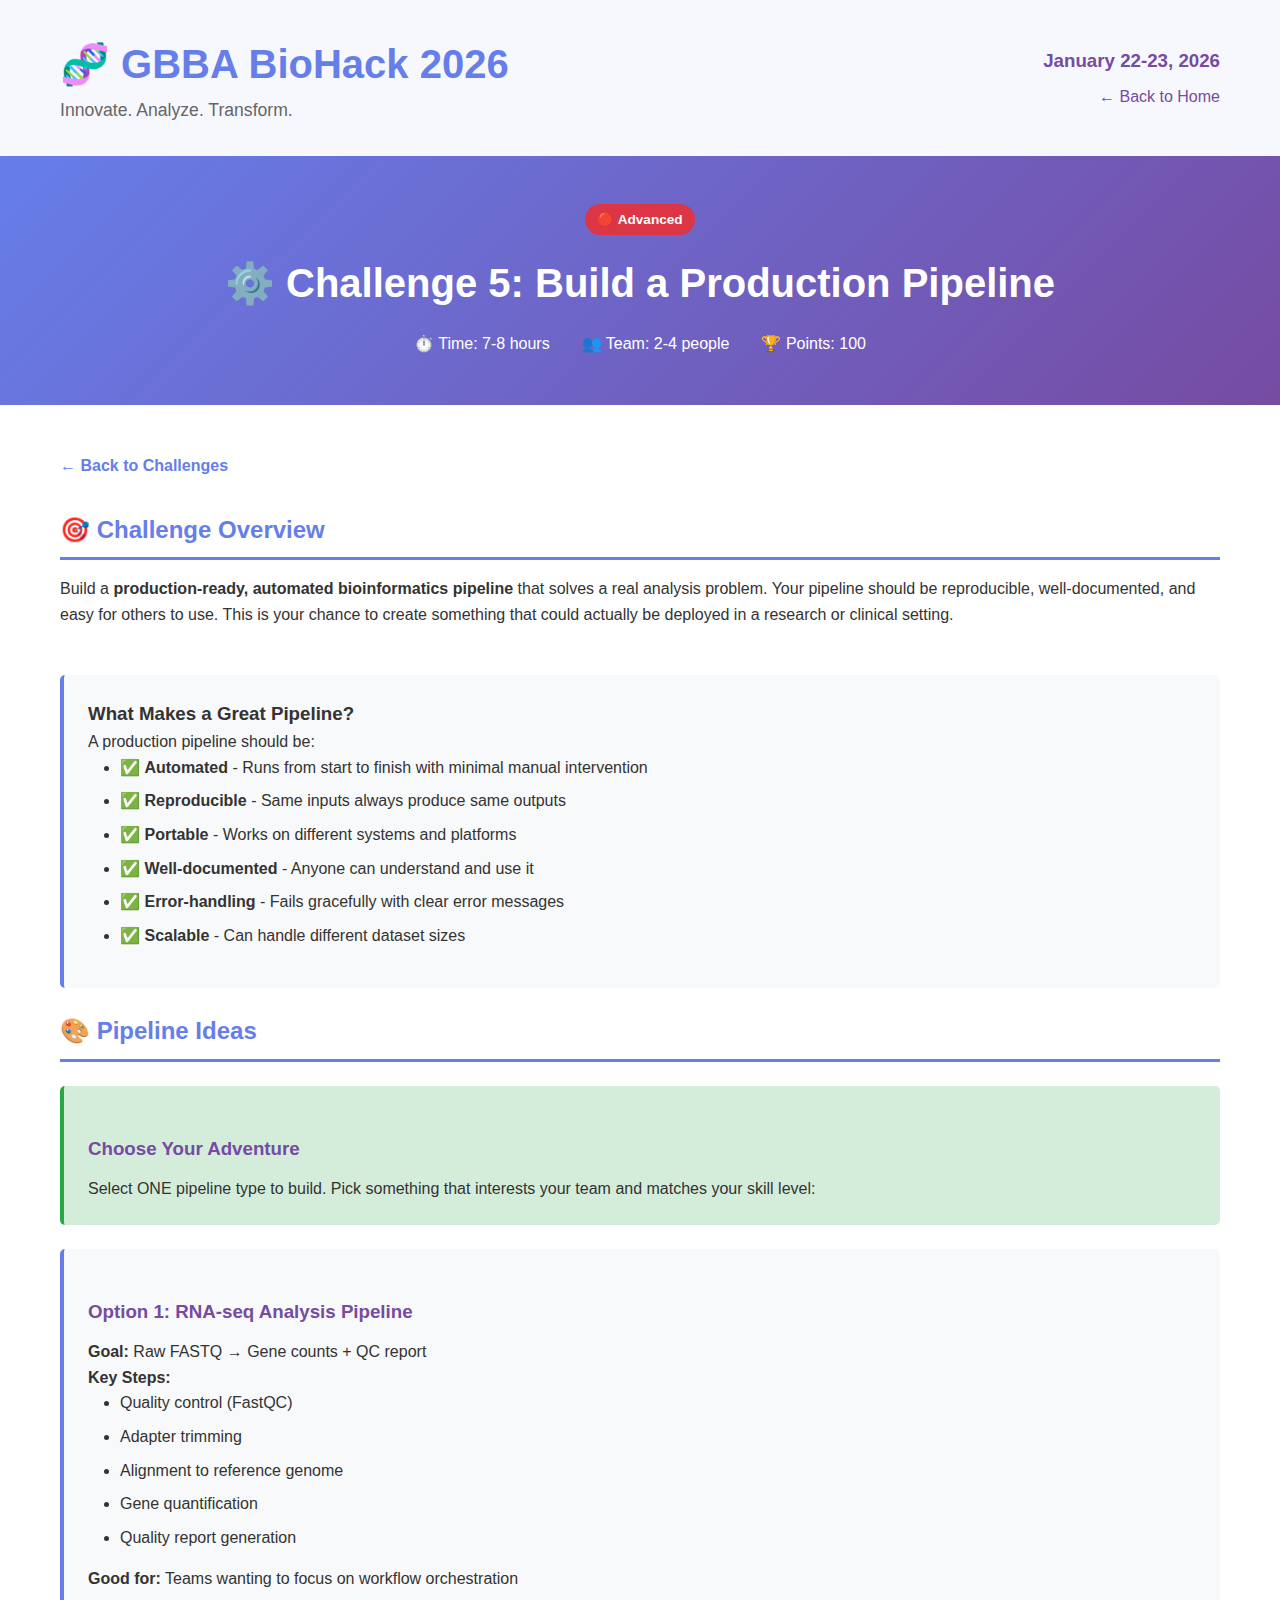
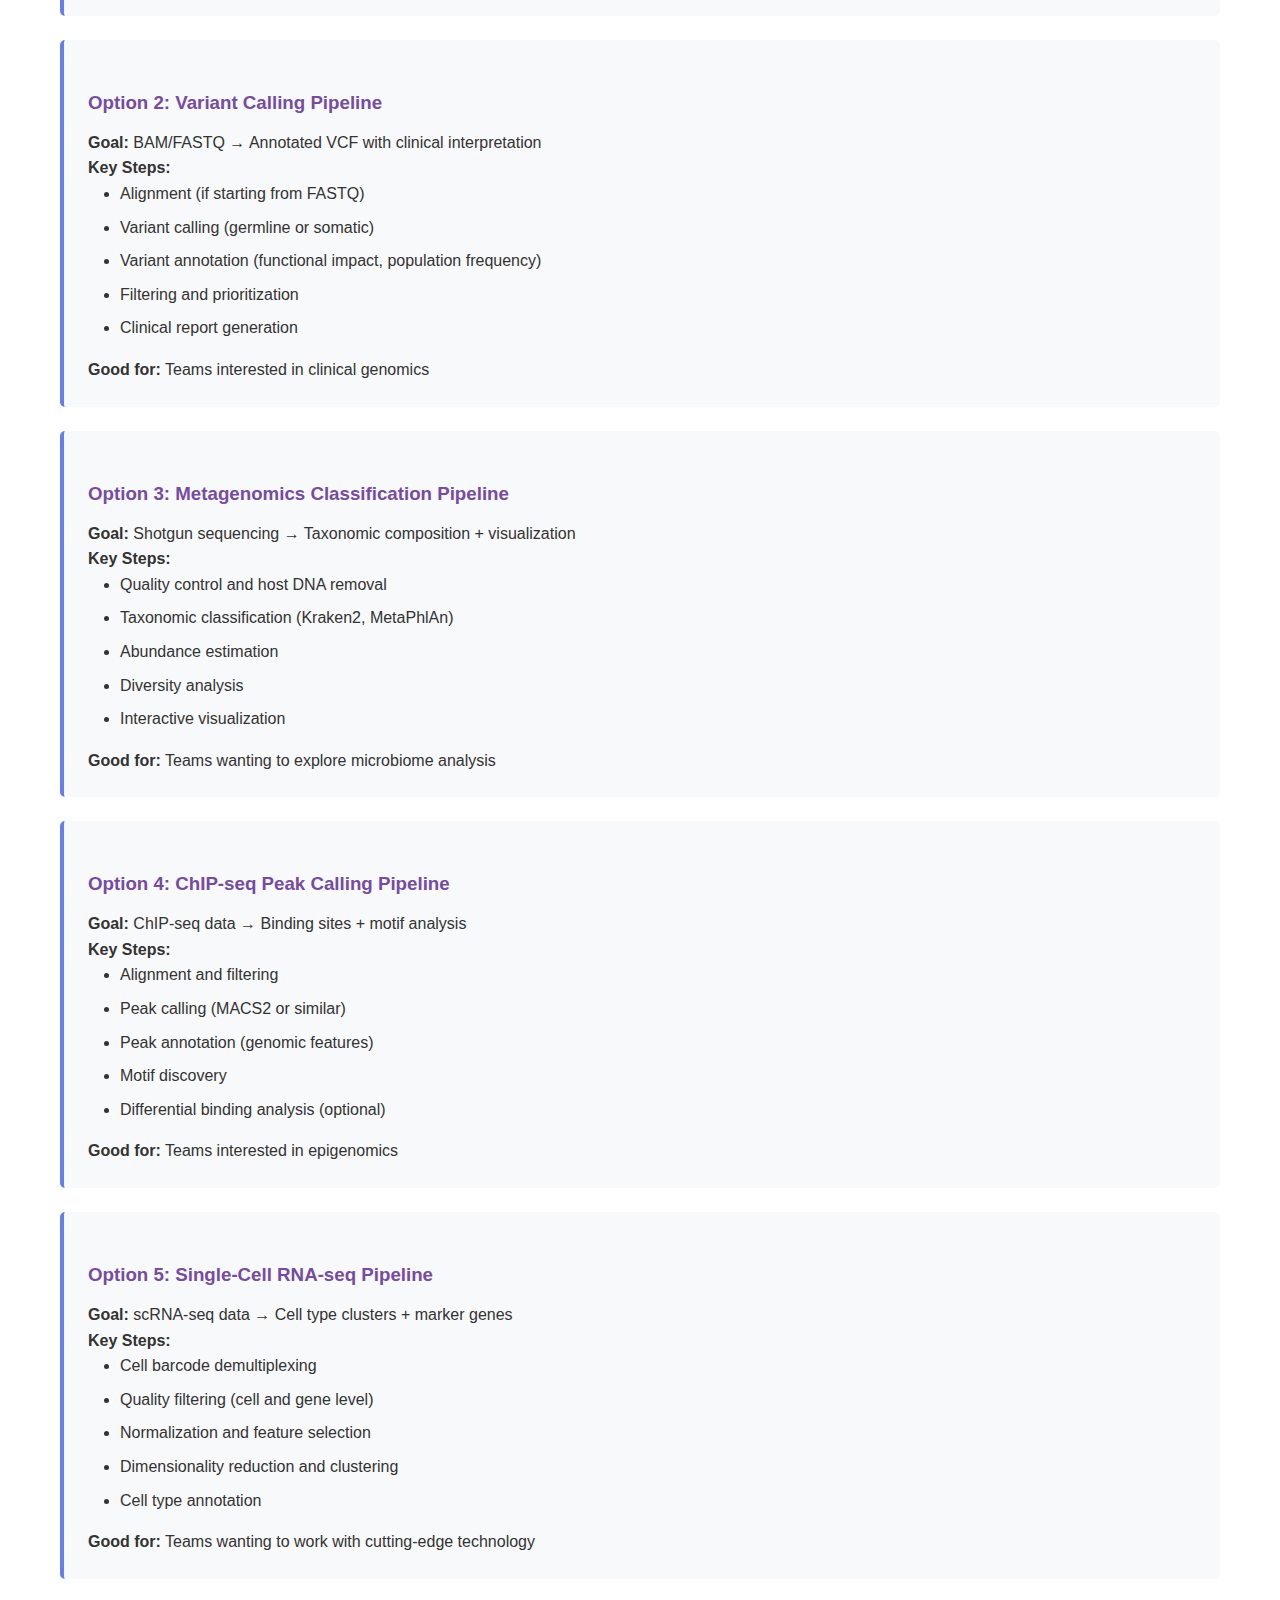
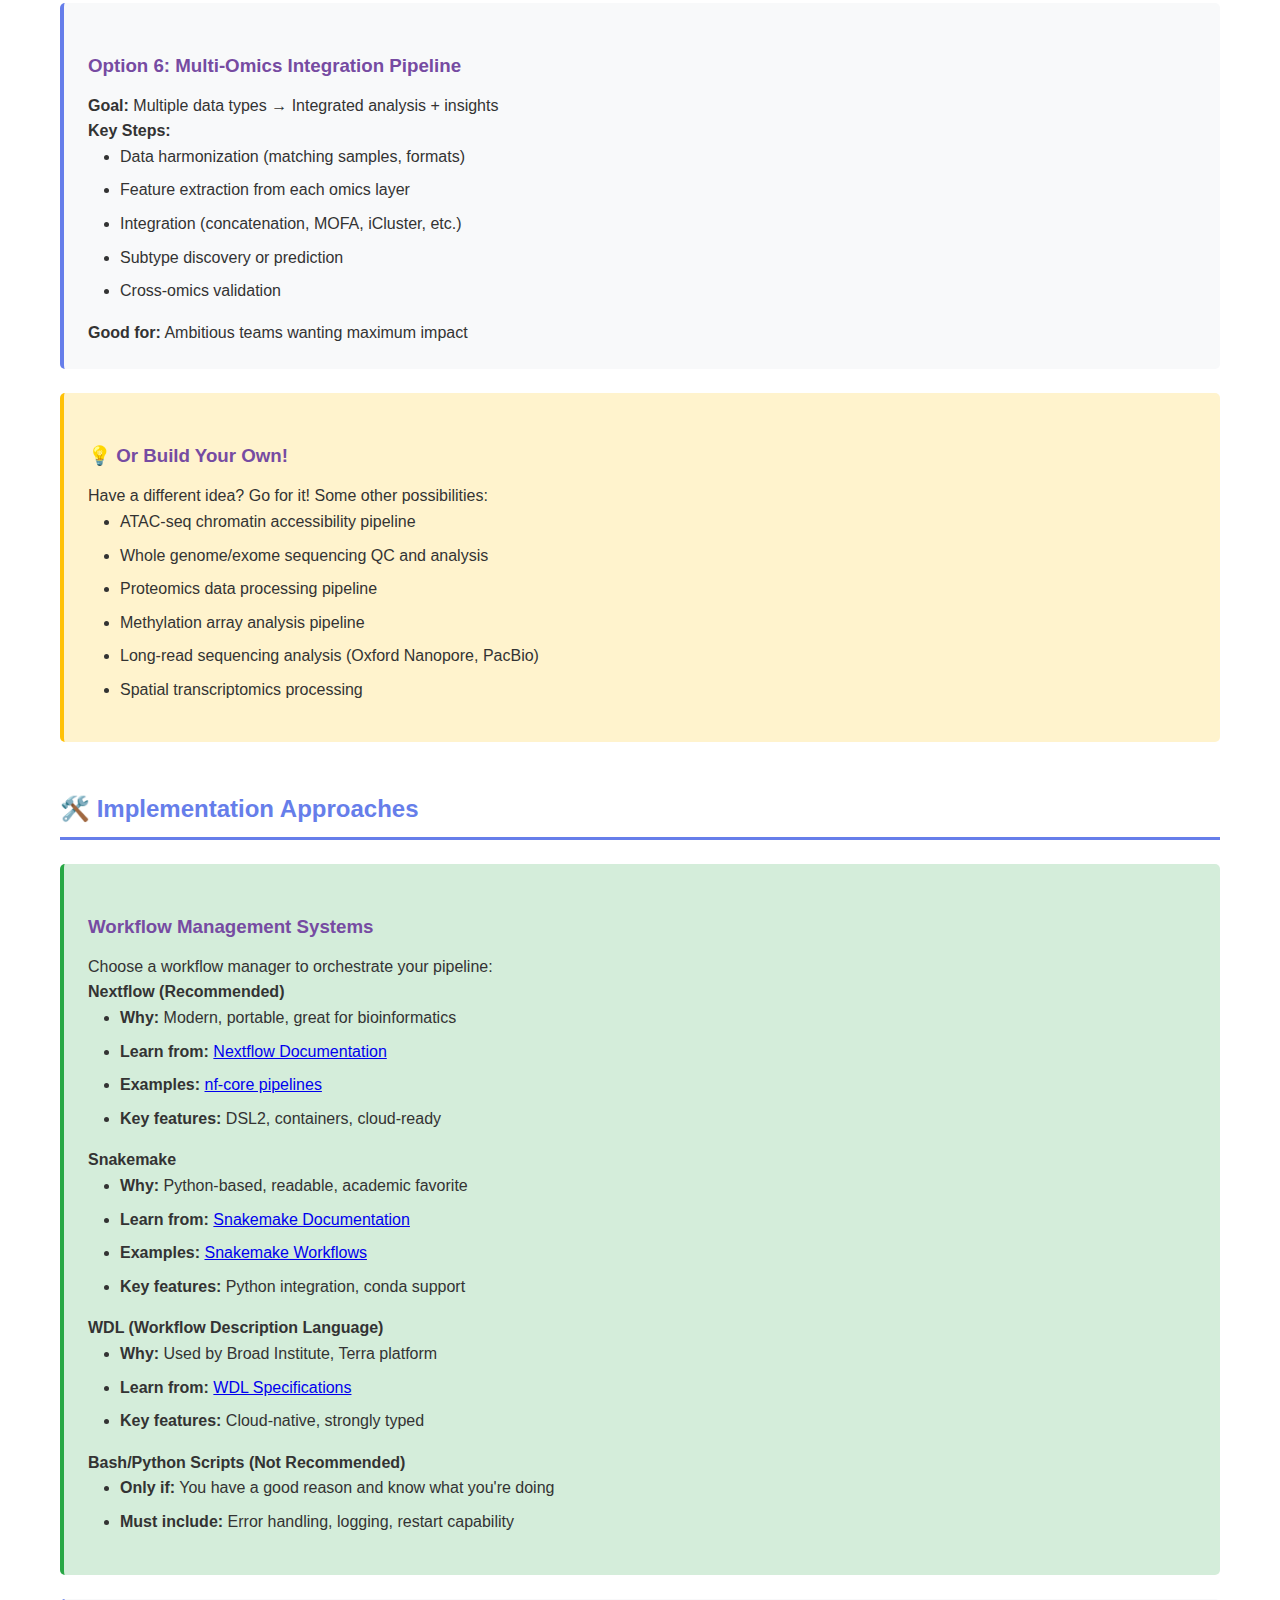
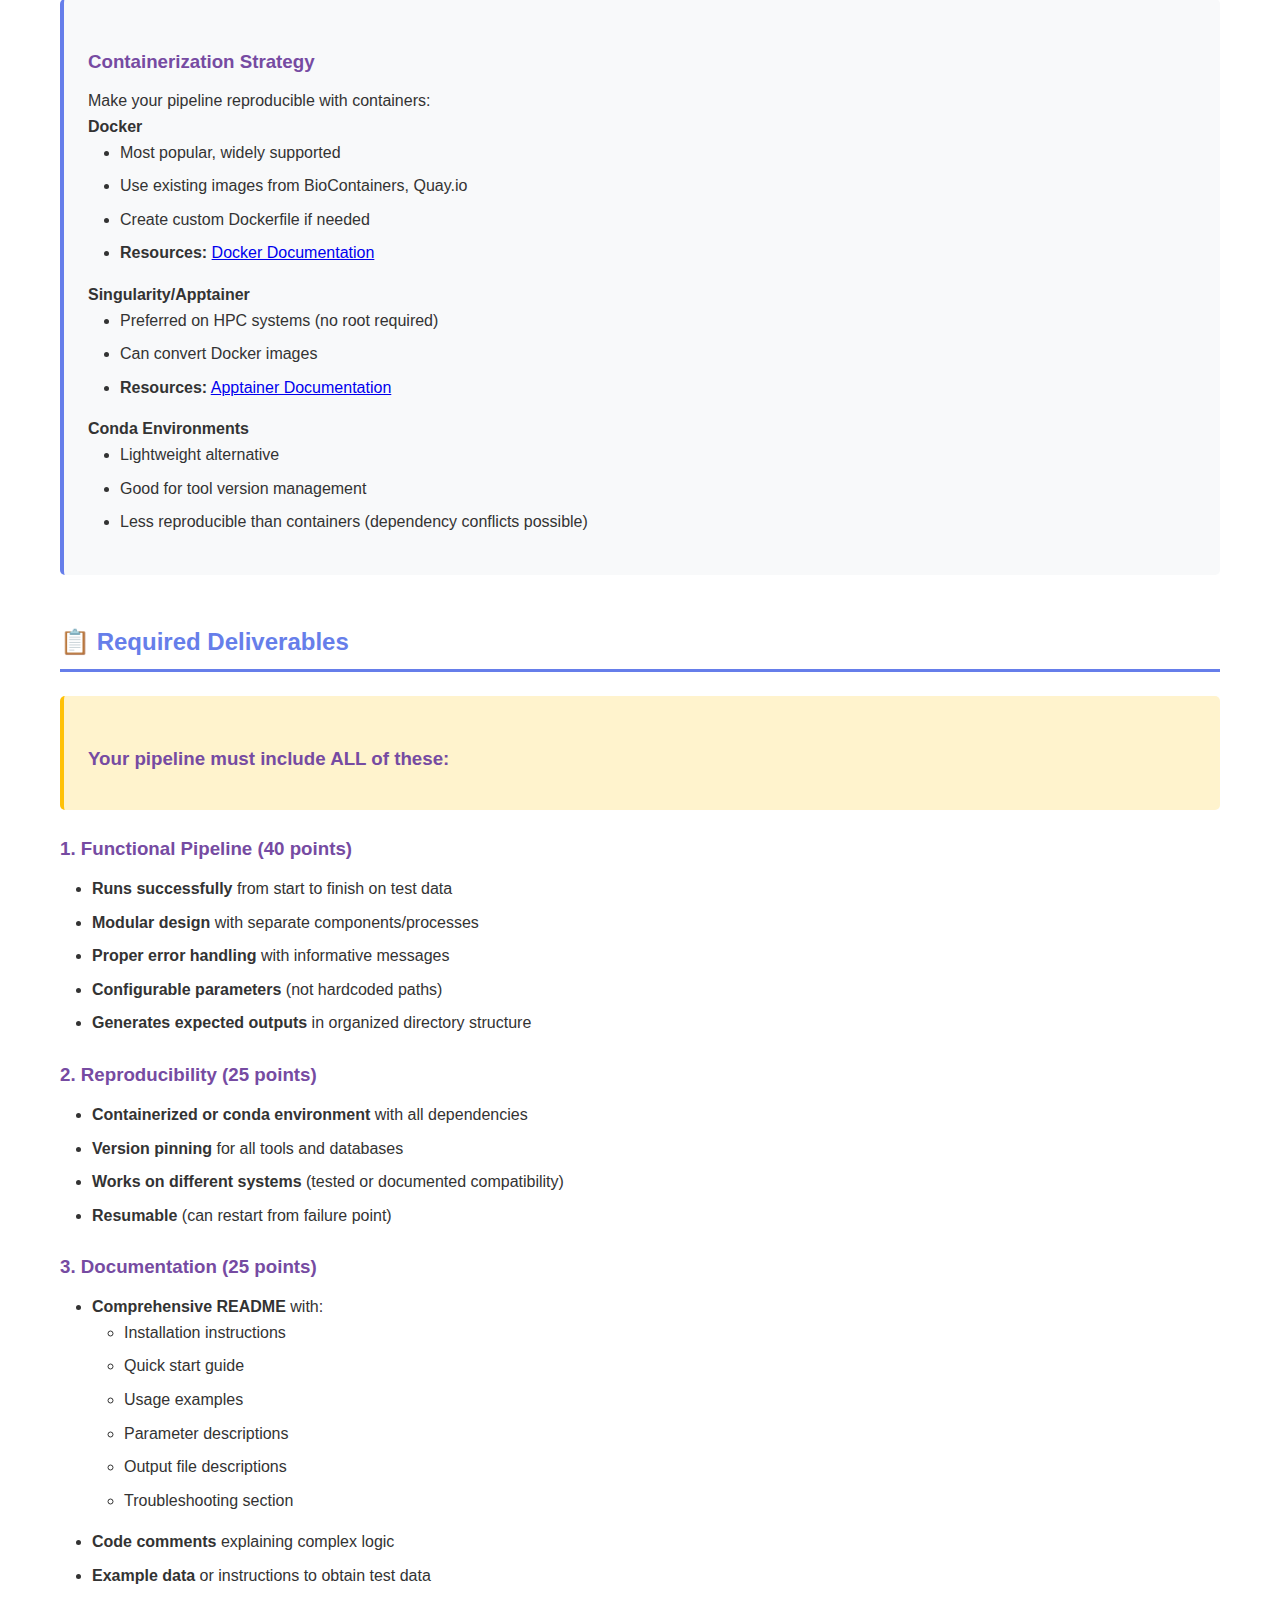
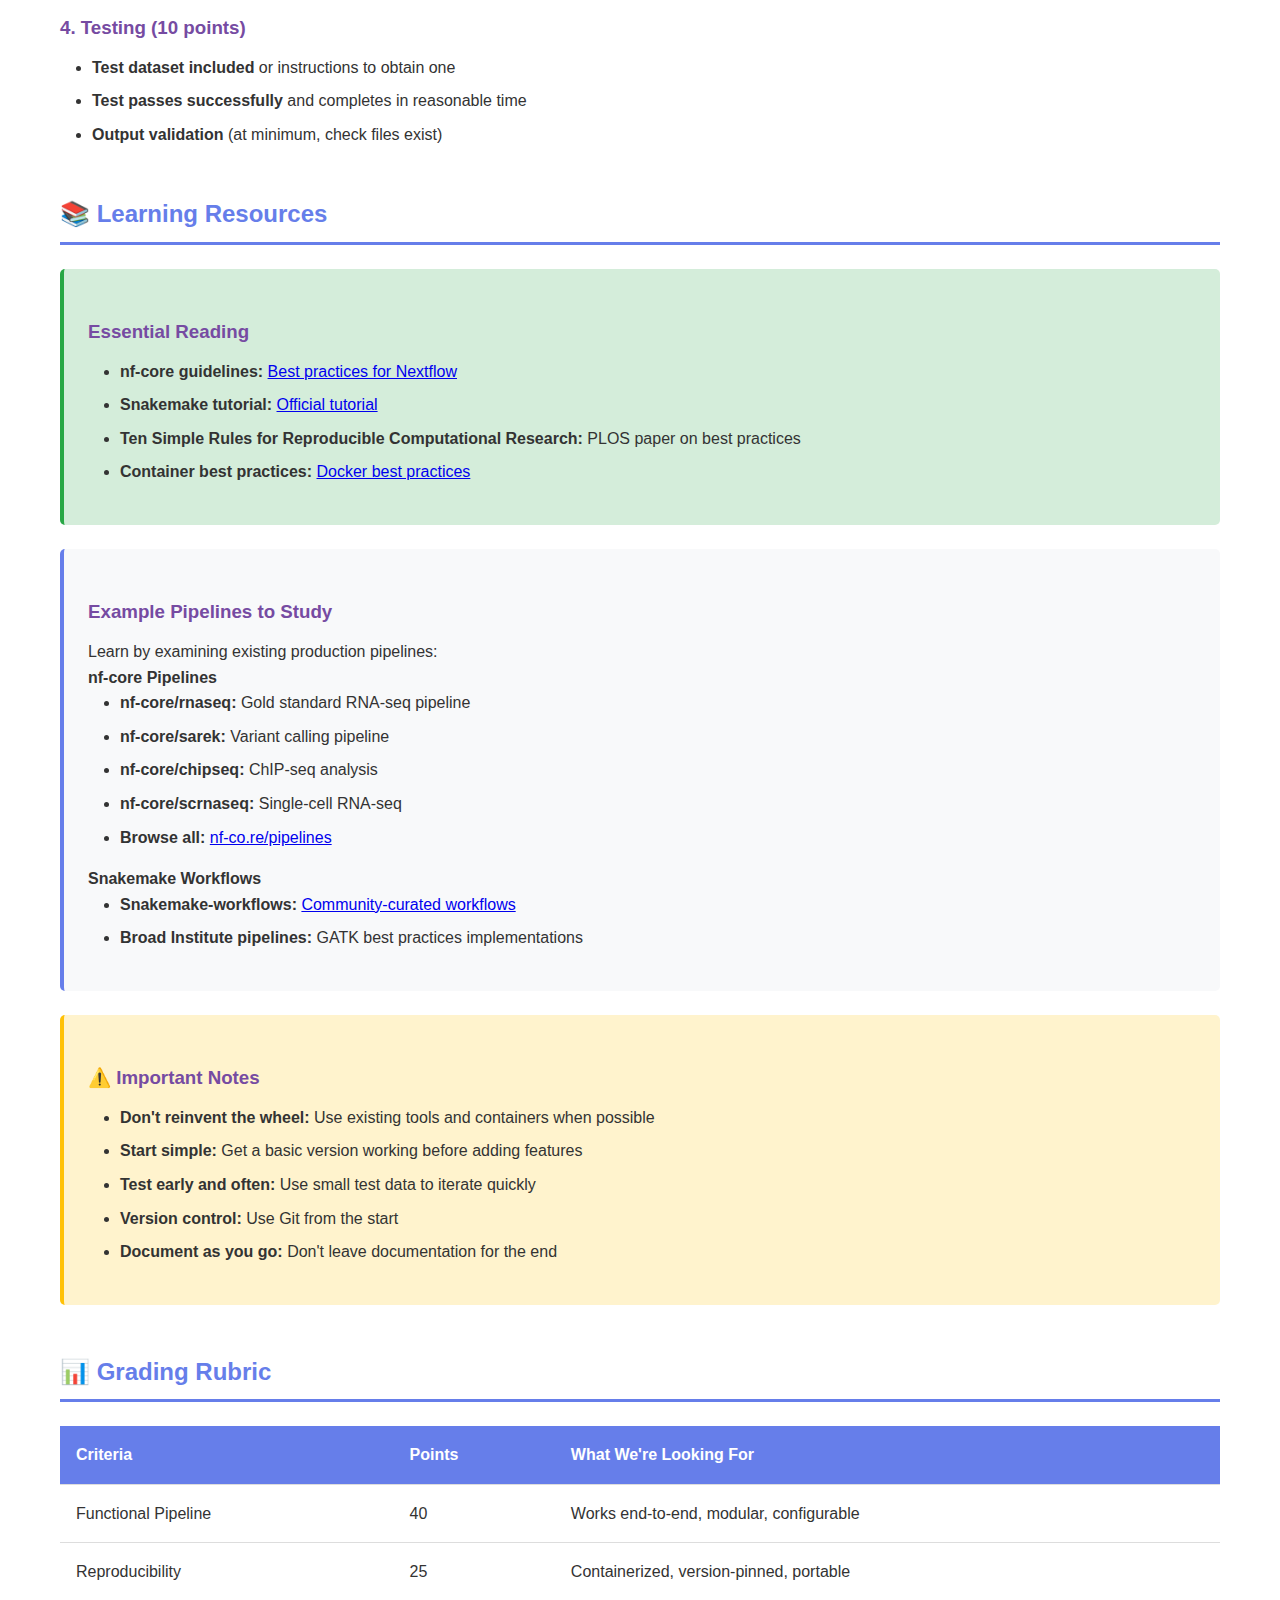
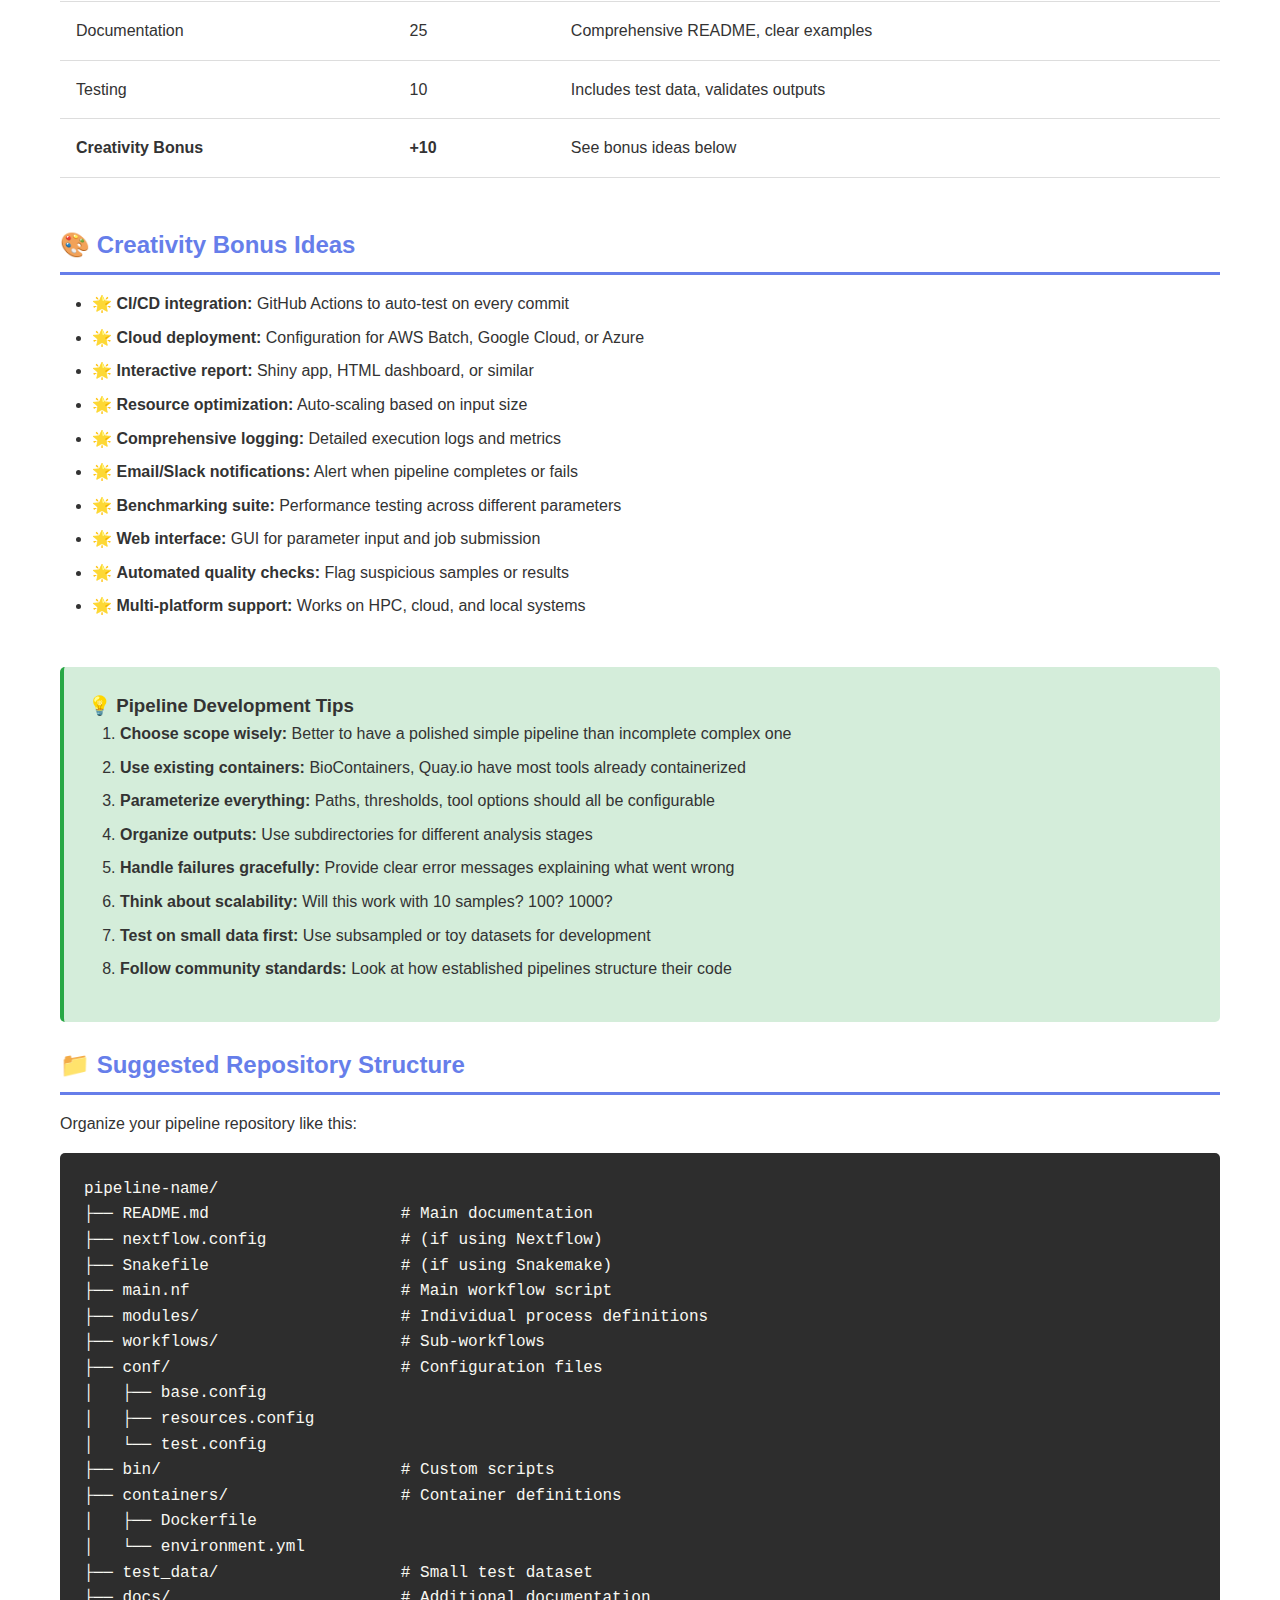
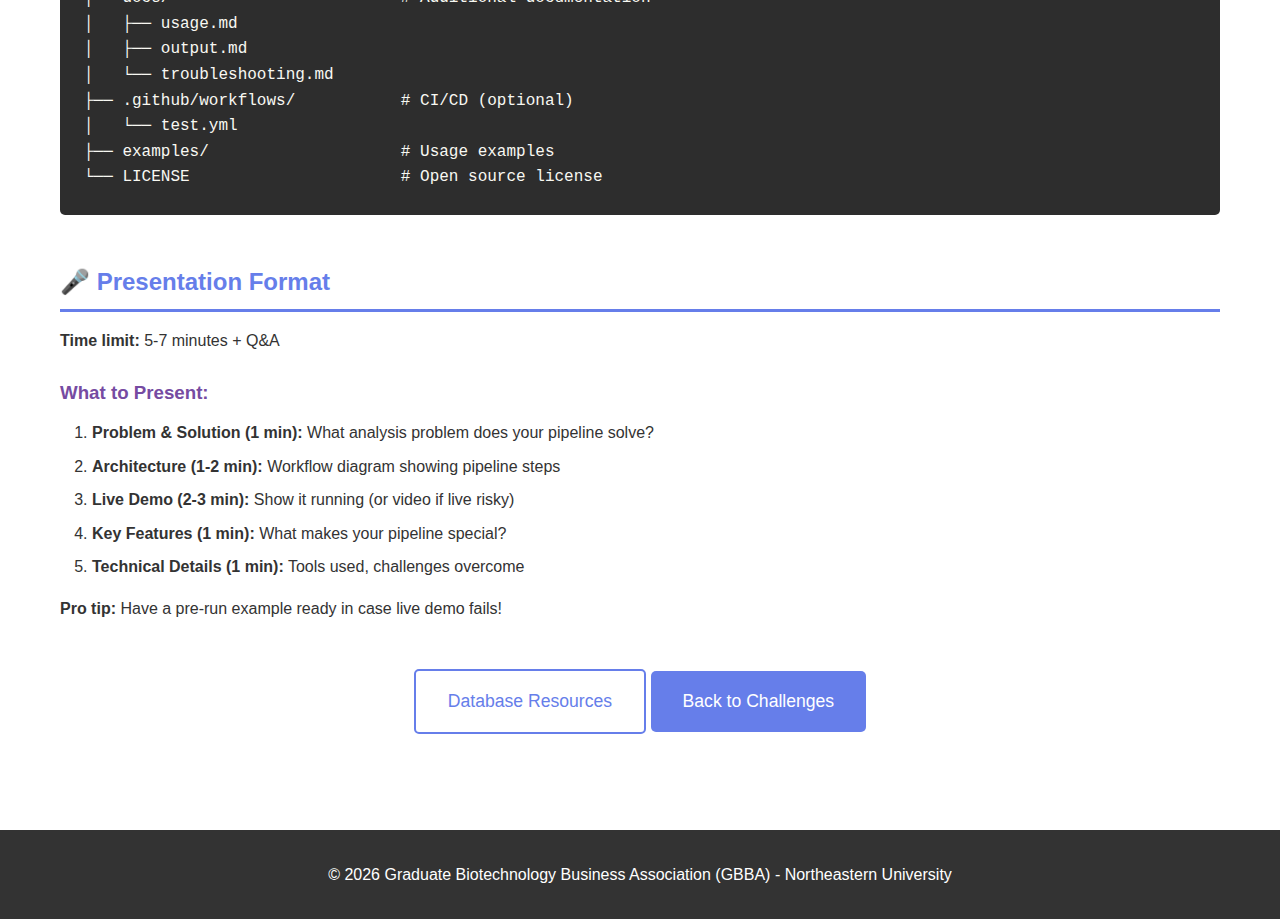
<file: challenges/challenge5.html>
<!DOCTYPE html>
<html lang="en">
<head>
    <meta charset="UTF-8">
    <meta name="viewport" content="width=device-width, initial-scale=1.0">
    <title>Challenge 5: Build Your Pipeline | GBBA BioHack 2026</title>
    <link rel="stylesheet" href="../css/style.css">
</head>
<body>
    <header>
        <div class="container">
            <div class="header-content">
                <div class="logo">
                    <h1>🧬 GBBA BioHack 2026</h1>
                    <p>Innovate. Analyze. Transform.</p>
                </div>
                <div class="event-details">
                    <h3>January 22-23, 2026</h3>
                    <p><a href="../index.html" style="color: #764ba2; text-decoration: none;">← Back to Home</a></p>
                </div>
            </div>
        </div>
    </header>

    <section class="challenge-header">
        <div class="container">
            <span class="difficulty advanced">🔴 Advanced</span>
            <h1>⚙️ Challenge 5: Build a Production Pipeline</h1>
            <div class="challenge-meta">
                <div class="meta-item"><span>⏱️ Time: 7-8 hours</span></div>
                <div class="meta-item"><span>👥 Team: 2-4 people</span></div>
                <div class="meta-item"><span>🏆 Points: 100</span></div>
            </div>
        </div>
    </section>

    <section class="challenge-content">
        <div class="container">
            <a href="../index.html#challenges" class="back-link">← Back to Challenges</a>

            <div class="content-section">
                <h2>🎯 Challenge Overview</h2>
                <p>Build a <strong>production-ready, automated bioinformatics pipeline</strong> that solves a real analysis problem. Your pipeline should be reproducible, well-documented, and easy for others to use. This is your chance to create something that could actually be deployed in a research or clinical setting.</p>
            </div>

            <div class="info-box">
                <h3>What Makes a Great Pipeline?</h3>
                <p>A production pipeline should be:</p>
                <ul>
                    <li>✅ <strong>Automated</strong> - Runs from start to finish with minimal manual intervention</li>
                    <li>✅ <strong>Reproducible</strong> - Same inputs always produce same outputs</li>
                    <li>✅ <strong>Portable</strong> - Works on different systems and platforms</li>
                    <li>✅ <strong>Well-documented</strong> - Anyone can understand and use it</li>
                    <li>✅ <strong>Error-handling</strong> - Fails gracefully with clear error messages</li>
                    <li>✅ <strong>Scalable</strong> - Can handle different dataset sizes</li>
                </ul>
            </div>

            <div class="content-section">
                <h2>🎨 Pipeline Ideas</h2>
                
                <div class="success-box">
                    <h3>Choose Your Adventure</h3>
                    <p>Select ONE pipeline type to build. Pick something that interests your team and matches your skill level:</p>
                </div>

                <div class="info-box">
                    <h3>Option 1: RNA-seq Analysis Pipeline</h3>
                    <p><strong>Goal:</strong> Raw FASTQ → Gene counts + QC report</p>
                    <p><strong>Key Steps:</strong></p>
                    <ul>
                        <li>Quality control (FastQC)</li>
                        <li>Adapter trimming</li>
                        <li>Alignment to reference genome</li>
                        <li>Gene quantification</li>
                        <li>Quality report generation</li>
                    </ul>
                    <p><strong>Good for:</strong> Teams wanting to focus on workflow orchestration</p>
                </div>

                <div class="info-box">
                    <h3>Option 2: Variant Calling Pipeline</h3>
                    <p><strong>Goal:</strong> BAM/FASTQ → Annotated VCF with clinical interpretation</p>
                    <p><strong>Key Steps:</strong></p>
                    <ul>
                        <li>Alignment (if starting from FASTQ)</li>
                        <li>Variant calling (germline or somatic)</li>
                        <li>Variant annotation (functional impact, population frequency)</li>
                        <li>Filtering and prioritization</li>
                        <li>Clinical report generation</li>
                    </ul>
                    <p><strong>Good for:</strong> Teams interested in clinical genomics</p>
                </div>

                <div class="info-box">
                    <h3>Option 3: Metagenomics Classification Pipeline</h3>
                    <p><strong>Goal:</strong> Shotgun sequencing → Taxonomic composition + visualization</p>
                    <p><strong>Key Steps:</strong></p>
                    <ul>
                        <li>Quality control and host DNA removal</li>
                        <li>Taxonomic classification (Kraken2, MetaPhlAn)</li>
                        <li>Abundance estimation</li>
                        <li>Diversity analysis</li>
                        <li>Interactive visualization</li>
                    </ul>
                    <p><strong>Good for:</strong> Teams wanting to explore microbiome analysis</p>
                </div>

                <div class="info-box">
                    <h3>Option 4: ChIP-seq Peak Calling Pipeline</h3>
                    <p><strong>Goal:</strong> ChIP-seq data → Binding sites + motif analysis</p>
                    <p><strong>Key Steps:</strong></p>
                    <ul>
                        <li>Alignment and filtering</li>
                        <li>Peak calling (MACS2 or similar)</li>
                        <li>Peak annotation (genomic features)</li>
                        <li>Motif discovery</li>
                        <li>Differential binding analysis (optional)</li>
                    </ul>
                    <p><strong>Good for:</strong> Teams interested in epigenomics</p>
                </div>

                <div class="info-box">
                    <h3>Option 5: Single-Cell RNA-seq Pipeline</h3>
                    <p><strong>Goal:</strong> scRNA-seq data → Cell type clusters + marker genes</p>
                    <p><strong>Key Steps:</strong></p>
                    <ul>
                        <li>Cell barcode demultiplexing</li>
                        <li>Quality filtering (cell and gene level)</li>
                        <li>Normalization and feature selection</li>
                        <li>Dimensionality reduction and clustering</li>
                        <li>Cell type annotation</li>
                    </ul>
                    <p><strong>Good for:</strong> Teams wanting to work with cutting-edge technology</p>
                </div>

                <div class="info-box">
                    <h3>Option 6: Multi-Omics Integration Pipeline</h3>
                    <p><strong>Goal:</strong> Multiple data types → Integrated analysis + insights</p>
                    <p><strong>Key Steps:</strong></p>
                    <ul>
                        <li>Data harmonization (matching samples, formats)</li>
                        <li>Feature extraction from each omics layer</li>
                        <li>Integration (concatenation, MOFA, iCluster, etc.)</li>
                        <li>Subtype discovery or prediction</li>
                        <li>Cross-omics validation</li>
                    </ul>
                    <p><strong>Good for:</strong> Ambitious teams wanting maximum impact</p>
                </div>

                <div class="warning-box">
                    <h3>💡 Or Build Your Own!</h3>
                    <p>Have a different idea? Go for it! Some other possibilities:</p>
                    <ul>
                        <li>ATAC-seq chromatin accessibility pipeline</li>
                        <li>Whole genome/exome sequencing QC and analysis</li>
                        <li>Proteomics data processing pipeline</li>
                        <li>Methylation array analysis pipeline</li>
                        <li>Long-read sequencing analysis (Oxford Nanopore, PacBio)</li>
                        <li>Spatial transcriptomics processing</li>
                    </ul>
                </div>
            </div>

            <div class="content-section">
                <h2>🛠️ Implementation Approaches</h2>
                
                <div class="success-box">
                    <h3>Workflow Management Systems</h3>
                    <p>Choose a workflow manager to orchestrate your pipeline:</p>
                    
                    <h4>Nextflow (Recommended)</h4>
                    <ul>
                        <li><strong>Why:</strong> Modern, portable, great for bioinformatics</li>
                        <li><strong>Learn from:</strong> <a href="https://www.nextflow.io/docs/latest/" target="_blank">Nextflow Documentation</a></li>
                        <li><strong>Examples:</strong> <a href="https://github.com/nf-core" target="_blank">nf-core pipelines</a></li>
                        <li><strong>Key features:</strong> DSL2, containers, cloud-ready</li>
                    </ul>

                    <h4>Snakemake</h4>
                    <ul>
                        <li><strong>Why:</strong> Python-based, readable, academic favorite</li>
                        <li><strong>Learn from:</strong> <a href="https://snakemake.readthedocs.io/" target="_blank">Snakemake Documentation</a></li>
                        <li><strong>Examples:</strong> <a href="https://github.com/snakemake-workflows" target="_blank">Snakemake Workflows</a></li>
                        <li><strong>Key features:</strong> Python integration, conda support</li>
                    </ul>

                    <h4>WDL (Workflow Description Language)</h4>
                    <ul>
                        <li><strong>Why:</strong> Used by Broad Institute, Terra platform</li>
                        <li><strong>Learn from:</strong> <a href="https://github.com/openwdl/wdl" target="_blank">WDL Specifications</a></li>
                        <li><strong>Key features:</strong> Cloud-native, strongly typed</li>
                    </ul>

                    <h4>Bash/Python Scripts (Not Recommended)</h4>
                    <ul>
                        <li><strong>Only if:</strong> You have a good reason and know what you're doing</li>
                        <li><strong>Must include:</strong> Error handling, logging, restart capability</li>
                    </ul>
                </div>

                <div class="info-box">
                    <h3>Containerization Strategy</h3>
                    <p>Make your pipeline reproducible with containers:</p>
                    
                    <h4>Docker</h4>
                    <ul>
                        <li>Most popular, widely supported</li>
                        <li>Use existing images from BioContainers, Quay.io</li>
                        <li>Create custom Dockerfile if needed</li>
                        <li><strong>Resources:</strong> <a href="https://docs.docker.com/" target="_blank">Docker Documentation</a></li>
                    </ul>

                    <h4>Singularity/Apptainer</h4>
                    <ul>
                        <li>Preferred on HPC systems (no root required)</li>
                        <li>Can convert Docker images</li>
                        <li><strong>Resources:</strong> <a href="https://apptainer.org/docs/" target="_blank">Apptainer Documentation</a></li>
                    </ul>

                    <h4>Conda Environments</h4>
                    <ul>
                        <li>Lightweight alternative</li>
                        <li>Good for tool version management</li>
                        <li>Less reproducible than containers (dependency conflicts possible)</li>
                    </ul>
                </div>
            </div>

            <div class="content-section">
                <h2>📋 Required Deliverables</h2>
                
                <div class="warning-box">
                    <h3>Your pipeline must include ALL of these:</h3>
                </div>

                <h3>1. Functional Pipeline (40 points)</h3>
                <ul>
                    <li><strong>Runs successfully</strong> from start to finish on test data</li>
                    <li><strong>Modular design</strong> with separate components/processes</li>
                    <li><strong>Proper error handling</strong> with informative messages</li>
                    <li><strong>Configurable parameters</strong> (not hardcoded paths)</li>
                    <li><strong>Generates expected outputs</strong> in organized directory structure</li>
                </ul>

                <h3>2. Reproducibility (25 points)</h3>
                <ul>
                    <li><strong>Containerized or conda environment</strong> with all dependencies</li>
                    <li><strong>Version pinning</strong> for all tools and databases</li>
                    <li><strong>Works on different systems</strong> (tested or documented compatibility)</li>
                    <li><strong>Resumable</strong> (can restart from failure point)</li>
                </ul>

                <h3>3. Documentation (25 points)</h3>
                <ul>
                    <li><strong>Comprehensive README</strong> with:
                        <ul>
                            <li>Installation instructions</li>
                            <li>Quick start guide</li>
                            <li>Usage examples</li>
                            <li>Parameter descriptions</li>
                            <li>Output file descriptions</li>
                            <li>Troubleshooting section</li>
                        </ul>
                    </li>
                    <li><strong>Code comments</strong> explaining complex logic</li>
                    <li><strong>Example data</strong> or instructions to obtain test data</li>
                </ul>

                <h3>4. Testing (10 points)</h3>
                <ul>
                    <li><strong>Test dataset included</strong> or instructions to obtain one</li>
                    <li><strong>Test passes successfully</strong> and completes in reasonable time</li>
                    <li><strong>Output validation</strong> (at minimum, check files exist)</li>
                </ul>
            </div>

            <div class="content-section">
                <h2>📚 Learning Resources</h2>
                
                <div class="success-box">
                    <h3>Essential Reading</h3>
                    <ul>
                        <li><strong>nf-core guidelines:</strong> <a href="https://nf-co.re/docs/contributing/guidelines" target="_blank">Best practices for Nextflow</a></li>
                        <li><strong>Snakemake tutorial:</strong> <a href="https://snakemake.readthedocs.io/en/stable/tutorial/tutorial.html" target="_blank">Official tutorial</a></li>
                        <li><strong>Ten Simple Rules for Reproducible Computational Research:</strong> PLOS paper on best practices</li>
                        <li><strong>Container best practices:</strong> <a href="https://docs.docker.com/develop/dev-best-practices/" target="_blank">Docker best practices</a></li>
                    </ul>
                </div>

                <div class="info-box">
                    <h3>Example Pipelines to Study</h3>
                    <p>Learn by examining existing production pipelines:</p>
                    
                    <h4>nf-core Pipelines</h4>
                    <ul>
                        <li><strong>nf-core/rnaseq:</strong> Gold standard RNA-seq pipeline</li>
                        <li><strong>nf-core/sarek:</strong> Variant calling pipeline</li>
                        <li><strong>nf-core/chipseq:</strong> ChIP-seq analysis</li>
                        <li><strong>nf-core/scrnaseq:</strong> Single-cell RNA-seq</li>
                        <li><strong>Browse all:</strong> <a href="https://nf-co.re/pipelines" target="_blank">nf-co.re/pipelines</a></li>
                    </ul>

                    <h4>Snakemake Workflows</h4>
                    <ul>
                        <li><strong>Snakemake-workflows:</strong> <a href="https://github.com/snakemake-workflows" target="_blank">Community-curated workflows</a></li>
                        <li><strong>Broad Institute pipelines:</strong> GATK best practices implementations</li>
                    </ul>
                </div>

                <div class="warning-box">
                    <h3>⚠️ Important Notes</h3>
                    <ul>
                        <li><strong>Don't reinvent the wheel:</strong> Use existing tools and containers when possible</li>
                        <li><strong>Start simple:</strong> Get a basic version working before adding features</li>
                        <li><strong>Test early and often:</strong> Use small test data to iterate quickly</li>
                        <li><strong>Version control:</strong> Use Git from the start</li>
                        <li><strong>Document as you go:</strong> Don't leave documentation for the end</li>
                    </ul>
                </div>
            </div>

            <div class="content-section">
                <h2>📊 Grading Rubric</h2>
                <table>
                    <tr><th>Criteria</th><th>Points</th><th>What We're Looking For</th></tr>
                    <tr><td>Functional Pipeline</td><td>40</td><td>Works end-to-end, modular, configurable</td></tr>
                    <tr><td>Reproducibility</td><td>25</td><td>Containerized, version-pinned, portable</td></tr>
                    <tr><td>Documentation</td><td>25</td><td>Comprehensive README, clear examples</td></tr>
                    <tr><td>Testing</td><td>10</td><td>Includes test data, validates outputs</td></tr>
                    <tr><td><strong>Creativity Bonus</strong></td><td><strong>+10</strong></td><td>See bonus ideas below</td></tr>
                </table>
            </div>

            <div class="content-section">
                <h2>🎨 Creativity Bonus Ideas</h2>
                <ul>
                    <li>🌟 <strong>CI/CD integration:</strong> GitHub Actions to auto-test on every commit</li>
                    <li>🌟 <strong>Cloud deployment:</strong> Configuration for AWS Batch, Google Cloud, or Azure</li>
                    <li>🌟 <strong>Interactive report:</strong> Shiny app, HTML dashboard, or similar</li>
                    <li>🌟 <strong>Resource optimization:</strong> Auto-scaling based on input size</li>
                    <li>🌟 <strong>Comprehensive logging:</strong> Detailed execution logs and metrics</li>
                    <li>🌟 <strong>Email/Slack notifications:</strong> Alert when pipeline completes or fails</li>
                    <li>🌟 <strong>Benchmarking suite:</strong> Performance testing across different parameters</li>
                    <li>🌟 <strong>Web interface:</strong> GUI for parameter input and job submission</li>
                    <li>🌟 <strong>Automated quality checks:</strong> Flag suspicious samples or results</li>
                    <li>🌟 <strong>Multi-platform support:</strong> Works on HPC, cloud, and local systems</li>
                </ul>
            </div>

            <div class="success-box">
                <h3>💡 Pipeline Development Tips</h3>
                <ol>
                    <li><strong>Choose scope wisely:</strong> Better to have a polished simple pipeline than incomplete complex one</li>
                    <li><strong>Use existing containers:</strong> BioContainers, Quay.io have most tools already containerized</li>
                    <li><strong>Parameterize everything:</strong> Paths, thresholds, tool options should all be configurable</li>
                    <li><strong>Organize outputs:</strong> Use subdirectories for different analysis stages</li>
                    <li><strong>Handle failures gracefully:</strong> Provide clear error messages explaining what went wrong</li>
                    <li><strong>Think about scalability:</strong> Will this work with 10 samples? 100? 1000?</li>
                    <li><strong>Test on small data first:</strong> Use subsampled or toy datasets for development</li>
                    <li><strong>Follow community standards:</strong> Look at how established pipelines structure their code</li>
                </ol>
            </div>

            <div class="content-section">
                <h2>📁 Suggested Repository Structure</h2>
                <p>Organize your pipeline repository like this:</p>
                <pre><code>pipeline-name/
├── README.md                    # Main documentation
├── nextflow.config              # (if using Nextflow)
├── Snakefile                    # (if using Snakemake)
├── main.nf                      # Main workflow script
├── modules/                     # Individual process definitions
├── workflows/                   # Sub-workflows
├── conf/                        # Configuration files
│   ├── base.config
│   ├── resources.config
│   └── test.config
├── bin/                         # Custom scripts
├── containers/                  # Container definitions
│   ├── Dockerfile
│   └── environment.yml
├── test_data/                   # Small test dataset
├── docs/                        # Additional documentation
│   ├── usage.md
│   ├── output.md
│   └── troubleshooting.md
├── .github/workflows/           # CI/CD (optional)
│   └── test.yml
├── examples/                    # Usage examples
└── LICENSE                      # Open source license</code></pre>
            </div>

            <div class="content-section">
                <h2>🎤 Presentation Format</h2>
                <p><strong>Time limit:</strong> 5-7 minutes + Q&A</p>
                
                <h3>What to Present:</h3>
                <ol>
                    <li><strong>Problem & Solution (1 min):</strong> What analysis problem does your pipeline solve?</li>
                    <li><strong>Architecture (1-2 min):</strong> Workflow diagram showing pipeline steps</li>
                    <li><strong>Live Demo (2-3 min):</strong> Show it running (or video if live risky)</li>
                    <li><strong>Key Features (1 min):</strong> What makes your pipeline special?</li>
                    <li><strong>Technical Details (1 min):</strong> Tools used, challenges overcome</li>
                </ol>

                <p><strong>Pro tip:</strong> Have a pre-run example ready in case live demo fails!</p>
            </div>

            <div style="text-align: center; margin: 3rem 0;">
                <a href="../databases.html" class="btn btn-secondary">Database Resources</a>
                <a href="../index.html#challenges" class="btn btn-primary">Back to Challenges</a>
            </div>
        </div>
    </section>

    <footer>
        <div class="container">
            <p>&copy; 2026 Graduate Biotechnology Business Association (GBBA) - Northeastern University</p>
        </div>
    </footer>
</body>
</html>
</file>
<file: css/style.css>
/* Global Styles */
* {
    margin: 0;
    padding: 0;
    box-sizing: border-box;
}

body {
    font-family: 'Segoe UI', Tahoma, Geneva, Verdana, sans-serif;
    line-height: 1.6;
    color: #333;
    background: linear-gradient(135deg, #667eea 0%, #764ba2 100%);
}

.container {
    max-width: 1200px;
    margin: 0 auto;
    padding: 0 20px;
}

/* Header */
header {
    background: rgba(255, 255, 255, 0.95);
    padding: 2rem 0;
    box-shadow: 0 2px 10px rgba(0,0,0,0.1);
}

.header-content {
    display: flex;
    justify-content: space-between;
    align-items: center;
    flex-wrap: wrap;
}

.logo h1 {
    color: #667eea;
    font-size: 2.5rem;
    font-weight: bold;
}

.logo p {
    color: #666;
    font-size: 1.1rem;
}

.event-details {
    text-align: right;
}

.event-details h3 {
    color: #764ba2;
    margin-bottom: 0.5rem;
}

.event-details p {
    color: #666;
}

/* Hero Section */
.hero {
    background: white;
    padding: 4rem 0;
    text-align: center;
}

.hero h2 {
    font-size: 2.5rem;
    color: #333;
    margin-bottom: 1rem;
}

.hero p {
    font-size: 1.2rem;
    color: #666;
    max-width: 800px;
    margin: 0 auto 2rem;
}

/* Countdown */
.countdown {
    display: flex;
    justify-content: center;
    gap: 2rem;
    margin: 2rem 0;
}

.countdown-item {
    background: linear-gradient(135deg, #667eea 0%, #764ba2 100%);
    color: white;
    padding: 1.5rem;
    border-radius: 10px;
    min-width: 100px;
}

.countdown-item span {
    display: block;
    font-size: 2.5rem;
    font-weight: bold;
}

.countdown-item p {
    font-size: 0.9rem;
    color: rgba(255,255,255,0.9);
}

/* Buttons */
.cta-buttons {
    display: flex;
    gap: 1rem;
    justify-content: center;
    margin-top: 2rem;
}

.btn {
    padding: 1rem 2rem;
    border: none;
    border-radius: 5px;
    font-size: 1.1rem;
    cursor: pointer;
    text-decoration: none;
    display: inline-block;
    transition: transform 0.3s;
}

.btn:hover {
    transform: translateY(-2px);
}

.btn-primary {
    background: #667eea;
    color: white;
}

.btn-secondary {
    background: white;
    color: #667eea;
    border: 2px solid #667eea;
}

.btn-small {
    padding: 0.6rem 1.2rem;
    font-size: 0.9rem;
    margin-top: 0.5rem;
}

/* Sections */
.section {
    background: white;
    margin: 2rem 0;
    padding: 3rem 0;
}

.section-alt {
    background: #f8f9fa;
}

.section h2 {
    text-align: center;
    font-size: 2rem;
    color: #667eea;
    margin-bottom: 2rem;
}

/* Stats Grid */
.stats {
    display: grid;
    grid-template-columns: repeat(auto-fit, minmax(200px, 1fr));
    gap: 2rem;
    margin-top: 2rem;
}

.stat-card {
    text-align: center;
    padding: 2rem;
    background: white;
    border-radius: 10px;
    box-shadow: 0 2px 5px rgba(0,0,0,0.1);
}

.stat-card h3 {
    font-size: 3rem;
    color: #667eea;
    margin-bottom: 0.5rem;
}

.stat-card p {
    color: #666;
}

/* Challenge Cards */
.challenges-grid {
    display: grid;
    grid-template-columns: repeat(auto-fit, minmax(300px, 1fr));
    gap: 2rem;
    margin-top: 2rem;
}

.challenge-card {
    background: white;
    border-radius: 10px;
    padding: 2rem;
    box-shadow: 0 4px 6px rgba(0,0,0,0.1);
    transition: transform 0.3s, box-shadow 0.3s;
}

.challenge-card:hover {
    transform: translateY(-5px);
    box-shadow: 0 8px 15px rgba(0,0,0,0.2);
}

.difficulty {
    display: inline-block;
    padding: 0.3rem 0.8rem;
    border-radius: 20px;
    font-size: 0.85rem;
    font-weight: bold;
    margin-bottom: 1rem;
}

.difficulty.beginner {
    background: #28a745;
    color: white;
}

.difficulty.intermediate {
    background: #ffc107;
    color: #333;
}

.difficulty.advanced {
    background: #dc3545;
    color: white;
}

.challenge-card h3 {
    color: #333;
    margin-bottom: 1rem;
}

.challenge-card p {
    color: #666;
    margin-bottom: 1rem;
}

/* Timeline */
.timeline {
    max-width: 800px;
    margin: 0 auto;
}

.timeline-item {
    display: flex;
    gap: 2rem;
    margin-bottom: 2rem;
    position: relative;
}

.timeline-item::before {
    content: '';
    position: absolute;
    left: 80px;
    top: 30px;
    bottom: -30px;
    width: 2px;
    background: #667eea;
}

.timeline-item:last-child::before {
    display: none;
}

.timeline-date {
    min-width: 150px;
    text-align: right;
    font-weight: bold;
    color: #667eea;
}

.timeline-content {
    background: white;
    padding: 1.5rem;
    border-radius: 10px;
    box-shadow: 0 2px 5px rgba(0,0,0,0.1);
    flex: 1;
}

.timeline-content h3 {
    color: #333;
    margin-bottom: 0.5rem;
}

/* Prizes */
.prizes {
    display: grid;
    grid-template-columns: repeat(auto-fit, minmax(250px, 1fr));
    gap: 2rem;
    margin-top: 2rem;
}

.prize-card {
    text-align: center;
    padding: 2rem;
    background: linear-gradient(135deg, #667eea 0%, #764ba2 100%);
    color: white;
    border-radius: 10px;
}

.prize-card h3 {
    font-size: 3rem;
    margin-bottom: 0.5rem;
}

.prize-card p {
    font-size: 1.2rem;
}

/* Social Links */
.social-links {
    display: flex;
    justify-content: center;
    gap: 2rem;
    margin-top: 2rem;
}

.social-link {
    display: flex;
    align-items: center;
    gap: 0.5rem;
    color: #667eea;
    text-decoration: none;
    font-weight: bold;
    font-size: 1.1rem;
}

.social-link:hover {
    color: #764ba2;
}

/* Footer */
footer {
    background: #333;
    color: white;
    text-align: center;
    padding: 2rem 0;
}

/* Challenge Page Specific Styles */
.challenge-header {
    background: linear-gradient(135deg, #667eea 0%, #764ba2 100%);
    color: white;
    padding: 3rem 0;
    text-align: center;
}

.challenge-header h1 {
    font-size: 2.5rem;
    margin-bottom: 0.5rem;
}

.challenge-meta {
    display: flex;
    justify-content: center;
    gap: 2rem;
    margin-top: 1rem;
    flex-wrap: wrap;
}

.meta-item {
    display: flex;
    align-items: center;
    gap: 0.5rem;
}

.challenge-content {
    background: white;
    padding: 3rem 0;
}

.content-section {
    margin-bottom: 3rem;
}

.content-section h2 {
    color: #667eea;
    border-bottom: 3px solid #667eea;
    padding-bottom: 0.5rem;
    margin-bottom: 1rem;
}

.content-section h3 {
    color: #764ba2;
    margin-top: 1.5rem;
    margin-bottom: 0.75rem;
}

.info-box {
    background: #f8f9fa;
    border-left: 4px solid #667eea;
    padding: 1.5rem;
    margin: 1.5rem 0;
    border-radius: 5px;
}

.warning-box {
    background: #fff3cd;
    border-left: 4px solid #ffc107;
    padding: 1.5rem;
    margin: 1.5rem 0;
    border-radius: 5px;
}

.success-box {
    background: #d4edda;
    border-left: 4px solid #28a745;
    padding: 1.5rem;
    margin: 1.5rem 0;
    border-radius: 5px;
}

code {
    background: #f4f4f4;
    padding: 0.2rem 0.4rem;
    border-radius: 3px;
    font-family: 'Courier New', monospace;
}

pre {
    background: #2d2d2d;
    color: #f8f8f2;
    padding: 1.5rem;
    border-radius: 5px;
    overflow-x: auto;
    margin: 1rem 0;
}

pre code {
    background: none;
    padding: 0;
    color: #f8f8f2;
}

table {
    width: 100%;
    border-collapse: collapse;
    margin: 1.5rem 0;
}

th, td {
    padding: 1rem;
    text-align: left;
    border-bottom: 1px solid #ddd;
}

th {
    background: #667eea;
    color: white;
}

tr:hover {
    background: #f8f9fa;
}

ul, ol {
    margin-left: 2rem;
    margin-bottom: 1rem;
}

li {
    margin-bottom: 0.5rem;
}

.back-link {
    display: inline-block;
    margin-bottom: 2rem;
    color: #667eea;
    text-decoration: none;
    font-weight: bold;
}

.back-link:hover {
    color: #764ba2;
}

/* Responsive Design */
@media (max-width: 768px) {
    .header-content {
        text-align: center;
    }

    .event-details {
        text-align: center;
        margin-top: 1rem;
    }

    .countdown {
        flex-wrap: wrap;
    }

    .cta-buttons {
        flex-direction: column;
        align-items: center;
    }

    .timeline-item {
        flex-direction: column;
    }

    .timeline-date {
        text-align: left;
    }

    .timeline-item::before {
        display: none;
    }

    .challenge-meta {
        flex-direction: column;
        align-items: center;
    }

    .logo h1 {
        font-size: 2rem;
    }

    .hero h2 {
        font-size: 2rem;
    }
}
</file>
